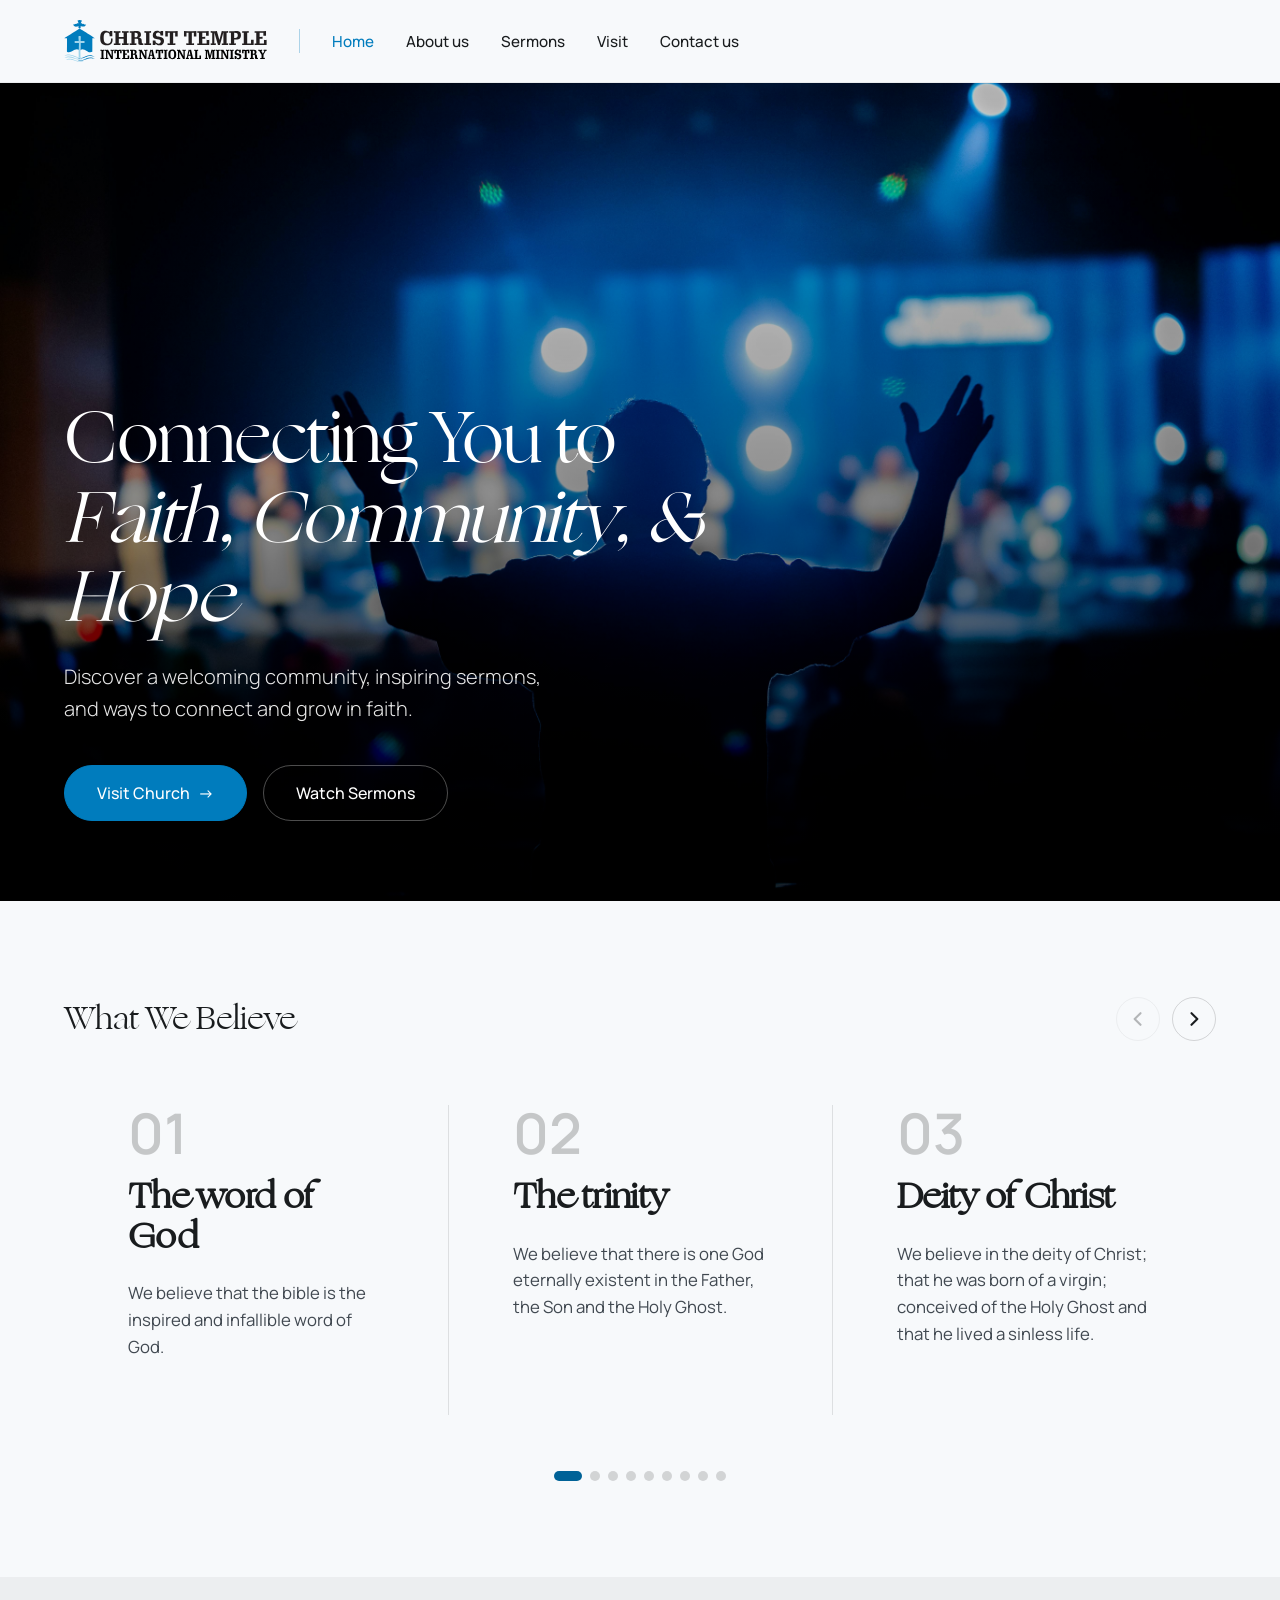
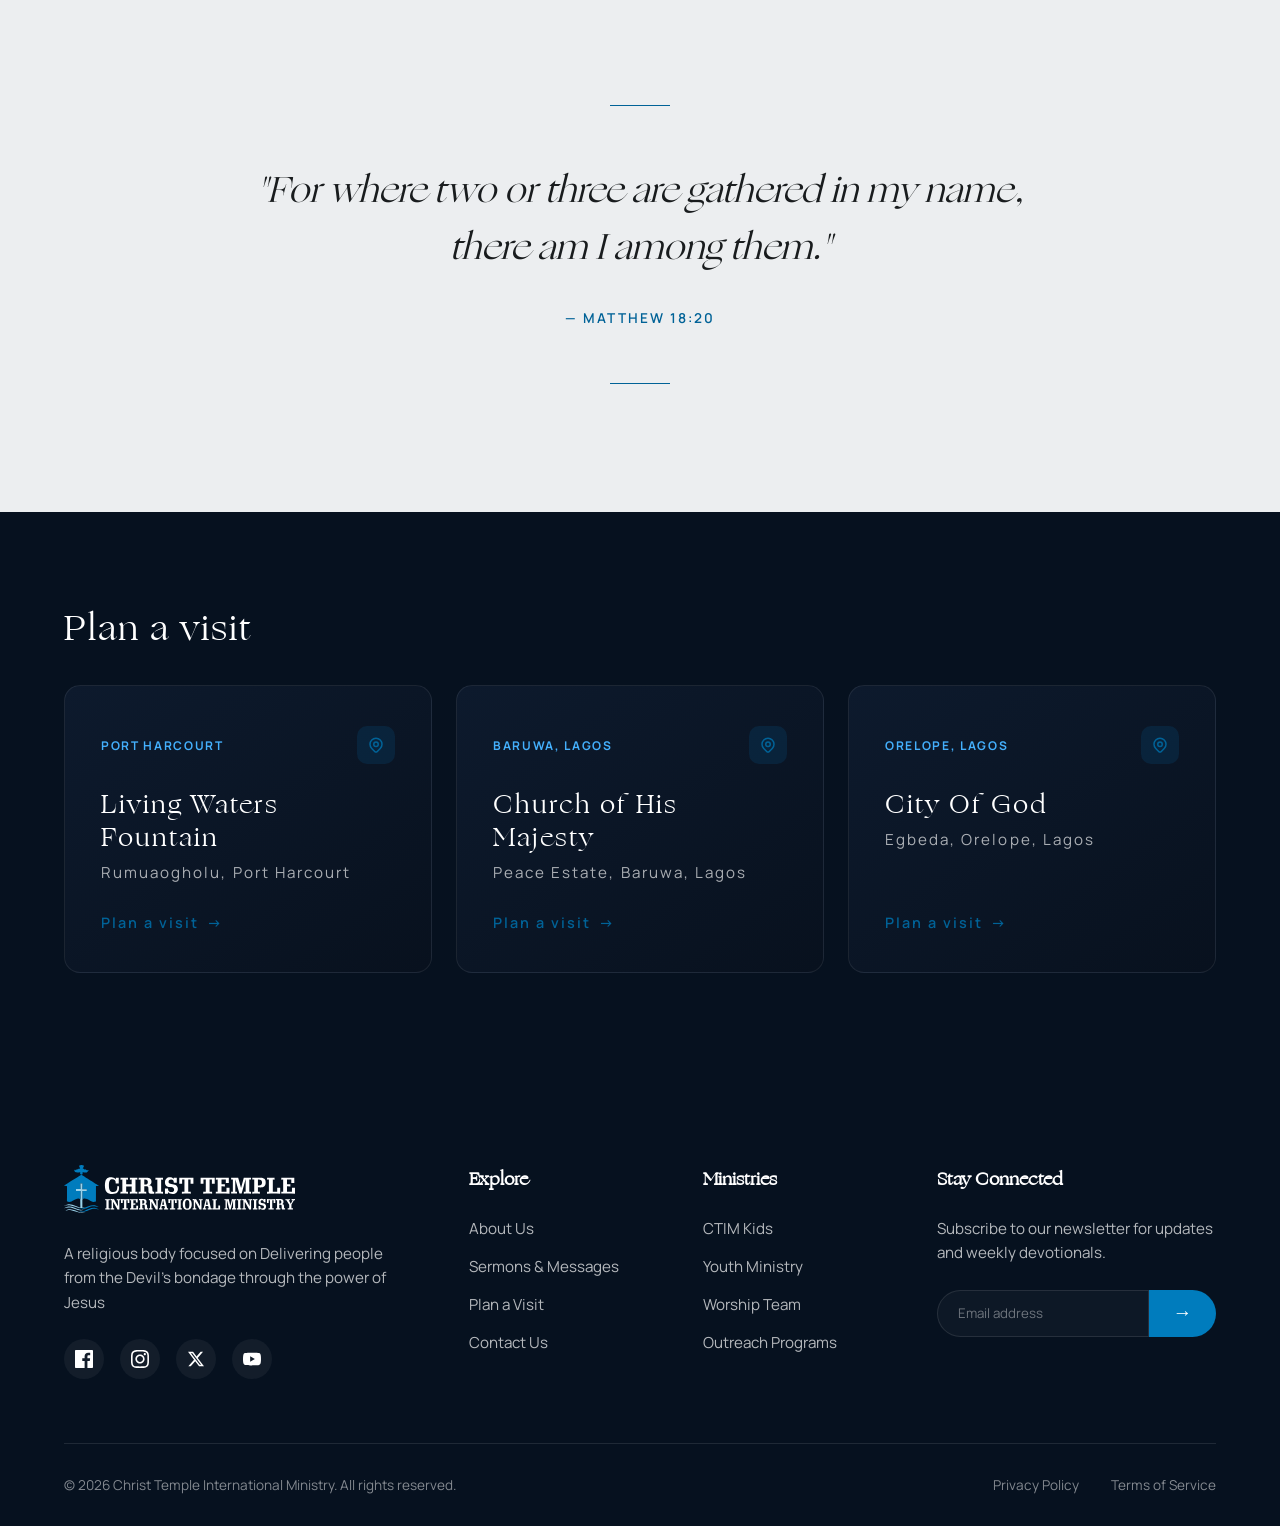
<file: index.html>
<!DOCTYPE html>
<html lang="en">

<head>
    <meta charset="UTF-8">
    <meta name="viewport" content="width=device-width, initial-scale=1.0">
    <title>Christ Temple International Ministry | Welcome to CTIM</title>

    <!-- Canonical URL -->
    <link rel="canonical" href="https://www.christtempleintl.org/">

    <!-- Favicon & App Icons -->
    <link rel="apple-touch-icon" sizes="180x180" href="/apple-touch-icon.png">
    <link rel="icon" type="image/png" sizes="32x32" href="/favicon-32x32.png">
    <link rel="icon" type="image/png" sizes="16x16" href="/favicon-16x16.png">
    <link rel="manifest" href="/site.webmanifest">

    <!-- SEO & Metadata -->
    <meta name="description" content="Welcome to Christ Temple International Ministry (CTIM). Join us in worship, faith, and fellowship across our church branches in Port Harcourt and Lagos, Nigeria.">
    <meta name="keywords" content="Christ Temple International Ministry, CTIM, church in Port Harcourt, church in Lagos, Christian worship Nigeria, Apostle Joseph Eloma, Sunday service, deliverance ministry">
    <meta name="author" content="Christ Temple International Ministry">
    <meta name="robots" content="index, follow">

    <!-- Open Graph / Facebook -->
    <meta property="og:type" content="website">
    <meta property="og:site_name" content="Christ Temple International Ministry">
    <meta property="og:url" content="https://www.christtempleintl.org/">
    <meta property="og:title" content="Christ Temple International Ministry | Welcome to CTIM">
    <meta property="og:description" content="Welcome to Christ Temple International Ministry (CTIM). Join us in worship, faith, and fellowship across our church branches in Port Harcourt and Lagos, Nigeria.">
    <meta property="og:image" content="https://www.christtempleintl.org/assets/images/extracted_logo.png">
    <meta property="og:image:alt" content="Christ Temple International Ministry Official Logo">
    <meta property="og:locale" content="en_NG">

    <!-- Twitter / X -->
    <meta property="twitter:card" content="summary_large_image">
    <meta property="twitter:site" content="@ChristTempleInt">
    <meta property="twitter:creator" content="@ChristTempleInt">
    <meta property="twitter:url" content="https://www.christtempleintl.org/">
    <meta property="twitter:title" content="Christ Temple International Ministry | Welcome to CTIM">
    <meta property="twitter:description" content="Welcome to Christ Temple International Ministry (CTIM). Join us in worship, faith, and fellowship across our church branches in Port Harcourt and Lagos, Nigeria.">
    <meta property="twitter:image" content="https://www.christtempleintl.org/assets/images/extracted_logo.png">
    
    <!-- Structured Data / JSON-LD -->
    <script type="application/ld+json">
    {
      "@context": "https://schema.org",
      "@graph": [
        {
          "@type": "WebSite",
          "@id": "https://www.christtempleintl.org/#website",
          "url": "https://www.christtempleintl.org/",
          "name": "Christ Temple International Ministry",
          "alternateName": "CTIM",
          "description": "Official website of Christ Temple International Ministry",
          "publisher": {
            "@id": "https://www.christtempleintl.org/#church"
          },
          "inLanguage": "en"
        },
        {
          "@type": ["Church", "PlaceOfWorship", "Organization"],
          "@id": "https://www.christtempleintl.org/#church",
          "name": "Christ Temple International Ministry",
          "alternateName": ["CTIM", "Christ Temple Ministries"],
          "url": "https://www.christtempleintl.org/",
          "logo": {
            "@type": "ImageObject",
            "url": "https://www.christtempleintl.org/assets/images/extracted_logo.png",
            "caption": "Christ Temple International Ministry Logo"
          },
          "image": "https://www.christtempleintl.org/assets/images/about_hero.png",
          "description": "Christ Temple International Ministry (CTIM) is a Christian religious body committed to preaching the uncompromised gospel of Jesus Christ, delivering believers, and building vibrant faith assemblies across Nigeria.",
          "slogan": "Connecting You to Faith, Community, & Hope",
          "email": "christtempleintlministry@gmail.com",
          "leader": {
            "@type": "Person",
            "@id": "https://www.christtempleintl.org/about.html#senior-pastor",
            "name": "Apostle Joseph Eloma",
            "jobTitle": "Senior Pastor"
          },
          "subLocation": [
            {
              "@type": "PlaceOfWorship",
              "@id": "https://www.christtempleintl.org/visit.html#port-harcourt",
              "name": "Christ Temple International Ministry - Living Waters Fountain (Port Harcourt)",
              "address": {
                "@type": "PostalAddress",
                "streetAddress": "Between Road 5 and Road 7 Rumuaogholu",
                "addressLocality": "Port Harcourt",
                "addressRegion": "Rivers State",
                "addressCountry": "NG"
              },
              "hasMap": "https://maps.app.goo.gl/A9NwRC36ZuacLRhL9"
            },
            {
              "@type": "PlaceOfWorship",
              "@id": "https://www.christtempleintl.org/visit.html#baruwa-lagos",
              "name": "Christ Temple International Ministry - Church of His Majesty (Baruwa, Lagos)",
              "address": {
                "@type": "PostalAddress",
                "streetAddress": "4b, 2nd Avenue, Peace Estate, 2 Storey Bus stop Baruwa",
                "addressLocality": "Ipaja, Lagos",
                "addressRegion": "Lagos State",
                "addressCountry": "NG"
              },
              "hasMap": "https://maps.app.goo.gl/71ZZPxghNBR29p216"
            },
            {
              "@type": "PlaceOfWorship",
              "@id": "https://www.christtempleintl.org/visit.html#orelope-lagos",
              "name": "Christ Temple International Ministry - City Of God (Orelope, Lagos)",
              "address": {
                "@type": "PostalAddress",
                "streetAddress": "9, Olaniyi Street off Orelope Street, Orelope Egbeda",
                "addressLocality": "Egbeda, Lagos",
                "addressRegion": "Lagos State",
                "addressCountry": "NG"
              },
              "hasMap": "https://maps.app.goo.gl/E2ukaSwKCMPJbdos7"
            }
          ],
          "sameAs": [
            "https://web.facebook.com/ChristTempleMinistriesNg",
            "https://instagram.com/christtempleng",
            "https://x.com/ChristTempleInt",
            "https://www.youtube.com/@christtempleinternationalm6173"
          ]
        },
        {
          "@type": "Person",
          "@id": "https://www.christtempleintl.org/about.html#senior-pastor",
          "name": "Apostle Joseph Eloma",
          "jobTitle": "Senior Pastor",
          "worksFor": {
            "@id": "https://www.christtempleintl.org/#church"
          },
          "image": "https://www.christtempleintl.org/assets/images/pastor_portrait.png"
        }
      ]
    }
    </script>
    
    <!-- Google Fonts -->
    <link rel="preconnect" href="https://fonts.googleapis.com">
    <link rel="preconnect" href="https://fonts.gstatic.com" crossorigin>
    <link
        href="https://fonts.googleapis.com/css2?family=Manrope:wght@300;400;500;600;700&family=Playfair+Display:ital,wght@0,400;0,500;1,400;1,500&display=swap"
        rel="stylesheet">
    <link rel="stylesheet" href="assets/css/style.css">
</head>

<body>

    <!-- Navigation -->
    <nav class="navbar">
        <div class="nav-left">
            <div class="logo-container">
                <a href="index.html">
                    <img src="assets/images/Christ Temple logo.svg" alt="Christ Temple International Ministry">
                </a>
            </div>
            <div class="nav-divider"></div>
            <ul class="nav-menu">
                <li><a href="#" class="active">Home</a></li>
                <li><a href="about.html">About us</a></li>
                <li><a href="sermons.html">Sermons</a></li>
                <li><a href="visit.html">Visit</a></li>
                <li><a href="contact.html">Contact us</a></li>
            </ul>
        </div>


        <button class="mobile-menu-btn" aria-label="Toggle menu">
            <svg xmlns="http://www.w3.org/2000/svg" width="24" height="24" fill="none" viewBox="0 0 24 24"
                stroke="currentColor">
                <path stroke-linecap="round" stroke-linejoin="round" stroke-width="2" d="M4 6h16M4 12h16M4 18h16" />
            </svg>
    </nav>
    <div class="nav-backdrop" id="navBackdrop"></div>

    <!-- Hero Section -->
    <section class="hero">
        <div class="hero-container">

            <div class="hero-content">
                <h1 class="hero-title">
                    Connecting You to <br>
                    <span class="serif-italic">Faith, Community, & Hope</span>
                </h1>

                <p class="hero-subtitle">
                    Discover a welcoming community, inspiring sermons, <br>
                    and ways to connect and grow in faith.
                </p>

                <div class="hero-buttons">
                    <a href="visit.html" class="btn btn-primary">
                        Visit Church <span class="arrow">&rarr;</span>
                    </a>
                    <a href="sermons.html" class="btn btn-ghost">
                        Watch Sermons
                    </a>
                </div>
            </div>


        </div>
    </section>

    <!-- What We Believe Section -->
    <section class="values-section">
        <div class="values-container">
            <div class="values-header">
                <h2 class="section-title">What We Believe</h2>
                <div class="slider-controls">
                    <button type="button" class="slider-arrow slider-prev" aria-label="Previous belief">
                        <svg xmlns="http://www.w3.org/2000/svg" width="20" height="20" fill="none" viewBox="0 0 24 24" stroke="currentColor">
                            <path stroke-linecap="round" stroke-linejoin="round" stroke-width="2.5" d="M15 19l-7-7 7-7"/>
                        </svg>
                    </button>
                    <button type="button" class="slider-arrow slider-next" aria-label="Next belief">
                        <svg xmlns="http://www.w3.org/2000/svg" width="20" height="20" fill="none" viewBox="0 0 24 24" stroke="currentColor">
                            <path stroke-linecap="round" stroke-linejoin="round" stroke-width="2.5" d="M9 5l7 7-7 7"/>
                        </svg>
                    </button>
                </div>
            </div>

            <div class="beliefs-slider-viewport">
                <div class="beliefs-slider-track">
                    <!-- 1 -->
                    <div class="value-card belief-slide-card">
                        <span class="value-number">01</span>
                        <h3 class="value-heading">The word of God</h3>
                        <p class="value-text">
                            We believe that the bible is the inspired and infallible word of God.
                        </p>
                    </div>

                    <!-- 2 -->
                    <div class="value-card belief-slide-card">
                        <span class="value-number">02</span>
                        <h3 class="value-heading">The trinity</h3>
                        <p class="value-text">
                            We believe that there is one God eternally existent in the Father, the Son and the Holy Ghost.
                        </p>
                    </div>

                    <!-- 3 -->
                    <div class="value-card belief-slide-card">
                        <span class="value-number">03</span>
                        <h3 class="value-heading">Deity of Christ</h3>
                        <p class="value-text">
                            We believe in the deity of Christ; that he was born of a virgin; conceived of the Holy Ghost and that he lived a sinless life.
                        </p>
                    </div>

                    <!-- 4 -->
                    <div class="value-card belief-slide-card">
                        <span class="value-number">04</span>
                        <h3 class="value-heading">Resurrection & ascension</h3>
                        <p class="value-text">
                            We believe that he died; that he rose again from the dead bodily and ascended into heaven bodily.
                        </p>
                    </div>

                    <!-- 5 -->
                    <div class="value-card belief-slide-card">
                        <span class="value-number">05</span>
                        <h3 class="value-heading">The second coming</h3>
                        <p class="value-text">
                            We believe in the rapture of the church and the second coming of Christ.
                        </p>
                    </div>

                    <!-- 6 -->
                    <div class="value-card belief-slide-card">
                        <span class="value-number">06</span>
                        <h3 class="value-heading">Cleansing from sin</h3>
                        <p class="value-text">
                            We believe that the only means of being cleansed from sin is repentance and faith in the precious blood of Jesus.
                        </p>
                    </div>

                    <!-- 7 -->
                    <div class="value-card belief-slide-card">
                        <span class="value-number">07</span>
                        <h3 class="value-heading">Personal salvation</h3>
                        <p class="value-text">
                            We believe that regeneration by the power of the Holy Ghost through the word of God is essential for personal salvation.
                        </p>
                    </div>

                    <!-- 8 -->
                    <div class="value-card belief-slide-card">
                        <span class="value-number">08</span>
                        <h3 class="value-heading">Divine healing</h3>
                        <p class="value-text">
                            We believe that the redemptive work of Christ on the cross provides divine healing for the body and salvation for the soul to everyone that believes.
                        </p>
                    </div>

                    <!-- 9 -->
                    <div class="value-card belief-slide-card">
                        <span class="value-number">09</span>
                        <h3 class="value-heading">Empowerment for service</h3>
                        <p class="value-text">
                            We believe in the receiving of the Holy Ghost giving divine enablement for Christian service and witness.
                        </p>
                    </div>

                    <!-- 10 -->
                    <div class="value-card belief-slide-card">
                        <span class="value-number">10</span>
                        <h3 class="value-heading">Sanctification</h3>
                        <p class="value-text">
                            We believe in the sanctifying power of the Holy Ghost unto God and from the world.
                        </p>
                    </div>

                    <!-- 11 -->
                    <div class="value-card belief-slide-card">
                        <span class="value-number">11</span>
                        <h3 class="value-heading">Final resurrection</h3>
                        <p class="value-text">
                            We believe in the final resurrection of both the saved and the lost. The former to eternal life and the latter to eternal judgement.
                        </p>
                    </div>
                </div>
            </div>

            <div class="slider-dots-container"></div>
        </div>
    </section>

    <!-- Quote Section -->
    <section class="quote-section">
        <div class="quote-container">
            <div class="quote-divider top"></div>

            <blockquote class="quote-text">
                "For where two or three are gathered in my name,<br>
                there am I among them."
            </blockquote>

            <cite class="quote-citation">&mdash; MATTHEW 18:20</cite>

            <div class="quote-divider bottom"></div>
        </div>
    </section>

    <!-- Plan a Visit Section -->
    <section class="visit-section">
        <div class="visit-container">
            <h2 class="visit-section-title">Plan a visit</h2>

            <div class="visit-grid">
                <!-- Branch 1 -->
                <a href="visit.html?branch=port-harcourt" class="visit-card">
                    <div class="visit-card-header">
                        <span class="visit-card-tag">Port Harcourt</span>
                        <div class="visit-card-icon">
                            <svg xmlns="http://www.w3.org/2000/svg" fill="none" viewBox="0 0 24 24" stroke="currentColor" stroke-width="2">
                                <path stroke-linecap="round" stroke-linejoin="round" d="M17.657 16.657L13.414 20.9a1.998 1.998 0 01-2.827 0l-4.244-4.243a8 8 0 1111.314 0z" />
                                <path stroke-linecap="round" stroke-linejoin="round" d="M15 11a3 3 0 11-6 0 3 3 0 016 0z" />
                            </svg>
                        </div>
                    </div>
                    <div class="visit-card-body">
                        <h3 class="visit-heading">Living Waters Fountain</h3>
                        <p class="visit-location">Rumuaogholu, Port Harcourt</p>
                    </div>
                    <div class="visit-card-footer">
                        <span>Plan a visit</span>
                        <span class="arrow">&rarr;</span>
                    </div>
                </a>

                <!-- Branch 2 -->
                <a href="visit.html?branch=baruwa-lagos" class="visit-card">
                    <div class="visit-card-header">
                        <span class="visit-card-tag">Baruwa, Lagos</span>
                        <div class="visit-card-icon">
                            <svg xmlns="http://www.w3.org/2000/svg" fill="none" viewBox="0 0 24 24" stroke="currentColor" stroke-width="2">
                                <path stroke-linecap="round" stroke-linejoin="round" d="M17.657 16.657L13.414 20.9a1.998 1.998 0 01-2.827 0l-4.244-4.243a8 8 0 1111.314 0z" />
                                <path stroke-linecap="round" stroke-linejoin="round" d="M15 11a3 3 0 11-6 0 3 3 0 016 0z" />
                            </svg>
                        </div>
                    </div>
                    <div class="visit-card-body">
                        <h3 class="visit-heading">Church of His Majesty</h3>
                        <p class="visit-location">Peace Estate, Baruwa, Lagos</p>
                    </div>
                    <div class="visit-card-footer">
                        <span>Plan a visit</span>
                        <span class="arrow">&rarr;</span>
                    </div>
                </a>

                <!-- Branch 3 -->
                <a href="visit.html?branch=orelope-lagos" class="visit-card">
                    <div class="visit-card-header">
                        <span class="visit-card-tag">Orelope, Lagos</span>
                        <div class="visit-card-icon">
                            <svg xmlns="http://www.w3.org/2000/svg" fill="none" viewBox="0 0 24 24" stroke="currentColor" stroke-width="2">
                                <path stroke-linecap="round" stroke-linejoin="round" d="M17.657 16.657L13.414 20.9a1.998 1.998 0 01-2.827 0l-4.244-4.243a8 8 0 1111.314 0z" />
                                <path stroke-linecap="round" stroke-linejoin="round" d="M15 11a3 3 0 11-6 0 3 3 0 016 0z" />
                            </svg>
                        </div>
                    </div>
                    <div class="visit-card-body">
                        <h3 class="visit-heading">City Of God</h3>
                        <p class="visit-location">Egbeda, Orelope, Lagos</p>
                    </div>
                    <div class="visit-card-footer">
                        <span>Plan a visit</span>
                        <span class="arrow">&rarr;</span>
                    </div>
                </a>
            </div>
        </div>
    </section>

    <!-- Footer Section -->
    <footer class="footer">
        <div class="footer-container">
            <div class="footer-grid">
                <!-- Column 1: Brand -->
                <div class="footer-col brand-col">
                    <img src="assets/images/CTIM_LOGO_WHITE.svg" alt="Christ Temple Logo" class="footer-logo">
                    <p class="footer-text">
                        A religious body focused on Delivering people from the Devil's bondage through the power of Jesus
                    </p>
                    <div class="social-links">
                        <a href="https://web.facebook.com/ChristTempleMinistriesNg" class="social-icon" target="_blank"
                            rel="noopener noreferrer" aria-label="Facebook">
                            <svg xmlns="http://www.w3.org/2000/svg" width="18" height="18" fill="currentColor"
                                viewBox="0 0 24 24">
                                <path
                                    d="M22.675 0h-21.35c-.732 0-1.325.593-1.325 1.325v21.351c0 .731.593 1.324 1.325 1.324h11.495v-9.294h-3.128v-3.622h3.128v-2.671c0-3.1 1.893-4.788 4.659-4.788 1.325 0 2.463.099 2.795.143v3.24l-1.918.001c-1.504 0-1.795.715-1.795 1.763v2.313h3.587l-.467 3.622h-3.12v9.293h6.116c.73 0 1.323-.593 1.323-1.325v-21.35c0-.732-.593-1.325-1.325-1.325z" />
                            </svg>
                        </a>
                        <a href="https://instagram.com/christtempleng" class="social-icon" target="_blank"
                            rel="noopener noreferrer" aria-label="Instagram">
                            <svg xmlns="http://www.w3.org/2000/svg" width="18" height="18" fill="currentColor"
                                viewBox="0 0 24 24">
                                <path
                                    d="M12 2.163c3.204 0 3.584.012 4.85.07 3.252.148 4.771 1.691 4.919 4.919.058 1.265.069 1.645.069 4.849 0 3.205-.012 3.584-.069 4.849-.149 3.225-1.664 4.771-4.919 4.919-1.266.058-1.644.07-4.85.07-3.204 0-3.584-.012-4.849-.07-3.26-.149-4.771-1.699-4.919-4.92-.058-1.265-.07-1.644-.07-4.849 0-3.204.013-3.583.07-4.849.149-3.227 1.664-4.771 4.919-4.919 1.266-.057 1.645-.069 4.849-.069zm0-2.163c-3.259 0-3.667.014-4.947.072-4.358.2-6.78 2.618-6.98 6.98-.059 1.281-.073 1.689-.073 4.948 0 3.259.014 3.668.072 4.948.2 4.358 2.618 6.78 6.98 6.98 1.281.058 1.689.072 4.948.072 3.259 0 3.668-.014 4.948-.072 4.354-.2 6.782-2.618 6.979-6.98.059-1.28.073-1.689.073-4.948 0-3.259-.014-3.667-.072-4.947-.196-4.354-2.617-6.78-6.979-6.98-1.281-.059-1.69-.073-4.949-.073zm0 5.838c-3.403 0-6.162 2.759-6.162 6.162s2.759 6.163 6.162 6.163 6.162-2.759 6.162-6.163c0-3.403-2.759-6.162-6.162-6.162zm0 10.162c-2.209 0-4-1.79-4-4s1.791-4 4-4 4 1.79 4 4-1.791 4-4 4zm6.406-11.845c-.796 0-1.441.645-1.441 1.44s.645 1.44 1.441 1.44c.795 0 1.439-.645 1.439-1.44s-.644-1.44-1.439-1.44z" />
                            </svg>
                        </a>
                        <a href="https://x.com/ChristTempleInt" class="social-icon" target="_blank"
                            rel="noopener noreferrer" aria-label="X (Twitter)">
                            <svg xmlns="http://www.w3.org/2000/svg" width="16" height="16" fill="currentColor"
                                viewBox="0 0 16 16">
                                <path
                                    d="M12.6.75h2.454l-5.36 6.142L16 15.25h-4.937l-3.867-5.07-4.425 5.07H.316l5.733-6.57L0 .75h5.063l3.495 4.633L12.601.75Zm-.86 13.028h1.36L4.323 2.145H2.865l8.875 11.633Z" />
                            </svg>
                        </a>
                        <a href="https://www.youtube.com/@christtempleinternationalm6173" class="social-icon"
                            target="_blank" rel="noopener noreferrer" aria-label="YouTube">
                            <svg xmlns="http://www.w3.org/2000/svg" width="18" height="18" fill="currentColor"
                                viewBox="0 0 24 24">
                                <path
                                    d="M23.498 6.186a3.016 3.016 0 0 0-2.122-2.136C19.505 3.5 12 3.5 12 3.5s-7.505 0-9.377.55a3.015 3.015 0 0 0-2.122 2.136C0 8.07 0 12 0 12s0 3.93.502 5.814a3.016 3.016 0 0 0 2.122 2.136c1.871.55 9.376.55 9.376.55s7.505 0 9.377-.55a3.015 3.015 0 0 0 2.122-2.136C24 15.93 24 12 24 12s0-3.93-.502-5.814zM9.545 15.568V8.432L15.818 12l-6.273 3.568z" />
                            </svg>
                        </a>
                    </div>
                </div>

                <!-- Column 2: Quick Links -->
                <div class="footer-col">
                    <h4 class="footer-heading">Explore</h4>
                    <ul class="footer-links">
                        <li><a href="about.html">About Us</a></li>
                        <li><a href="sermons.html">Sermons &amp; Messages</a></li>
                        <li><a href="visit.html">Plan a Visit</a></li>
                        <li><a href="contact.html">Contact Us</a></li>
                    </ul>
                </div>

                <!-- Column 3: Ministries -->
                <div class="footer-col">
                    <h4 class="footer-heading">Ministries</h4>
                    <ul class="footer-links">
                        <li><a href="contact.html?subject=ministry">CTIM Kids</a></li>
                        <li><a href="contact.html?subject=ministry">Youth Ministry</a></li>
                        <li><a href="contact.html?subject=ministry">Worship Team</a></li>
                        <li><a href="contact.html?subject=ministry">Outreach Programs</a></li>
                    </ul>
                </div>

                <!-- Column 4: Newsletter -->
                <div class="footer-col newsletter-col">
                    <h4 class="footer-heading">Stay Connected</h4>
                    <p class="footer-text">Subscribe to our newsletter for updates and weekly devotionals.</p>
                    <form class="newsletter-form" action="subscribe.php" method="POST">
                        <input type="email" name="email" placeholder="Email address" required>
                        <button type="submit">&rarr;</button>
                    </form>
                </div>
            </div>

            <div class="footer-bottom">
                <p>&copy; 2026 Christ Temple International Ministry. All rights reserved.</p>
                <div class="footer-legal">
                    <a href="#">Privacy Policy</a>
                    <a href="#">Terms of Service</a>
                </div>
            </div>
        </div>
    </footer>

    <script>
        document.addEventListener('DOMContentLoaded', () => {
            const mobileMenuBtn = document.querySelector('.mobile-menu-btn');
            const navbar = document.querySelector('.navbar');
            const navBackdrop = document.getElementById('navBackdrop');
            const navLinks = document.querySelectorAll('.nav-menu a');

            function toggleMenu(open) {
                const isOpen = open !== undefined ? open : !navbar.classList.contains('mobile-open');
                navbar.classList.toggle('mobile-open', isOpen);
                if (navBackdrop) navBackdrop.classList.toggle('active', isOpen);
                document.body.classList.toggle('menu-open', isOpen);
                if (mobileMenuBtn) {
                    mobileMenuBtn.setAttribute('aria-expanded', isOpen);
                }
            }

            if (mobileMenuBtn) {
                mobileMenuBtn.addEventListener('click', (e) => {
                    e.stopPropagation();
                    toggleMenu();
                });
            }

            if (navBackdrop) {
                navBackdrop.addEventListener('click', () => toggleMenu(false));
            }

            navLinks.forEach(link => {
                link.addEventListener('click', () => toggleMenu(false));
            });

            // What We Believe Slider Interactivity
            function initBeliefsSlider() {
                const sliderSections = document.querySelectorAll('.values-section');
                sliderSections.forEach(section => {
                    const track = section.querySelector('.beliefs-slider-track');
                    if (!track) return;

                    const cards = section.querySelectorAll('.value-card');
                    const prevBtn = section.querySelector('.slider-prev');
                    const nextBtn = section.querySelector('.slider-next');
                    const dotsContainer = section.querySelector('.slider-dots-container');

                    let currentIndex = 0;
                    let autoplayTimer = null;
                    let startX = 0;
                    let isDragging = false;

                    function getVisibleCardsCount() {
                        if (window.innerWidth <= 640) return 1;
                        if (window.innerWidth <= 1024) return 2;
                        return 3;
                    }

                    function getMaxIndex() {
                        const visible = getVisibleCardsCount();
                        return Math.max(0, cards.length - visible);
                    }

                    function renderDots() {
                        if (!dotsContainer) return;
                        dotsContainer.innerHTML = '';
                        const maxIdx = getMaxIndex();
                        for (let i = 0; i <= maxIdx; i++) {
                            const dot = document.createElement('button');
                            dot.className = `slider-dot ${i === currentIndex ? 'active' : ''}`;
                            dot.setAttribute('aria-label', `Go to slide ${i + 1}`);
                            dot.addEventListener('click', () => {
                                currentIndex = i;
                                updateSlider();
                                resetAutoplay();
                            });
                            dotsContainer.appendChild(dot);
                        }
                    }

                    function updateSlider() {
                        const maxIdx = getMaxIndex();
                        if (currentIndex > maxIdx) currentIndex = maxIdx;
                        if (currentIndex < 0) currentIndex = 0;

                        const visible = getVisibleCardsCount();
                        const offsetPercent = currentIndex * (100 / visible);
                        track.style.transform = `translateX(-${offsetPercent}%)`;

                        cards.forEach((card, idx) => {
                            if (idx === currentIndex || window.innerWidth <= 640) {
                                card.style.borderLeft = 'none';
                            } else {
                                card.style.borderLeft = '1px solid rgba(0, 0, 0, 0.1)';
                            }
                        });

                        if (prevBtn) prevBtn.disabled = currentIndex === 0;
                        if (nextBtn) nextBtn.disabled = currentIndex >= maxIdx;

                        if (dotsContainer) {
                            const dots = dotsContainer.querySelectorAll('.slider-dot');
                            dots.forEach((dot, idx) => {
                                dot.classList.toggle('active', idx === currentIndex);
                            });
                        }
                    }

                    function nextSlide() {
                        const maxIdx = getMaxIndex();
                        if (currentIndex < maxIdx) {
                            currentIndex++;
                        } else {
                            currentIndex = 0;
                        }
                        updateSlider();
                    }

                    function prevSlide() {
                        if (currentIndex > 0) {
                            currentIndex--;
                        } else {
                            currentIndex = getMaxIndex();
                        }
                        updateSlider();
                    }

                    function startAutoplay() {
                        stopAutoplay();
                        autoplayTimer = setInterval(nextSlide, 5000);
                    }

                    function stopAutoplay() {
                        if (autoplayTimer) clearInterval(autoplayTimer);
                    }

                    function resetAutoplay() {
                        stopAutoplay();
                        startAutoplay();
                    }

                    if (nextBtn) {
                        nextBtn.addEventListener('click', () => {
                            nextSlide();
                            resetAutoplay();
                        });
                    }

                    if (prevBtn) {
                        prevBtn.addEventListener('click', () => {
                            prevSlide();
                            resetAutoplay();
                        });
                    }

                    track.addEventListener('touchstart', (e) => {
                        isDragging = true;
                        startX = e.touches[0].clientX;
                        stopAutoplay();
                    }, { passive: true });

                    track.addEventListener('touchend', (e) => {
                        if (!isDragging) return;
                        isDragging = false;
                        const endX = e.changedTouches[0].clientX;
                        const diff = startX - endX;
                        if (Math.abs(diff) > 40) {
                            if (diff > 0) {
                                nextSlide();
                            } else {
                                prevSlide();
                            }
                        }
                        startAutoplay();
                    }, { passive: true });

                    section.addEventListener('mouseenter', stopAutoplay);
                    section.addEventListener('mouseleave', startAutoplay);

                    window.addEventListener('resize', () => {
                        renderDots();
                        updateSlider();
                    });

                    renderDots();
                    updateSlider();
                    startAutoplay();
                });
            }

            initBeliefsSlider();
        });
    </script>
</body>

</html>
</file>
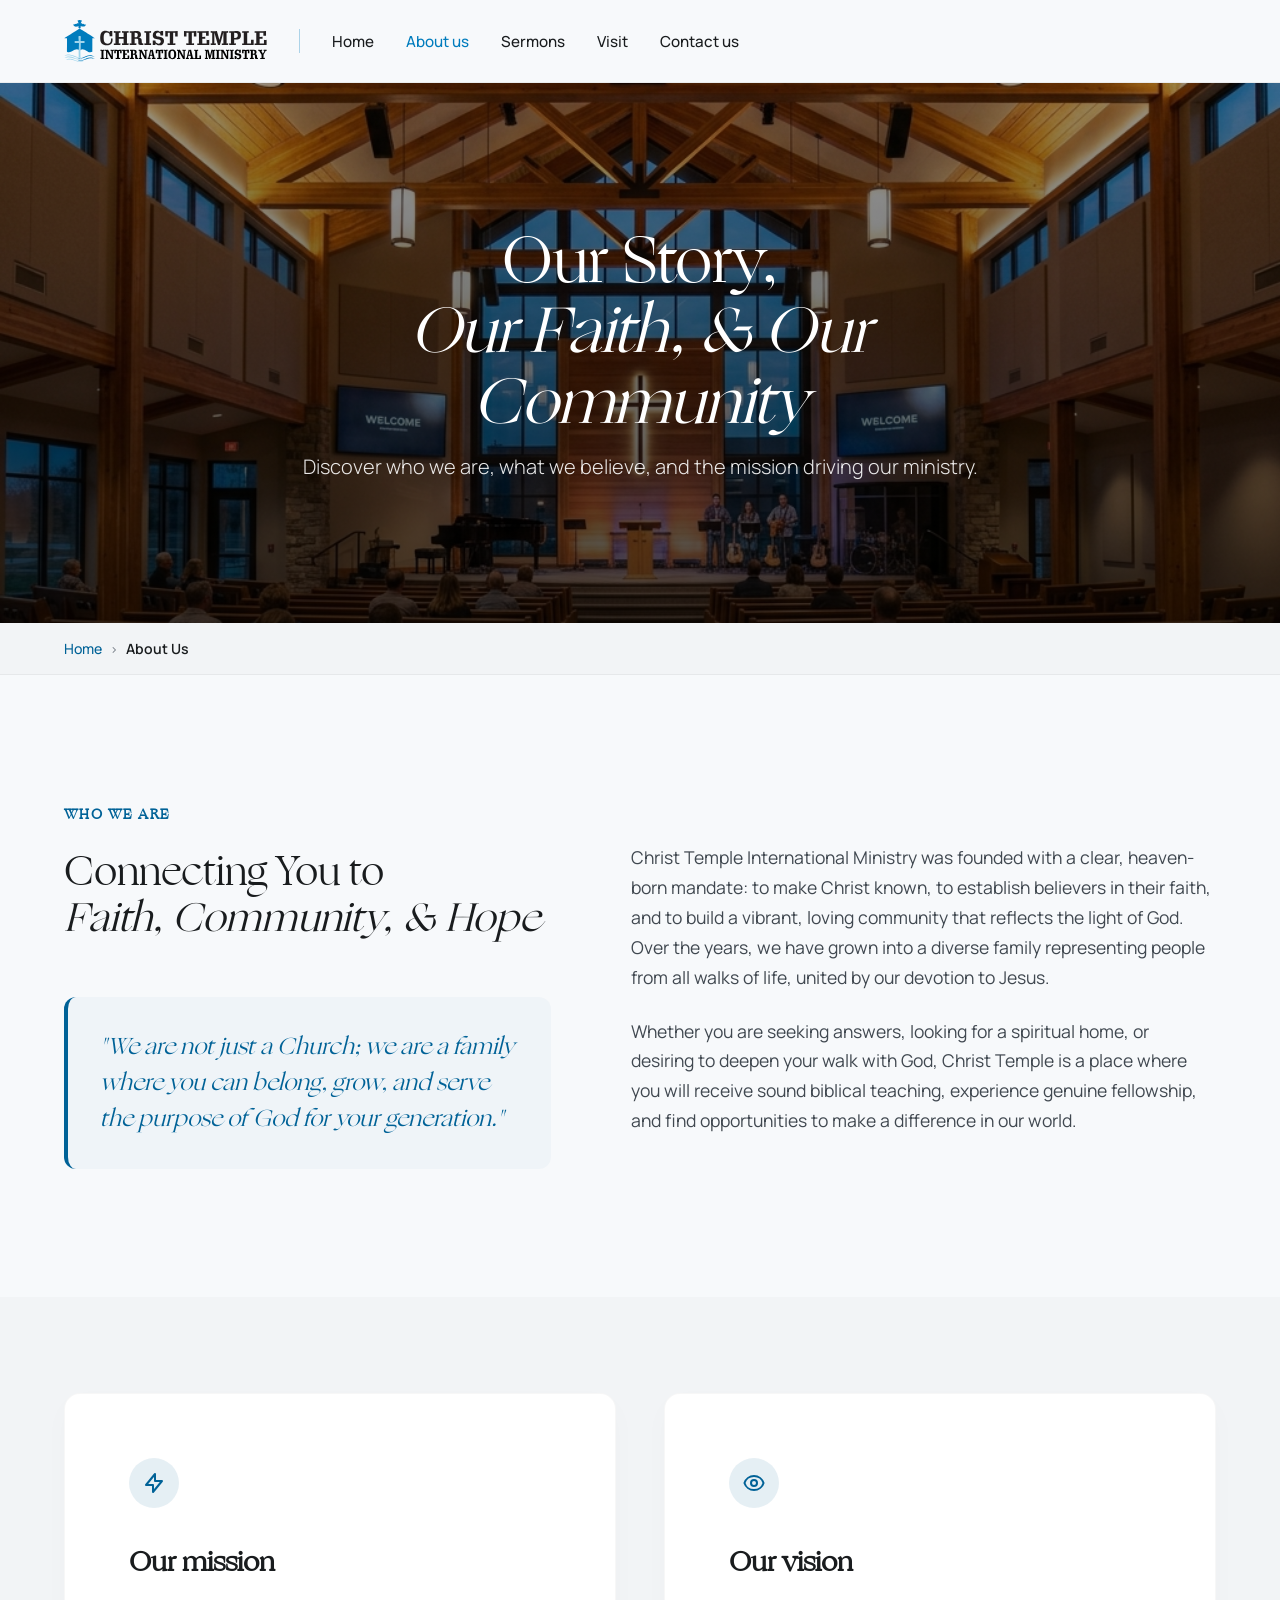
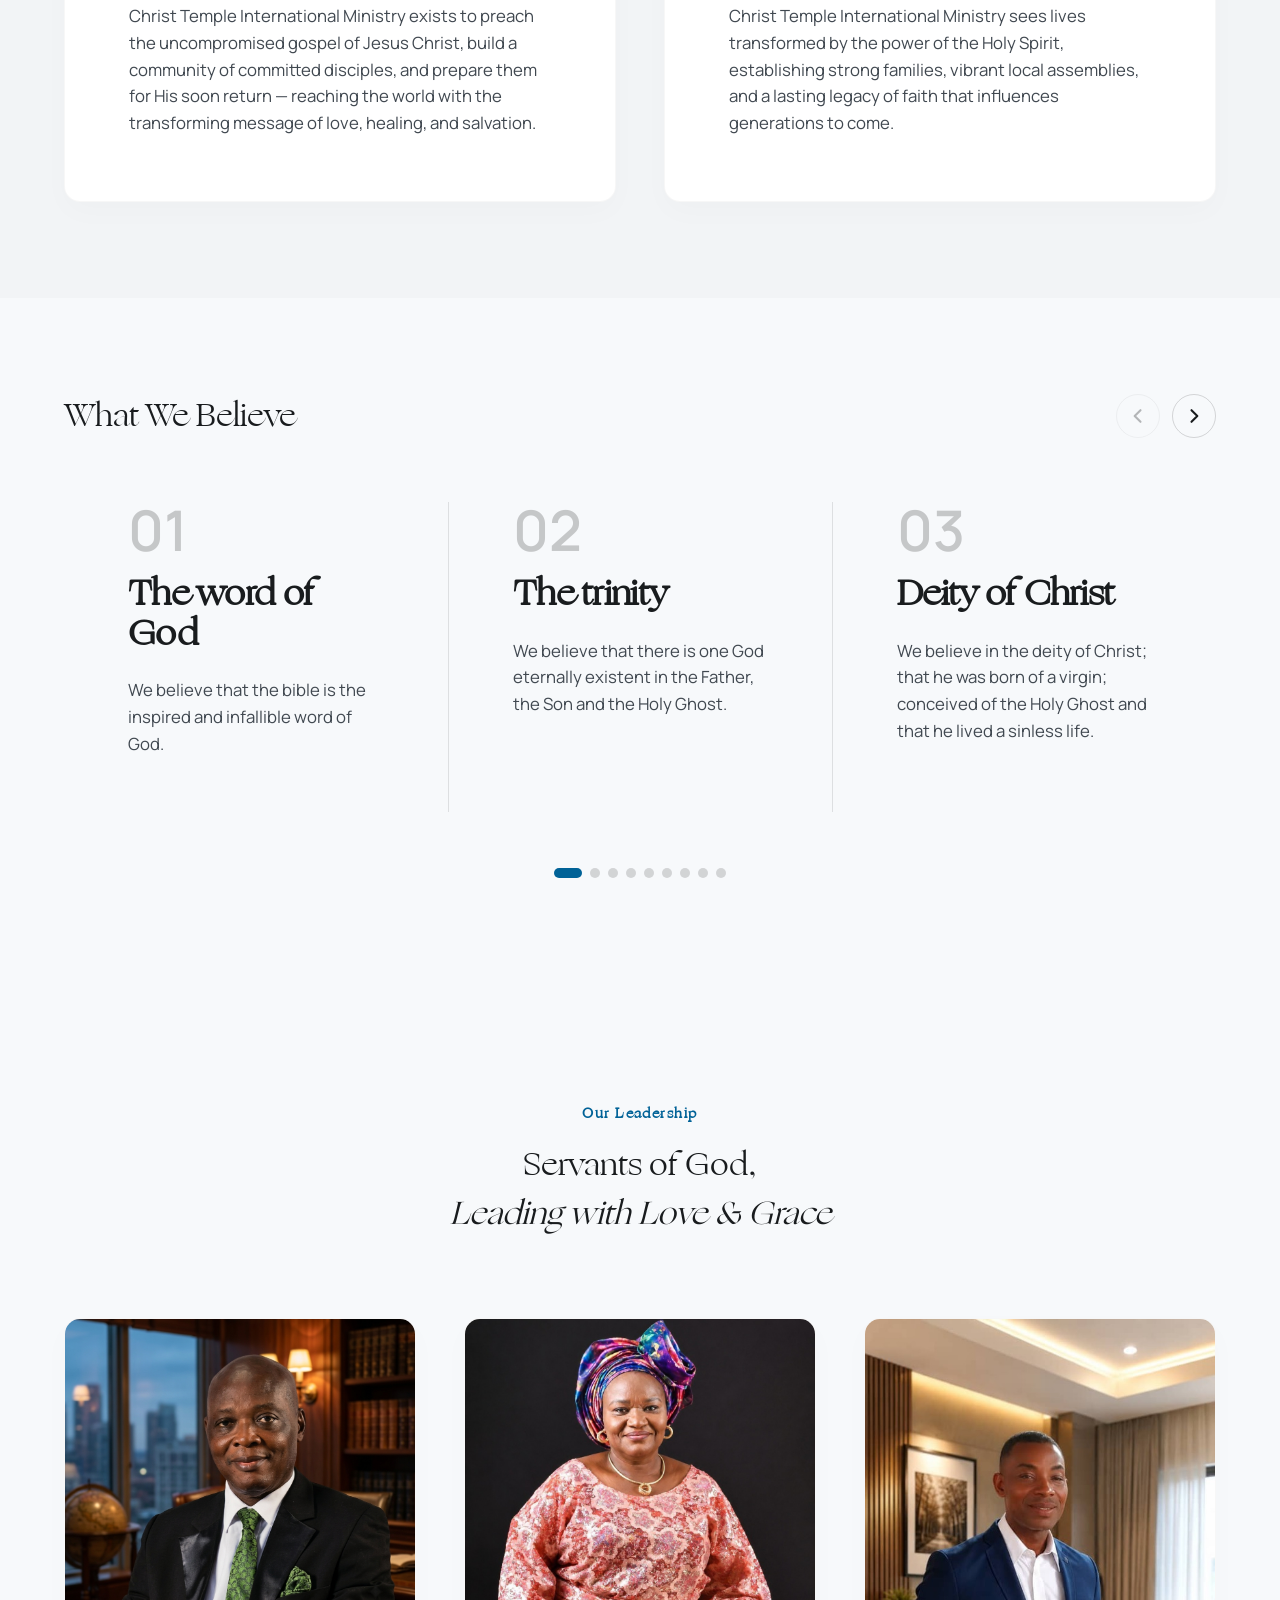
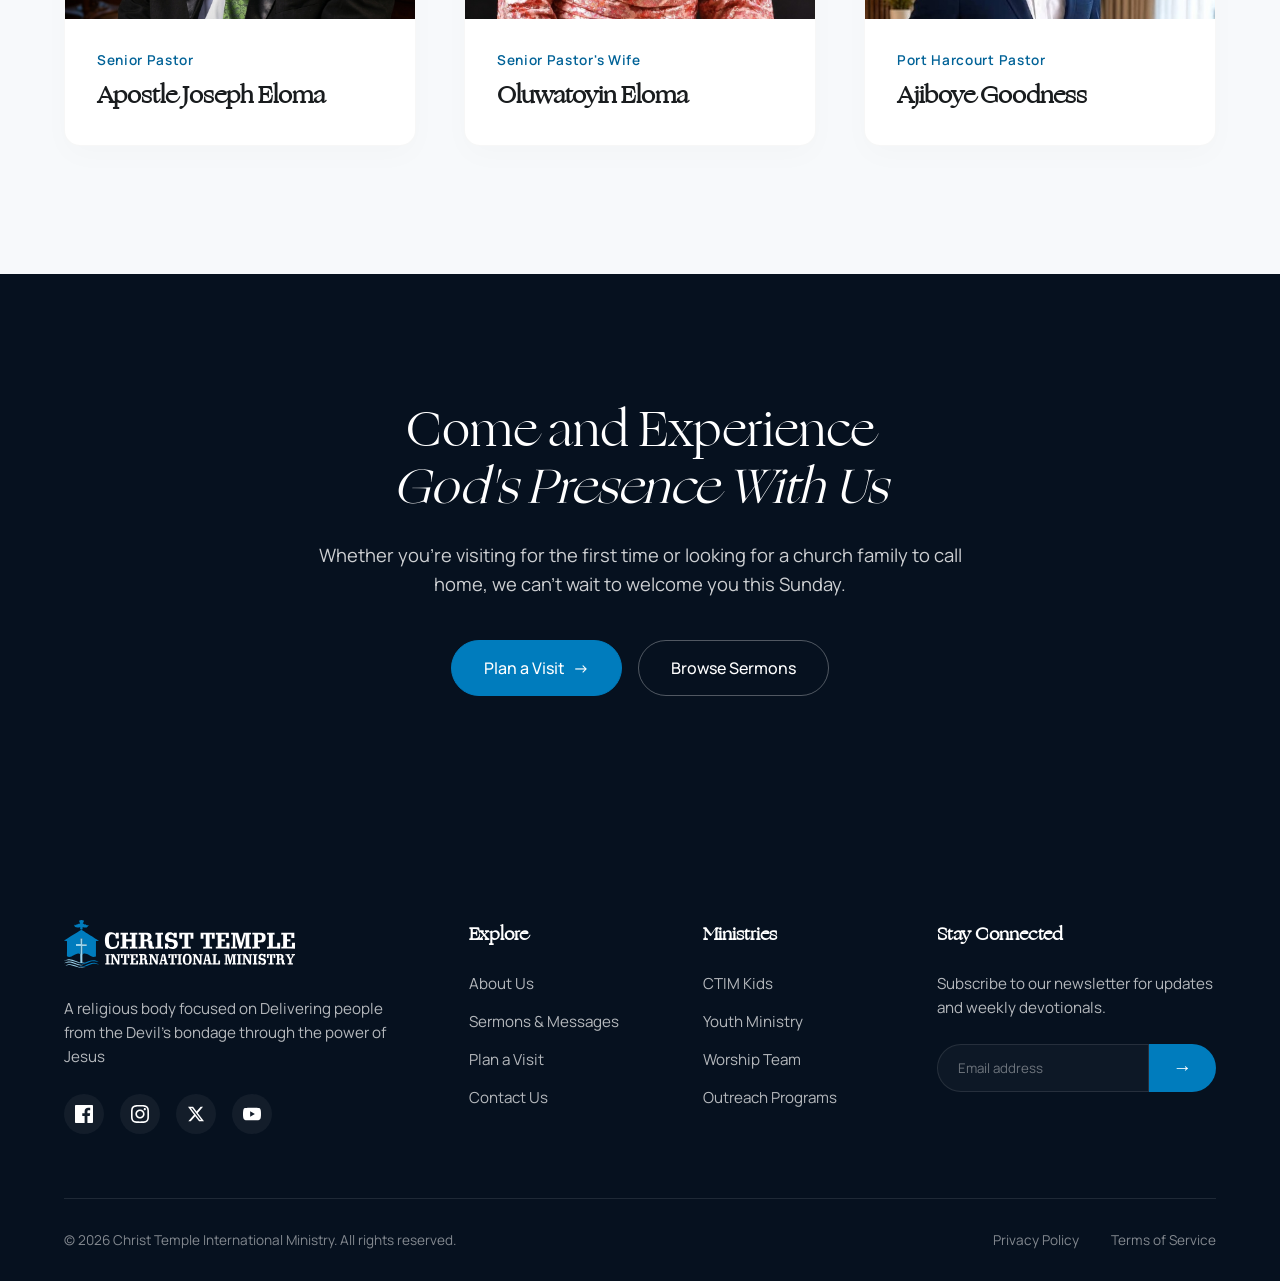
<file: about.html>
<!DOCTYPE html>
<html lang="en">

<head>
    <meta charset="UTF-8">
    <meta name="viewport" content="width=device-width, initial-scale=1.0">
    <title>About Us | Christ Temple International Ministry (CTIM)</title>

    <!-- Canonical URL -->
    <link rel="canonical" href="https://www.christtempleintl.org/about.html">

    <!-- Favicon & App Icons -->
    <link rel="apple-touch-icon" sizes="180x180" href="/apple-touch-icon.png">
    <link rel="icon" type="image/png" sizes="32x32" href="/favicon-32x32.png">
    <link rel="icon" type="image/png" sizes="16x16" href="/favicon-16x16.png">
    <link rel="manifest" href="/site.webmanifest">

    <!-- SEO & Metadata -->
    <meta name="description" content="Learn about Christ Temple International Ministry (CTIM), our leadership led by Senior Pastor Apostle Joseph Eloma, our mission, vision, and core faith doctrines.">
    <meta name="keywords" content="About Christ Temple International Ministry, CTIM history, church mission, Apostle Joseph Eloma, church leadership, Christian doctrines, Port Harcourt, Lagos">
    <meta name="author" content="Christ Temple International Ministry">
    <meta name="robots" content="index, follow">

    <!-- Open Graph / Facebook -->
    <meta property="og:type" content="website">
    <meta property="og:site_name" content="Christ Temple International Ministry">
    <meta property="og:url" content="https://www.christtempleintl.org/about.html">
    <meta property="og:title" content="About Us | Christ Temple International Ministry (CTIM)">
    <meta property="og:description" content="Learn about Christ Temple International Ministry (CTIM), our leadership led by Senior Pastor Apostle Joseph Eloma, our mission, vision, and core faith doctrines.">
    <meta property="og:image" content="https://www.christtempleintl.org/assets/images/about_hero.png">
    <meta property="og:image:alt" content="Christ Temple International Ministry Congregation and Leadership">
    <meta property="og:locale" content="en_NG">

    <!-- Twitter / X -->
    <meta property="twitter:card" content="summary_large_image">
    <meta property="twitter:site" content="@ChristTempleInt">
    <meta property="twitter:creator" content="@ChristTempleInt">
    <meta property="twitter:url" content="https://www.christtempleintl.org/about.html">
    <meta property="twitter:title" content="About Us | Christ Temple International Ministry (CTIM)">
    <meta property="twitter:description" content="Learn about Christ Temple International Ministry (CTIM), our leadership led by Senior Pastor Apostle Joseph Eloma, our mission, vision, and core faith doctrines.">
    <meta property="twitter:image" content="https://www.christtempleintl.org/assets/images/about_hero.png">
    
    <!-- Structured Data / JSON-LD -->
    <script type="application/ld+json">
    {
      "@context": "https://schema.org",
      "@graph": [
        {
          "@type": "AboutPage",
          "@id": "https://www.christtempleintl.org/about.html#webpage",
          "url": "https://www.christtempleintl.org/about.html",
          "name": "About Us | Christ Temple International Ministry (CTIM)",
          "description": "Information about the history, vision, mission, beliefs, and pastoral leadership of Christ Temple International Ministry.",
          "isPartOf": {
            "@id": "https://www.christtempleintl.org/#website"
          },
          "mainEntity": {
            "@id": "https://www.christtempleintl.org/#church"
          },
          "breadcrumb": {
            "@id": "https://www.christtempleintl.org/about.html#breadcrumb"
          }
        },
        {
          "@type": "BreadcrumbList",
          "@id": "https://www.christtempleintl.org/about.html#breadcrumb",
          "itemListElement": [
            {
              "@type": "ListItem",
              "position": 1,
              "name": "Home",
              "item": "https://www.christtempleintl.org/"
            },
            {
              "@type": "ListItem",
              "position": 2,
              "name": "About Us",
              "item": "https://www.christtempleintl.org/about.html"
            }
          ]
        },
        {
          "@type": "Person",
          "@id": "https://www.christtempleintl.org/about.html#senior-pastor",
          "name": "Apostle Joseph Eloma",
          "jobTitle": "Senior Pastor",
          "description": "Senior Pastor and Spiritual Leader of Christ Temple International Ministry.",
          "worksFor": {
            "@type": "Church",
            "name": "Christ Temple International Ministry",
            "url": "https://www.christtempleintl.org/"
          },
          "image": "https://www.christtempleintl.org/assets/images/pastor_portrait.png"
        },
        {
          "@type": "Person",
          "@id": "https://www.christtempleintl.org/about.html#pastor-wife",
          "name": "Oluwatoyin Eloma",
          "jobTitle": "Senior Pastor's Wife",
          "description": "Senior Pastor's Wife and Ministry Leader at Christ Temple International Ministry.",
          "worksFor": {
            "@type": "Church",
            "name": "Christ Temple International Ministry",
            "url": "https://www.christtempleintl.org/"
          },
          "image": "https://www.christtempleintl.org/assets/images/pastor_wife_tokunbo.jpg"
        },
        {
          "@type": "Person",
          "@id": "https://www.christtempleintl.org/about.html#pastor-portharcourt",
          "name": "Ajiboye Goodness",
          "jobTitle": "Pastor",
          "description": "Resident Pastor of Christ Temple International Ministry, Living Waters Fountain Assembly, Port Harcourt.",
          "worksFor": {
            "@type": "PlaceOfWorship",
            "name": "Christ Temple International Ministry (Living Waters Fountain, Port Harcourt)",
            "url": "https://www.christtempleintl.org/visit.html#port-harcourt"
          },
          "image": "https://www.christtempleintl.org/assets/images/pastor_ajiboye.jpg"
        }
      ]
    }
    </script>

    <!-- Google Fonts -->
    <link rel="preconnect" href="https://fonts.googleapis.com">
    <link rel="preconnect" href="https://fonts.gstatic.com" crossorigin>
    <link
        href="https://fonts.googleapis.com/css2?family=Manrope:wght@300;400;500;600;700&family=Playfair+Display:ital,wght@0,400;0,500;1,400;1,500&display=swap"
        rel="stylesheet">
    <link rel="stylesheet" href="assets/css/style.css">
</head>

<body>

    <!-- Navigation -->
    <nav class="navbar">
        <div class="nav-left">
            <div class="logo-container">
                <a href="index.html">
                    <img src="assets/images/Christ Temple logo.svg" alt="Christ Temple International Ministry">
                </a>
            </div>
            <div class="nav-divider"></div>
            <ul class="nav-menu">
                <li><a href="index.html">Home</a></li>
                <li><a href="about.html" class="active">About us</a></li>
                <li><a href="sermons.html">Sermons</a></li>
                <li><a href="visit.html">Visit</a></li>
                <li><a href="contact.html">Contact us</a></li>
            </ul>
        </div>


        <button class="mobile-menu-btn" aria-label="Toggle menu">
            <svg xmlns="http://www.w3.org/2000/svg" width="24" height="24" fill="none" viewBox="0 0 24 24"
                stroke="currentColor">
                <path stroke-linecap="round" stroke-linejoin="round" stroke-width="2" d="M4 6h16M4 12h16M4 18h16" />
            </svg>
    </nav>
    <div class="nav-backdrop" id="navBackdrop"></div>

    <!-- About Hero Section -->
    <section class="about-hero">
        <div class="about-hero-content">
            <h1 class="about-hero-title">
                Our Story, <br>
                <span class="serif-italic">Our Faith, & Our Community</span>
            </h1>
            <p class="about-hero-subtitle">
                Discover who we are, what we believe, and the mission driving our ministry.
            </p>
        </div>
    </section>

    <!-- SEO Breadcrumb Navigation -->
    <nav class="breadcrumb-nav" aria-label="Breadcrumb">
        <ol class="breadcrumb-list">
            <li class="breadcrumb-item"><a href="index.html">Home</a></li>
            <li class="breadcrumb-separator" aria-hidden="true">&rsaquo;</li>
            <li class="breadcrumb-item active" aria-current="page">About Us</li>
        </ol>
    </nav>

    <!-- Story Section -->
    <section class="story-section">
        <div class="story-container">
            <div class="story-left">
                <span class="story-tag">Who we are</span>
                <h2 class="story-title">
                    Connecting You to <br>
                    <span class="serif-italic">Faith, Community, & Hope</span>
                </h2>
                <blockquote class="story-highlight">
                    "We are not just a Church; we are a family where you can belong, grow, and serve the purpose of God
                    for your generation."
                </blockquote>
            </div>
            <div class="story-right">
                <p class="story-text">
                    Christ Temple International Ministry was founded with a clear, heaven-born mandate: to make Christ
                    known, to establish believers in their faith, and to build a vibrant, loving community that reflects
                    the light of God. Over the years, we have grown into a diverse family representing people from all
                    walks of life, united by our devotion to Jesus.
                </p>
                <p class="story-text">
                    Whether you are seeking answers, looking for a spiritual home, or desiring to deepen your walk with
                    God, Christ Temple is a place where you will receive sound biblical teaching, experience genuine
                    fellowship, and find opportunities to make a difference in our world.
                </p>
            </div>
        </div>
    </section>

    <!-- Mission & Vision Section -->
    <section class="mission-vision-section">
        <div class="mission-vision-container">
            <!-- Mission Card -->
            <div class="mv-card">
                <div class="mv-icon">
                    <svg xmlns="http://www.w3.org/2000/svg" width="24" height="24" fill="none" viewBox="0 0 24 24"
                        stroke="currentColor" stroke-width="2">
                        <path stroke-linecap="round" stroke-linejoin="round" d="M13 10V3L4 14h7v7l9-11h-7z" />
                    </svg>
                </div>
                <h3 class="mv-heading">Our mission</h3>
                <p class="mv-text">
                    Christ Temple International Ministry exists to preach the uncompromised gospel of Jesus Christ,
                    build a community of committed disciples, and prepare them for His soon return — reaching the world
                    with the transforming message of love, healing, and salvation.
                </p>
            </div>

            <!-- Vision Card -->
            <div class="mv-card">
                <div class="mv-icon">
                    <svg xmlns="http://www.w3.org/2000/svg" width="24" height="24" fill="none" viewBox="0 0 24 24"
                        stroke="currentColor" stroke-width="2">
                        <path stroke-linecap="round" stroke-linejoin="round" d="M15 12a3 3 0 11-6 0 3 3 0 016 0z" />
                        <path stroke-linecap="round" stroke-linejoin="round"
                            d="M2.458 12C3.732 7.943 7.523 5 12 5c4.478 0 8.268 2.943 9.542 7-1.274 4.057-5.064 7-9.542 7-4.477 0-8.268-2.943-9.542-7z" />
                    </svg>
                </div>
                <h3 class="mv-heading">Our vision</h3>
                <p class="mv-text">
                    Christ Temple International Ministry sees lives transformed by the power of the Holy Spirit,
                    establishing strong families, vibrant local assemblies, and a lasting legacy of faith that
                    influences generations to come.
                </p>
            </div>
        </div>
    </section>

    <!-- What We Believe Section -->
    <section class="values-section">
        <div class="values-container">
            <div class="values-header">
                <h2 class="section-title">What We Believe</h2>
                <div class="slider-controls">
                    <button type="button" class="slider-arrow slider-prev" aria-label="Previous belief">
                        <svg xmlns="http://www.w3.org/2000/svg" width="20" height="20" fill="none" viewBox="0 0 24 24"
                            stroke="currentColor">
                            <path stroke-linecap="round" stroke-linejoin="round" stroke-width="2.5"
                                d="M15 19l-7-7 7-7" />
                        </svg>
                    </button>
                    <button type="button" class="slider-arrow slider-next" aria-label="Next belief">
                        <svg xmlns="http://www.w3.org/2000/svg" width="20" height="20" fill="none" viewBox="0 0 24 24"
                            stroke="currentColor">
                            <path stroke-linecap="round" stroke-linejoin="round" stroke-width="2.5" d="M9 5l7 7-7 7" />
                        </svg>
                    </button>
                </div>
            </div>

            <div class="beliefs-slider-viewport">
                <div class="beliefs-slider-track">
                    <!-- 1 -->
                    <div class="value-card belief-slide-card">
                        <span class="value-number">01</span>
                        <h3 class="value-heading">The word of God</h3>
                        <p class="value-text">
                            We believe that the bible is the inspired and infallible word of God.
                        </p>
                    </div>

                    <!-- 2 -->
                    <div class="value-card belief-slide-card">
                        <span class="value-number">02</span>
                        <h3 class="value-heading">The trinity</h3>
                        <p class="value-text">
                            We believe that there is one God eternally existent in the Father, the Son and the Holy
                            Ghost.
                        </p>
                    </div>

                    <!-- 3 -->
                    <div class="value-card belief-slide-card">
                        <span class="value-number">03</span>
                        <h3 class="value-heading">Deity of Christ</h3>
                        <p class="value-text">
                            We believe in the deity of Christ; that he was born of a virgin; conceived of the Holy Ghost
                            and that he lived a sinless life.
                        </p>
                    </div>

                    <!-- 4 -->
                    <div class="value-card belief-slide-card">
                        <span class="value-number">04</span>
                        <h3 class="value-heading">Resurrection & ascension</h3>
                        <p class="value-text">
                            We believe that he died; that he rose again from the dead bodily and ascended into heaven
                            bodily.
                        </p>
                    </div>

                    <!-- 5 -->
                    <div class="value-card belief-slide-card">
                        <span class="value-number">05</span>
                        <h3 class="value-heading">The second coming</h3>
                        <p class="value-text">
                            We believe in the rapture of the church and the second coming of Christ.
                        </p>
                    </div>

                    <!-- 6 -->
                    <div class="value-card belief-slide-card">
                        <span class="value-number">06</span>
                        <h3 class="value-heading">Cleansing from sin</h3>
                        <p class="value-text">
                            We believe that the only means of being cleansed from sin is repentance and faith in the
                            precious blood of Jesus.
                        </p>
                    </div>

                    <!-- 7 -->
                    <div class="value-card belief-slide-card">
                        <span class="value-number">07</span>
                        <h3 class="value-heading">Personal salvation</h3>
                        <p class="value-text">
                            We believe that regeneration by the power of the Holy Ghost through the word of God is
                            essential for personal salvation.
                        </p>
                    </div>

                    <!-- 8 -->
                    <div class="value-card belief-slide-card">
                        <span class="value-number">08</span>
                        <h3 class="value-heading">Divine healing</h3>
                        <p class="value-text">
                            We believe that the redemptive work of Christ on the cross provides divine healing for the
                            body and salvation for the soul to everyone that believes.
                        </p>
                    </div>

                    <!-- 9 -->
                    <div class="value-card belief-slide-card">
                        <span class="value-number">09</span>
                        <h3 class="value-heading">Empowerment for service</h3>
                        <p class="value-text">
                            We believe in the receiving of the Holy Ghost giving divine enablement for Christian service
                            and witness.
                        </p>
                    </div>

                    <!-- 10 -->
                    <div class="value-card belief-slide-card">
                        <span class="value-number">10</span>
                        <h3 class="value-heading">Sanctification</h3>
                        <p class="value-text">
                            We believe in the sanctifying power of the Holy Ghost unto God and from the world.
                        </p>
                    </div>

                    <!-- 11 -->
                    <div class="value-card belief-slide-card">
                        <span class="value-number">11</span>
                        <h3 class="value-heading">Final resurrection</h3>
                        <p class="value-text">
                            We believe in the final resurrection of both the saved and the lost. The former to eternal
                            life and the latter to eternal judgement.
                        </p>
                    </div>
                </div>
            </div>

            <div class="slider-dots-container"></div>
        </div>
    </section>

    <!-- Leadership Section -->
    <section class="leadership-section">
        <div class="leadership-container">
            <div class="leadership-header">
                <span class="leadership-tag">Our Leadership</span>
                <h2 class="leadership-title">
                    Servants of God, <br>
                    <span class="serif-italic">Leading with Love & Grace</span>
                </h2>
            </div>

            <div class="leadership-grid">
                <!-- Leader 1 -->
                <div class="leader-card">
                    <div class="leader-image-container">
                        <img src="assets/images/pastor_portrait.png" alt="Apostle Joseph Eloma - Senior Pastor">
                    </div>
                    <div class="leader-info">
                        <span class="leader-role">Senior Pastor</span>
                        <h3 class="leader-name">Apostle Joseph Eloma</h3>
                    </div>
                </div>

                <!-- Leader 2 -->
                <div class="leader-card">
                    <div class="leader-image-container">
                        <img src="assets/images/pastor_wife_tokunbo.jpg" alt="Oluwatoyin Eloma - Senior Pastor's Wife">
                    </div>
                    <div class="leader-info">
                        <span class="leader-role">Senior Pastor's Wife</span>
                        <h3 class="leader-name">Oluwatoyin Eloma</h3>
                    </div>
                </div>

                <!-- Leader 3 -->
                <div class="leader-card">
                    <div class="leader-image-container">
                        <img src="assets/images/pastor_ajiboye.jpg" alt="Ajiboye Goodness - Port Harcourt Pastor"
                            style="object-position: top;">
                    </div>
                    <div class="leader-info">
                        <span class="leader-role">Port Harcourt Pastor</span>
                        <h3 class="leader-name">Ajiboye Goodness</h3>
                    </div>
                </div>
            </div>
        </div>
    </section>

    <!-- Call to Action Section -->
    <section class="about-cta">
        <div class="about-cta-container">
            <h2 class="about-cta-title">
                Come and Experience <br>
                <span class="serif-italic">God's Presence With Us</span>
            </h2>
            <p class="about-cta-text">
                Whether you're visiting for the first time or looking for a church family to call home, we can't wait to
                welcome you this Sunday.
            </p>
            <div class="about-cta-buttons">
                <a href="visit.html" class="btn btn-primary">
                    Plan a Visit <span class="arrow">&rarr;</span>
                </a>
                <a href="sermons.html" class="btn btn-ghost">
                    Browse Sermons
                </a>
            </div>
        </div>
    </section>

    <!-- Footer Section -->
    <footer class="footer">
        <div class="footer-container">
            <div class="footer-grid">
                <!-- Column 1: Brand -->
                <div class="footer-col brand-col">
                    <img src="assets/images/CTIM_LOGO_WHITE.svg" alt="Christ Temple Logo" class="footer-logo">
                    <p class="footer-text">
                        A religious body focused on Delivering people from the Devil's bondage through the power of Jesus
                    </p>
                    <div class="social-links">
                        <a href="https://web.facebook.com/ChristTempleMinistriesNg" class="social-icon" target="_blank"
                            rel="noopener noreferrer" aria-label="Facebook">
                            <svg xmlns="http://www.w3.org/2000/svg" width="18" height="18" fill="currentColor"
                                viewBox="0 0 24 24">
                                <path
                                    d="M22.675 0h-21.35c-.732 0-1.325.593-1.325 1.325v21.351c0 .731.593 1.324 1.325 1.324h11.495v-9.294h-3.128v-3.622h3.128v-2.671c0-3.1 1.893-4.788 4.659-4.788 1.325 0 2.463.099 2.795.143v3.24l-1.918.001c-1.504 0-1.795.715-1.795 1.763v2.313h3.587l-.467 3.622h-3.12v9.293h6.116c.73 0 1.323-.593 1.323-1.325v-21.35c0-.732-.593-1.325-1.325-1.325z" />
                            </svg>
                        </a>
                        <a href="https://instagram.com/christtempleng" class="social-icon" target="_blank"
                            rel="noopener noreferrer" aria-label="Instagram">
                            <svg xmlns="http://www.w3.org/2000/svg" width="18" height="18" fill="currentColor"
                                viewBox="0 0 24 24">
                                <path
                                    d="M12 2.163c3.204 0 3.584.012 4.85.07 3.252.148 4.771 1.691 4.919 4.919.058 1.265.069 1.645.069 4.849 0 3.205-.012 3.584-.069 4.849-.149 3.225-1.664 4.771-4.919 4.919-1.266.058-1.644.07-4.85.07-3.204 0-3.584-.012-4.849-.07-3.26-.149-4.771-1.699-4.919-4.92-.058-1.265-.07-1.644-.07-4.849 0-3.204.013-3.583.07-4.849.149-3.227 1.664-4.771 4.919-4.919 1.266-.057 1.645-.069 4.849-.069zm0-2.163c-3.259 0-3.667.014-4.947.072-4.358.2-6.78 2.618-6.98 6.98-.059 1.281-.073 1.689-.073 4.948 0 3.259.014 3.668.072 4.948.2 4.358 2.618 6.78 6.98 6.98 1.281.058 1.689.072 4.948.072 3.259 0 3.668-.014 4.948-.072 4.354-.2 6.782-2.618 6.979-6.98.059-1.28.073-1.689.073-4.948 0-3.259-.014-3.667-.072-4.947-.196-4.354-2.617-6.78-6.979-6.98-1.281-.059-1.69-.073-4.949-.073zm0 5.838c-3.403 0-6.162 2.759-6.162 6.162s2.759 6.163 6.162 6.163 6.162-2.759 6.162-6.163c0-3.403-2.759-6.162-6.162-6.162zm0 10.162c-2.209 0-4-1.79-4-4s1.791-4 4-4 4 1.79 4 4-1.791 4-4 4zm6.406-11.845c-.796 0-1.441.645-1.441 1.44s.645 1.44 1.441 1.44c.795 0 1.439-.645 1.439-1.44s-.644-1.44-1.439-1.44z" />
                            </svg>
                        </a>
                        <a href="https://x.com/ChristTempleInt" class="social-icon" target="_blank"
                            rel="noopener noreferrer" aria-label="X (Twitter)">
                            <svg xmlns="http://www.w3.org/2000/svg" width="16" height="16" fill="currentColor"
                                viewBox="0 0 16 16">
                                <path
                                    d="M12.6.75h2.454l-5.36 6.142L16 15.25h-4.937l-3.867-5.07-4.425 5.07H.316l5.733-6.57L0 .75h5.063l3.495 4.633L12.601.75Zm-.86 13.028h1.36L4.323 2.145H2.865l8.875 11.633Z" />
                            </svg>
                        </a>
                        <a href="https://www.youtube.com/@christtempleinternationalm6173" class="social-icon"
                            target="_blank" rel="noopener noreferrer" aria-label="YouTube">
                            <svg xmlns="http://www.w3.org/2000/svg" width="18" height="18" fill="currentColor"
                                viewBox="0 0 24 24">
                                <path
                                    d="M23.498 6.186a3.016 3.016 0 0 0-2.122-2.136C19.505 3.5 12 3.5 12 3.5s-7.505 0-9.377.55a3.015 3.015 0 0 0-2.122 2.136C0 8.07 0 12 0 12s0 3.93.502 5.814a3.016 3.016 0 0 0 2.122 2.136c1.871.55 9.376.55 9.376.55s7.505 0 9.377-.55a3.015 3.015 0 0 0 2.122-2.136C24 15.93 24 12 24 12s0-3.93-.502-5.814zM9.545 15.568V8.432L15.818 12l-6.273 3.568z" />
                            </svg>
                        </a>
                    </div>
                </div>

                <!-- Column 2: Quick Links -->
                <div class="footer-col">
                    <h4 class="footer-heading">Explore</h4>
                    <ul class="footer-links">
                        <li><a href="about.html">About Us</a></li>
                        <li><a href="sermons.html">Sermons &amp; Messages</a></li>
                        <li><a href="visit.html">Plan a Visit</a></li>
                        <li><a href="contact.html">Contact Us</a></li>
                    </ul>
                </div>

                <!-- Column 3: Ministries -->
                <div class="footer-col">
                    <h4 class="footer-heading">Ministries</h4>
                    <ul class="footer-links">
                        <li><a href="contact.html?subject=ministry">CTIM Kids</a></li>
                        <li><a href="contact.html?subject=ministry">Youth Ministry</a></li>
                        <li><a href="contact.html?subject=ministry">Worship Team</a></li>
                        <li><a href="contact.html?subject=ministry">Outreach Programs</a></li>
                    </ul>
                </div>

                <!-- Column 4: Newsletter -->
                <div class="footer-col newsletter-col">
                    <h4 class="footer-heading">Stay Connected</h4>
                    <p class="footer-text">Subscribe to our newsletter for updates and weekly devotionals.</p>
                    <form class="newsletter-form" action="subscribe.php" method="POST">
                        <input type="email" name="email" placeholder="Email address" required>
                        <button type="submit">&rarr;</button>
                    </form>
                </div>
            </div>

            <div class="footer-bottom">
                <p>&copy; 2026 Christ Temple International Ministry. All rights reserved.</p>
                <div class="footer-legal">
                    <a href="#">Privacy Policy</a>
                    <a href="#">Terms of Service</a>
                </div>
            </div>
        </div>
    </footer>

    <script>
        document.addEventListener('DOMContentLoaded', () => {
            const mobileMenuBtn = document.querySelector('.mobile-menu-btn');
            const navbar = document.querySelector('.navbar');
            const navBackdrop = document.getElementById('navBackdrop');
            const navLinks = document.querySelectorAll('.nav-menu a');

            function toggleMenu(open) {
                const isOpen = open !== undefined ? open : !navbar.classList.contains('mobile-open');
                navbar.classList.toggle('mobile-open', isOpen);
                if (navBackdrop) navBackdrop.classList.toggle('active', isOpen);
                document.body.classList.toggle('menu-open', isOpen);
                if (mobileMenuBtn) {
                    mobileMenuBtn.setAttribute('aria-expanded', isOpen);
                }
            }

            if (mobileMenuBtn) {
                mobileMenuBtn.addEventListener('click', (e) => {
                    e.stopPropagation();
                    toggleMenu();
                });
            }

            if (navBackdrop) {
                navBackdrop.addEventListener('click', () => toggleMenu(false));
            }

            navLinks.forEach(link => {
                link.addEventListener('click', () => toggleMenu(false));
            });

            // What We Believe Slider Interactivity
            function initBeliefsSlider() {
                const sliderSections = document.querySelectorAll('.values-section');
                sliderSections.forEach(section => {
                    const track = section.querySelector('.beliefs-slider-track');
                    if (!track) return;

                    const cards = section.querySelectorAll('.value-card');
                    const prevBtn = section.querySelector('.slider-prev');
                    const nextBtn = section.querySelector('.slider-next');
                    const dotsContainer = section.querySelector('.slider-dots-container');

                    let currentIndex = 0;
                    let autoplayTimer = null;
                    let startX = 0;
                    let isDragging = false;

                    function getVisibleCardsCount() {
                        if (window.innerWidth <= 640) return 1;
                        if (window.innerWidth <= 1024) return 2;
                        return 3;
                    }

                    function getMaxIndex() {
                        const visible = getVisibleCardsCount();
                        return Math.max(0, cards.length - visible);
                    }

                    function renderDots() {
                        if (!dotsContainer) return;
                        dotsContainer.innerHTML = '';
                        const maxIdx = getMaxIndex();
                        for (let i = 0; i <= maxIdx; i++) {
                            const dot = document.createElement('button');
                            dot.className = `slider-dot ${i === currentIndex ? 'active' : ''}`;
                            dot.setAttribute('aria-label', `Go to slide ${i + 1}`);
                            dot.addEventListener('click', () => {
                                currentIndex = i;
                                updateSlider();
                                resetAutoplay();
                            });
                            dotsContainer.appendChild(dot);
                        }
                    }

                    function updateSlider() {
                        const maxIdx = getMaxIndex();
                        if (currentIndex > maxIdx) currentIndex = maxIdx;
                        if (currentIndex < 0) currentIndex = 0;

                        const visible = getVisibleCardsCount();
                        const offsetPercent = currentIndex * (100 / visible);
                        track.style.transform = `translateX(-${offsetPercent}%)`;

                        cards.forEach((card, idx) => {
                            if (idx === currentIndex || window.innerWidth <= 640) {
                                card.style.borderLeft = 'none';
                            } else {
                                card.style.borderLeft = '1px solid rgba(0, 0, 0, 0.1)';
                            }
                        });

                        if (prevBtn) prevBtn.disabled = currentIndex === 0;
                        if (nextBtn) nextBtn.disabled = currentIndex >= maxIdx;

                        if (dotsContainer) {
                            const dots = dotsContainer.querySelectorAll('.slider-dot');
                            dots.forEach((dot, idx) => {
                                dot.classList.toggle('active', idx === currentIndex);
                            });
                        }
                    }

                    function nextSlide() {
                        const maxIdx = getMaxIndex();
                        if (currentIndex < maxIdx) {
                            currentIndex++;
                        } else {
                            currentIndex = 0;
                        }
                        updateSlider();
                    }

                    function prevSlide() {
                        if (currentIndex > 0) {
                            currentIndex--;
                        } else {
                            currentIndex = getMaxIndex();
                        }
                        updateSlider();
                    }

                    function startAutoplay() {
                        stopAutoplay();
                        autoplayTimer = setInterval(nextSlide, 5000);
                    }

                    function stopAutoplay() {
                        if (autoplayTimer) clearInterval(autoplayTimer);
                    }

                    function resetAutoplay() {
                        stopAutoplay();
                        startAutoplay();
                    }

                    if (nextBtn) {
                        nextBtn.addEventListener('click', () => {
                            nextSlide();
                            resetAutoplay();
                        });
                    }

                    if (prevBtn) {
                        prevBtn.addEventListener('click', () => {
                            prevSlide();
                            resetAutoplay();
                        });
                    }

                    track.addEventListener('touchstart', (e) => {
                        isDragging = true;
                        startX = e.touches[0].clientX;
                        stopAutoplay();
                    }, { passive: true });

                    track.addEventListener('touchend', (e) => {
                        if (!isDragging) return;
                        isDragging = false;
                        const endX = e.changedTouches[0].clientX;
                        const diff = startX - endX;
                        if (Math.abs(diff) > 40) {
                            if (diff > 0) {
                                nextSlide();
                            } else {
                                prevSlide();
                            }
                        }
                        startAutoplay();
                    }, { passive: true });

                    section.addEventListener('mouseenter', stopAutoplay);
                    section.addEventListener('mouseleave', startAutoplay);

                    window.addEventListener('resize', () => {
                        renderDots();
                        updateSlider();
                    });

                    renderDots();
                    updateSlider();
                    startAutoplay();
                });
            }

            initBeliefsSlider();
        });
    </script>
</body>

</html>
</file>
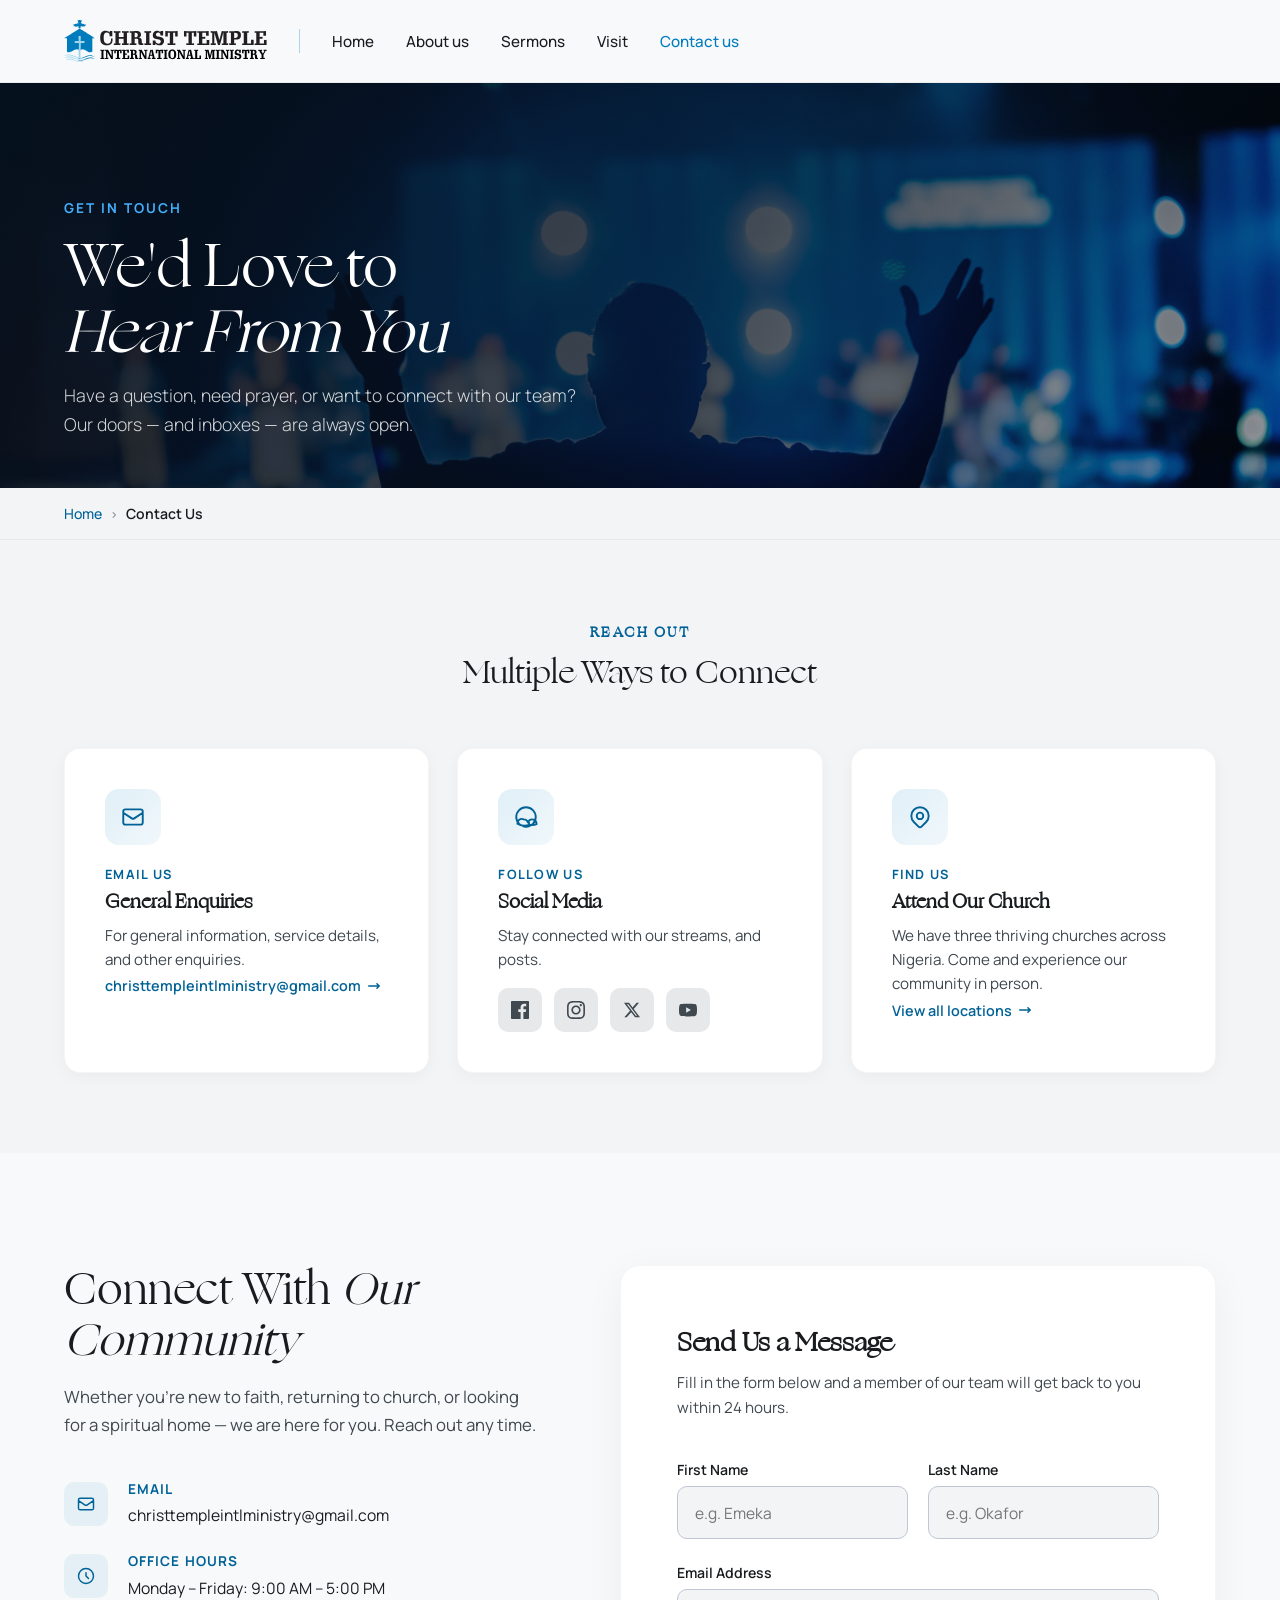
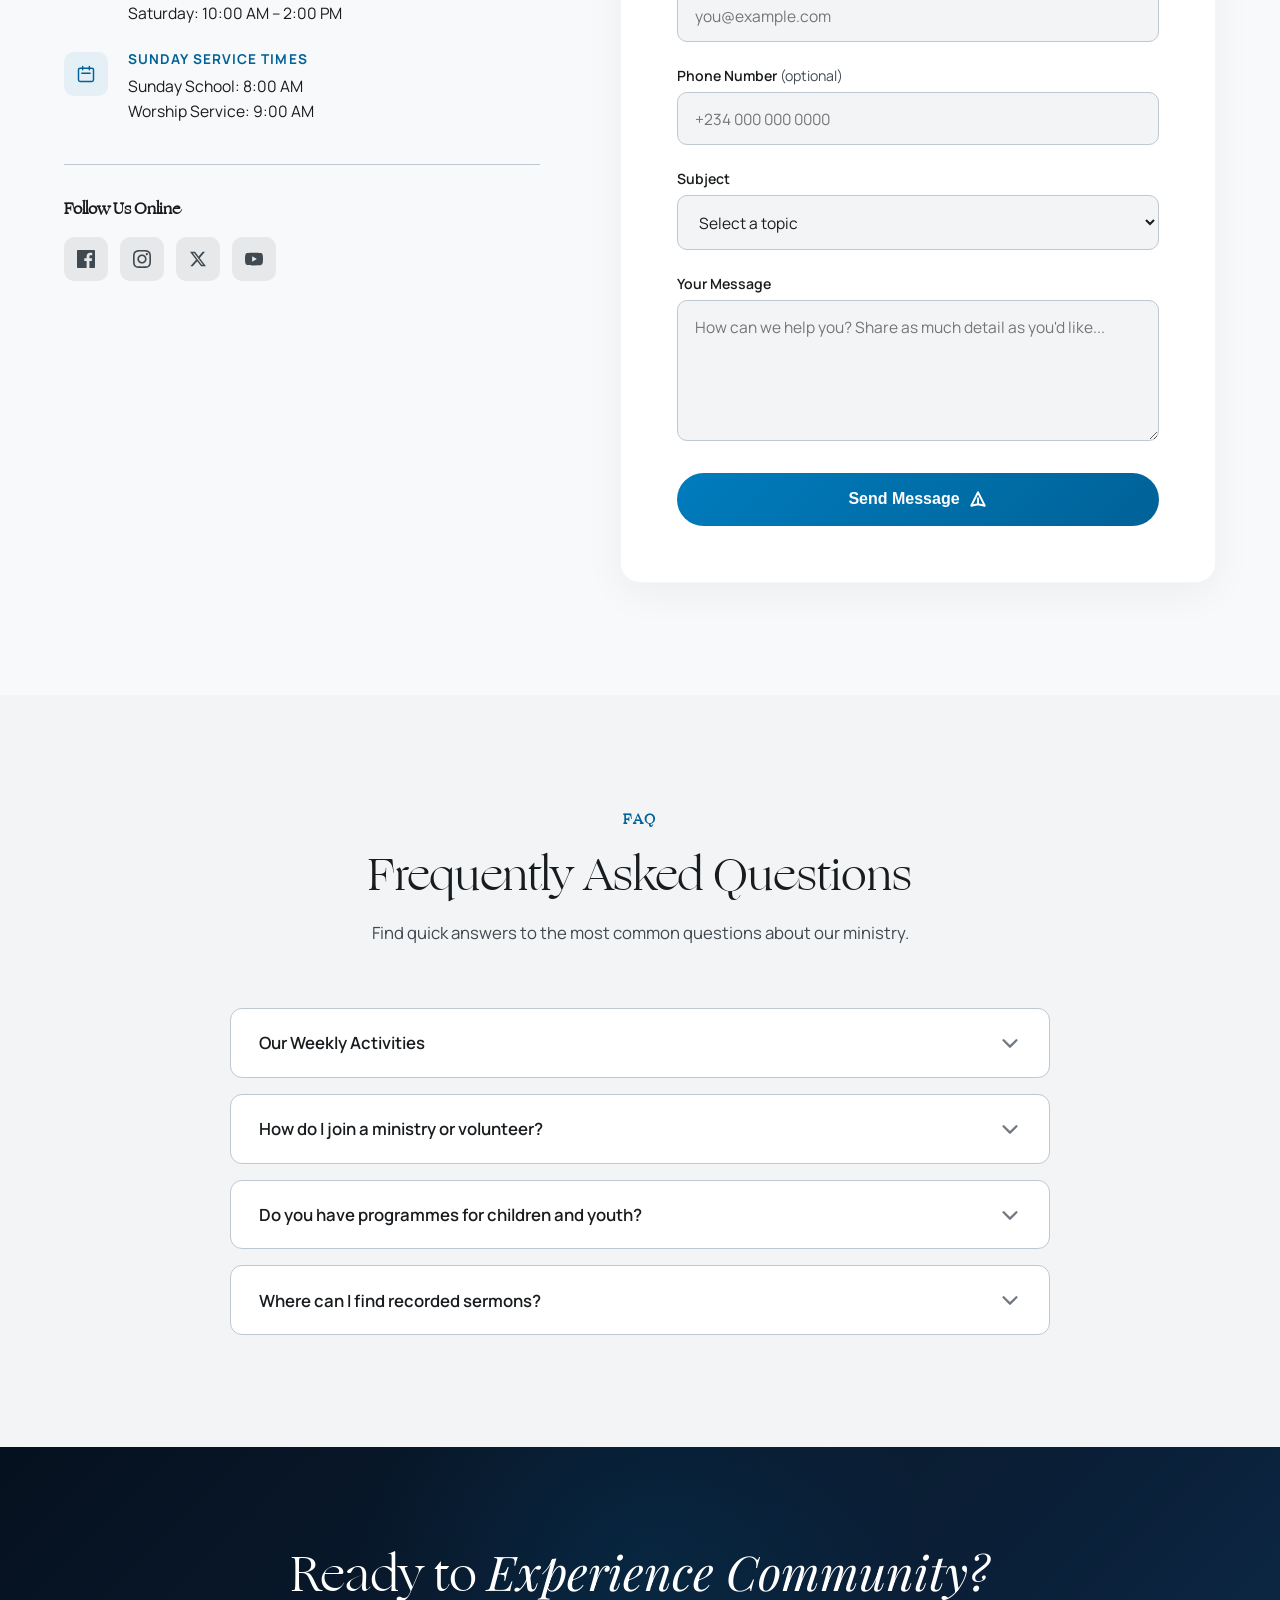
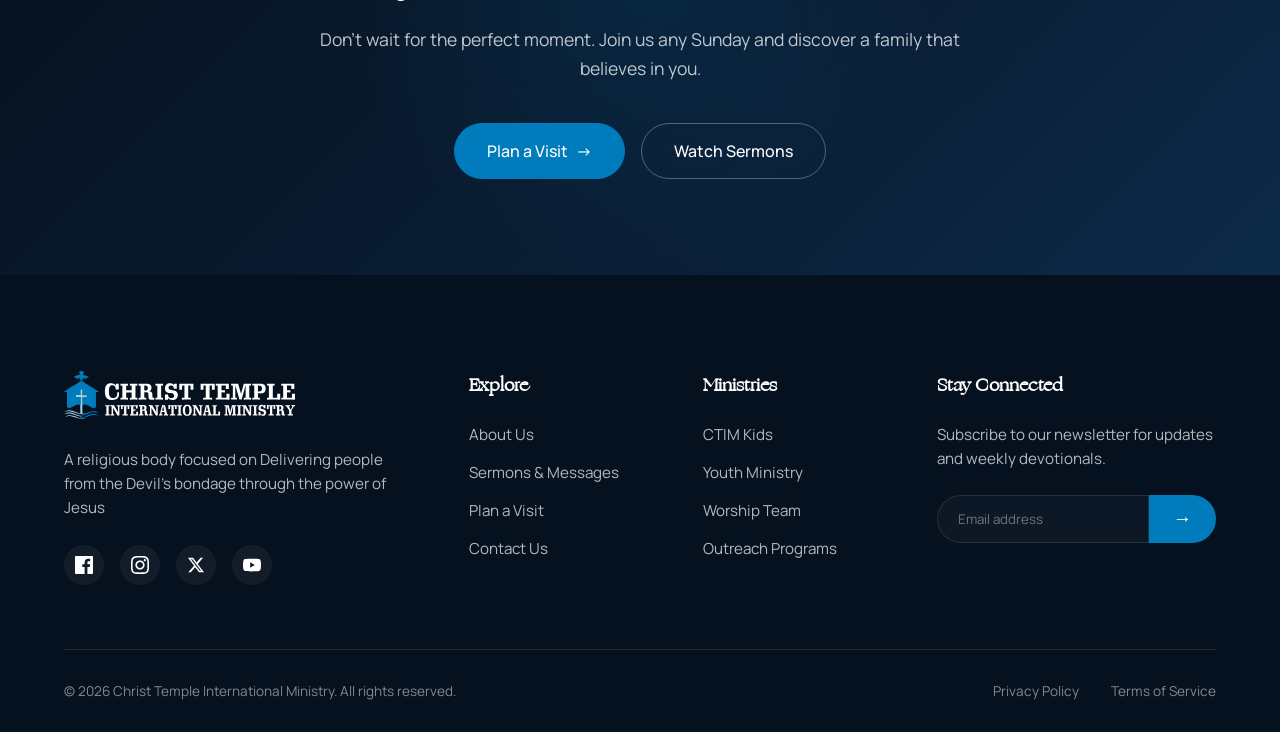
<file: contact.html>
<!DOCTYPE html>
<html lang="en">
<head>
    <meta charset="UTF-8">
    <meta name="viewport" content="width=device-width, initial-scale=1.0">
    <title>Contact Us & FAQ | Christ Temple International Ministry (CTIM)</title>

    <!-- Canonical URL -->
    <link rel="canonical" href="https://www.christtempleintl.org/contact.html">

    <!-- Favicon & App Icons -->
    <link rel="apple-touch-icon" sizes="180x180" href="/apple-touch-icon.png">
    <link rel="icon" type="image/png" sizes="32x32" href="/favicon-32x32.png">
    <link rel="icon" type="image/png" sizes="16x16" href="/favicon-16x16.png">
    <link rel="manifest" href="/site.webmanifest">

    <!-- SEO & Metadata -->
    <meta name="description" content="Get in touch with Christ Temple International Ministry (CTIM). Reach our church branches in Port Harcourt and Lagos, view weekly service schedules, and find FAQ answers.">
    <meta name="keywords" content="Contact CTIM, Christ Temple phone number, church email, Port Harcourt church address, Lagos church contact, church office hours, faith clinic">
    <meta name="author" content="Christ Temple International Ministry">
    <meta name="robots" content="index, follow">

    <!-- Open Graph / Facebook -->
    <meta property="og:type" content="website">
    <meta property="og:site_name" content="Christ Temple International Ministry">
    <meta property="og:url" content="https://www.christtempleintl.org/contact.html">
    <meta property="og:title" content="Contact Us & FAQ | Christ Temple International Ministry (CTIM)">
    <meta property="og:description" content="Get in touch with Christ Temple International Ministry (CTIM). Reach our church branches in Port Harcourt and Lagos, view weekly service schedules, and find FAQ answers.">
    <meta property="og:image" content="https://www.christtempleintl.org/assets/images/extracted_logo.png">
    <meta property="og:image:alt" content="Contact Christ Temple International Ministry">
    <meta property="og:locale" content="en_NG">

    <!-- Twitter / X -->
    <meta property="twitter:card" content="summary_large_image">
    <meta property="twitter:site" content="@ChristTempleInt">
    <meta property="twitter:creator" content="@ChristTempleInt">
    <meta property="twitter:url" content="https://www.christtempleintl.org/contact.html">
    <meta property="twitter:title" content="Contact Us & FAQ | Christ Temple International Ministry (CTIM)">
    <meta property="twitter:description" content="Get in touch with Christ Temple International Ministry (CTIM). Reach our church branches in Port Harcourt and Lagos, view weekly service schedules, and find FAQ answers.">
    <meta property="twitter:image" content="https://www.christtempleintl.org/assets/images/extracted_logo.png">
    
    <!-- Structured Data / JSON-LD -->
    <script type="application/ld+json">
    {
      "@context": "https://schema.org",
      "@graph": [
        {
          "@type": "ContactPage",
          "@id": "https://www.christtempleintl.org/contact.html#webpage",
          "url": "https://www.christtempleintl.org/contact.html",
          "name": "Contact Us & FAQ | Christ Temple International Ministry (CTIM)",
          "description": "Contact information, office hours, and frequently asked questions for Christ Temple International Ministry.",
          "isPartOf": {
            "@id": "https://www.christtempleintl.org/#website"
          },
          "mainEntity": {
            "@id": "https://www.christtempleintl.org/#church"
          },
          "breadcrumb": {
            "@id": "https://www.christtempleintl.org/contact.html#breadcrumb"
          }
        },
        {
          "@type": "BreadcrumbList",
          "@id": "https://www.christtempleintl.org/contact.html#breadcrumb",
          "itemListElement": [
            {
              "@type": "ListItem",
              "position": 1,
              "name": "Home",
              "item": "https://www.christtempleintl.org/"
            },
            {
              "@type": "ListItem",
              "position": 2,
              "name": "Contact Us",
              "item": "https://www.christtempleintl.org/contact.html"
            }
          ]
        },
        {
          "@type": "FAQPage",
          "@id": "https://www.christtempleintl.org/contact.html#faq",
          "mainEntity": [
            {
              "@type": "Question",
              "name": "What are the weekly activities and service times at Christ Temple International Ministry?",
              "acceptedAnswer": {
                "@type": "Answer",
                "text": "Our weekly activities include: Monday Prayer Warrior Meeting at 6:00 PM; Tuesday Bread of Life Hour Bible Study at 4:00 PM; Wednesday Faith Clinic at 8:00 AM; and Sunday School at 8:00 AM followed by our Sunday Worship Service at 9:00 AM."
              }
            },
            {
              "@type": "Question",
              "name": "How do I join a ministry or volunteer at Christ Temple International Ministry?",
              "acceptedAnswer": {
                "@type": "Answer",
                "text": "You can get involved by sending us a message through the contact form selecting 'Ministry & Volunteering' as your subject, or by speaking with any of our ushers or pastors after service. We have active departments in worship, CTIM Kids children's ministry, youth, media, and outreach."
              }
            },
            {
              "@type": "Question",
              "name": "Do you have programmes for children and youth?",
              "acceptedAnswer": {
                "@type": "Answer",
                "text": "Yes! CTIM Kids runs concurrently with Sunday service providing an engaging, secure spiritual learning environment for children. Our Youth Ministry meets on Saturdays and holds targeted sessions during the week across all campuses."
              }
            },
            {
              "@type": "Question",
              "name": "Where can I find recorded sermons from Christ Temple International Ministry?",
              "acceptedAnswer": {
                "@type": "Answer",
                "text": "All recorded sermons and messages are available on our official website Sermons page, and video broadcasts are available on our official YouTube channel @christtempleinternationalm6173."
              }
            }
          ]
        }
      ]
    }
    </script>

    <!-- Google Fonts -->
    <link rel="preconnect" href="https://fonts.googleapis.com">
    <link rel="preconnect" href="https://fonts.gstatic.com" crossorigin>
    <link href="https://fonts.googleapis.com/css2?family=Manrope:wght@300;400;500;600;700&family=Playfair+Display:ital,wght@0,400;0,500;1,400;1,500&display=swap" rel="stylesheet">
    <link rel="stylesheet" href="assets/css/style.css">
    <style>
        /* =============================================
           CONTACT PAGE – SCOPED STYLES
        ============================================= */

        /* --- Hero --- */
        .contact-hero {
            position: relative;
            height: 45vh;
            min-height: 340px;
            display: flex;
            align-items: center;
            padding: 0 4rem;
            background-image: url('assets/images/pexels-caleboquendo-34612562.jpg');
            background-size: cover;
            background-position: center 30%;
            background-repeat: no-repeat;
        }

        .contact-hero::before {
            content: '';
            position: absolute;
            inset: 0;
            background: linear-gradient(
                120deg,
                rgba(6, 17, 31, 0.96) 0%,
                rgba(6, 17, 31, 0.75) 55%,
                rgba(6, 17, 31, 0.35) 100%
            );
            z-index: 1;
        }

        .contact-hero-content {
            position: relative;
            z-index: 2;
            max-width: 680px;
            margin-top: 4rem;
            color: var(--text-light);
            animation: fadeUp 0.9s ease-out forwards;
        }

        .contact-hero-tag {
            display: inline-block;
            font-size: 0.85rem;
            font-weight: 700;
            letter-spacing: 0.15em;
            text-transform: uppercase;
            color: var(--secondary-container);
            margin-bottom: 1rem;
        }

        .contact-hero-title {
            font-family: var(--font-ogg);
            font-size: 3.75rem;
            font-weight: 400;
            line-height: 1.1;
            margin-bottom: 1rem;
            letter-spacing: -0.01em;
        }

        .contact-hero-subtitle {
            font-size: 1.1rem;
            font-weight: 300;
            line-height: 1.65;
            color: rgba(255,255,255,0.82);
            max-width: 520px;
        }

        /* --- Quick Contact Cards --- */
        .contact-cards-section {
            padding: 5rem 4rem;
            background-color: var(--surface-container-low);
        }

        .contact-cards-container {
            max-width: 1200px;
            margin: 0 auto;
        }

        .contact-cards-header {
            text-align: center;
            margin-bottom: 3.5rem;
        }

        .contact-tag {
            display: inline-block;
            font-family: var(--font-ogg);
            font-size: 0.9rem;
            font-weight: 700;
            color: var(--primary);
            text-transform: uppercase;
            letter-spacing: 0.15em;
            margin-bottom: 0.75rem;
        }

        .contact-section-title {
            font-family: var(--font-ogg);
            font-size: 2rem;
            font-weight: 500;
            color: var(--text-dark);
            line-height: 1.15;
        }

        .contact-cards-grid {
            display: grid;
            grid-template-columns: repeat(3, 1fr);
            gap: 1.75rem;
        }

        .contact-card {
            background-color: var(--surface-container-lowest);
            border-radius: 16px;
            padding: 2.5rem;
            border: 1px solid rgba(0,0,0,0.04);
            box-shadow: 0 4px 16px rgba(0,0,0,0.04);
            display: flex;
            flex-direction: column;
            gap: 1.25rem;
            transition: transform 0.3s ease, box-shadow 0.3s ease;
        }

        .contact-card:hover {
            transform: translateY(-6px);
            box-shadow: 0 16px 40px rgba(0,0,0,0.08);
        }

        .contact-card-icon {
            width: 56px;
            height: 56px;
            border-radius: 14px;
            background: linear-gradient(135deg, rgba(0,124,189,0.12), rgba(0,124,189,0.06));
            color: var(--primary);
            display: flex;
            align-items: center;
            justify-content: center;
            flex-shrink: 0;
            transition: background 0.3s ease, color 0.3s ease;
        }

        .contact-card:hover .contact-card-icon {
            background: var(--primary);
            color: #ffffff;
        }

        .contact-card-icon svg {
            width: 26px;
            height: 26px;
        }

        .contact-card-label {
            font-size: 0.8rem;
            font-weight: 700;
            letter-spacing: 0.1em;
            text-transform: uppercase;
            color: var(--primary);
            margin-bottom: 0.25rem;
        }

        .contact-card-title {
            font-size: 1.2rem;
            font-weight: 700;
            color: var(--text-dark);
            margin-bottom: 0.5rem;
        }

        .contact-card-text {
            font-size: 0.95rem;
            line-height: 1.6;
            color: var(--on-surface-variant);
            flex: 1;
        }

        .contact-card-link {
            display: inline-flex;
            align-items: center;
            gap: 0.4rem;
            font-size: 0.9rem;
            font-weight: 600;
            color: var(--primary);
            text-decoration: none;
            transition: gap 0.2s ease, color 0.2s ease;
            margin-top: 0.25rem;
        }

        .contact-card-link:hover {
            gap: 0.7rem;
            color: var(--primary-container);
        }

        /* --- Main Contact Section (Form + Info Side by Side) --- */
        .contact-main-section {
            padding: 7rem 4rem;
            background-color: var(--surface);
        }

        .contact-main-container {
            max-width: 1200px;
            margin: 0 auto;
            display: grid;
            grid-template-columns: 1fr 1.15fr;
            gap: 5rem;
            align-items: start;
        }

        /* Left – Contact Info */
        .contact-info-side {
            display: flex;
            flex-direction: column;
            gap: 2.5rem;
        }

        .contact-info-header h2 {
            font-family: var(--font-ogg);
            font-size: 2.75rem;
            font-weight: 400;
            line-height: 1.15;
            color: var(--text-dark);
            margin-bottom: 1rem;
        }

        .contact-info-header p {
            font-size: 1.05rem;
            line-height: 1.7;
            color: var(--on-surface-variant);
        }

        .contact-info-list {
            display: flex;
            flex-direction: column;
            gap: 1.5rem;
        }

        .contact-info-item {
            display: flex;
            align-items: flex-start;
            gap: 1.25rem;
        }

        .contact-info-icon {
            width: 44px;
            height: 44px;
            border-radius: 10px;
            background-color: rgba(0,124,189,0.08);
            color: var(--primary);
            display: flex;
            align-items: center;
            justify-content: center;
            flex-shrink: 0;
            margin-top: 2px;
        }

        .contact-info-icon svg {
            width: 20px;
            height: 20px;
        }

        .contact-info-details {
            flex: 1;
        }

        .contact-info-details strong {
            display: block;
            font-size: 0.85rem;
            font-weight: 700;
            letter-spacing: 0.08em;
            text-transform: uppercase;
            color: var(--primary);
            margin-bottom: 0.35rem;
        }

        .contact-info-details span,
        .contact-info-details a {
            font-size: 0.98rem;
            color: var(--on-surface);
            line-height: 1.6;
            text-decoration: none;
            transition: color 0.2s ease;
        }

        .contact-info-details a:hover {
            color: var(--primary);
        }

        .contact-social-connect {
            padding-top: 2rem;
            border-top: 1px solid var(--outline-variant);
        }

        .contact-social-connect h4 {
            font-size: 1rem;
            font-weight: 700;
            color: var(--text-dark);
            margin-bottom: 1rem;
        }

        .contact-social-icons {
            display: flex;
            gap: 0.75rem;
            flex-wrap: wrap;
        }

        .contact-social-icon {
            width: 44px;
            height: 44px;
            border-radius: 10px;
            background-color: var(--surface-container-high);
            color: var(--on-surface-variant);
            display: flex;
            align-items: center;
            justify-content: center;
            text-decoration: none;
            transition: all 0.25s ease;
        }

        .contact-social-icon:hover {
            background-color: var(--primary);
            color: #ffffff;
            transform: translateY(-3px);
        }

        /* Right – Message Form */
        .contact-form-side {
            background-color: var(--surface-container-lowest);
            border-radius: 20px;
            padding: 3.5rem;
            border: 1px solid rgba(0,0,0,0.04);
            box-shadow: 0 10px 40px rgba(0,0,0,0.05);
        }

        .contact-form-header {
            margin-bottom: 2.5rem;
        }

        .contact-form-header h3 {
            font-size: 1.65rem;
            font-weight: 700;
            color: var(--text-dark);
            margin-bottom: 0.5rem;
        }

        .contact-form-header p {
            font-size: 0.95rem;
            color: var(--on-surface-variant);
            line-height: 1.6;
        }

        .contact-form {
            display: flex;
            flex-direction: column;
            gap: 1.5rem;
        }

        .contact-form .form-row {
            display: grid;
            grid-template-columns: 1fr 1fr;
            gap: 1.25rem;
        }

        .contact-form .form-group {
            display: flex;
            flex-direction: column;
            gap: 0.45rem;
        }

        .contact-form .form-group label {
            font-size: 0.88rem;
            font-weight: 600;
            color: var(--on-surface);
        }

        .contact-form .form-group input,
        .contact-form .form-group select,
        .contact-form .form-group textarea {
            padding: 0.9rem 1.1rem;
            border: 1.5px solid var(--outline-variant);
            border-radius: 10px;
            font-family: var(--font-sans);
            font-size: 0.97rem;
            background-color: var(--surface-container-low);
            color: var(--on-surface);
            transition: all 0.25s ease;
            outline: none;
        }

        .contact-form .form-group input:focus,
        .contact-form .form-group select:focus,
        .contact-form .form-group textarea:focus {
            border-color: var(--primary);
            background-color: var(--surface-container-lowest);
            box-shadow: 0 0 0 4px rgba(0,124,189,0.08);
        }

        .contact-form .form-group textarea {
            resize: vertical;
            min-height: 130px;
        }

        .contact-form-submit {
            display: flex;
            align-items: center;
            gap: 0.6rem;
            padding: 1.1rem 2rem;
            font-size: 1rem;
            font-weight: 600;
            border-radius: 50px;
            cursor: pointer;
            border: none;
            width: 100%;
            justify-content: center;
            background: linear-gradient(135deg, var(--primary-container), var(--primary));
            color: var(--on-primary);
            transition: all 0.3s ease;
            margin-top: 0.5rem;
        }

        .contact-form-submit:hover {
            transform: translateY(-2px);
            box-shadow: 0 8px 24px rgba(0,124,189,0.3);
        }

        .contact-form-submit svg {
            transition: transform 0.25s ease;
        }

        .contact-form-submit:hover svg {
            transform: translateX(4px);
        }

        /* Form Success State */
        .contact-success-state {
            display: none;
            flex-direction: column;
            align-items: center;
            text-align: center;
            padding: 3rem 1rem;
            animation: fadeIn 0.5s ease;
        }

        .contact-success-icon {
            width: 80px;
            height: 80px;
            border-radius: 50%;
            background: linear-gradient(135deg, #2e7d32, #43a047);
            color: #ffffff;
            display: flex;
            align-items: center;
            justify-content: center;
            margin-bottom: 1.75rem;
            box-shadow: 0 10px 28px rgba(46,125,50,0.28);
        }

        .contact-success-icon svg {
            width: 40px;
            height: 40px;
        }

        .contact-success-title {
            font-size: 1.85rem;
            font-weight: 700;
            color: var(--text-dark);
            margin-bottom: 0.75rem;
        }

        .contact-success-msg {
            font-size: 1rem;
            line-height: 1.65;
            color: var(--on-surface-variant);
            max-width: 420px;
            margin-bottom: 2rem;
        }

        .contact-success-reset {
            padding: 0.8rem 2.5rem;
            border: 1.5px solid var(--outline-variant);
            border-radius: 50px;
            background: none;
            font-family: var(--font-sans);
            font-size: 0.95rem;
            font-weight: 600;
            color: var(--on-surface-variant);
            cursor: pointer;
            transition: all 0.25s ease;
        }

        .contact-success-reset:hover {
            border-color: var(--primary);
            color: var(--primary);
            background-color: rgba(0,124,189,0.05);
        }

        /* --- FAQ Section --- */
        .contact-faq-section {
            padding: 7rem 4rem;
            background-color: var(--surface-container-low);
        }

        .contact-faq-container {
            max-width: 820px;
            margin: 0 auto;
        }

        .contact-faq-header {
            text-align: center;
            margin-bottom: 4rem;
        }

        .contact-faq-header h2 {
            font-family: var(--font-ogg);
            font-size: 2.75rem;
            font-weight: 400;
            color: var(--text-dark);
            margin-bottom: 0.75rem;
        }

        .contact-faq-header p {
            font-size: 1.05rem;
            color: var(--on-surface-variant);
        }

        .faq-list {
            display: flex;
            flex-direction: column;
            gap: 1rem;
        }

        .faq-item {
            background-color: var(--surface-container-lowest);
            border-radius: 12px;
            border: 1px solid var(--outline-variant);
            overflow: hidden;
            transition: box-shadow 0.3s ease;
        }

        .faq-item.open {
            box-shadow: 0 8px 24px rgba(0,0,0,0.06);
        }

        .faq-question {
            width: 100%;
            display: flex;
            align-items: center;
            justify-content: space-between;
            gap: 1rem;
            padding: 1.4rem 1.75rem;
            background: none;
            border: none;
            font-family: var(--font-sans);
            font-size: 1.05rem;
            font-weight: 600;
            color: var(--on-surface);
            cursor: pointer;
            text-align: left;
            transition: background-color 0.2s ease;
        }

        .faq-question:hover {
            background-color: var(--surface-container-low);
        }

        .faq-item.open .faq-question {
            color: var(--primary);
        }

        .faq-chevron {
            width: 22px;
            height: 22px;
            color: var(--outline);
            flex-shrink: 0;
            transition: transform 0.3s ease, color 0.3s ease;
        }

        .faq-item.open .faq-chevron {
            transform: rotate(180deg);
            color: var(--primary);
        }

        .faq-answer {
            max-height: 0;
            overflow: hidden;
            transition: max-height 0.4s ease, padding 0.3s ease;
        }

        .faq-item.open .faq-answer {
            max-height: 400px;
        }

        .faq-answer-inner {
            padding: 0 1.75rem 1.5rem 1.75rem;
            font-size: 0.98rem;
            line-height: 1.7;
            color: var(--on-surface-variant);
        }

        /* --- CTA Band --- */
        .contact-cta {
            padding: 6rem 4rem;
            background: linear-gradient(135deg, #06111F 0%, #0a1e35 60%, #0d2a4a 100%);
            text-align: center;
            position: relative;
            overflow: hidden;
        }

        .contact-cta::before {
            content: '';
            position: absolute;
            top: -40%;
            left: 50%;
            transform: translateX(-50%);
            width: 600px;
            height: 600px;
            background: radial-gradient(circle, rgba(0,124,189,0.12) 0%, transparent 70%);
            pointer-events: none;
        }

        .contact-cta-container {
            position: relative;
            z-index: 2;
            max-width: 700px;
            margin: 0 auto;
        }

        .contact-cta h2 {
            font-family: var(--font-ogg);
            font-size: 3rem;
            font-weight: 400;
            color: #ffffff;
            line-height: 1.2;
            margin-bottom: 1.25rem;
        }

        .contact-cta h2 .serif-italic {
            font-family: var(--font-serif);
            font-style: italic;
        }

        .contact-cta p {
            font-size: 1.1rem;
            line-height: 1.65;
            color: rgba(255,255,255,0.75);
            margin-bottom: 2.5rem;
        }

        .contact-cta-buttons {
            display: flex;
            justify-content: center;
            gap: 1rem;
            flex-wrap: wrap;
        }

        /* --- Responsive --- */
        @media (max-width: 1024px) {
            .contact-main-container {
                grid-template-columns: 1fr;
                gap: 3.5rem;
            }

            .contact-cards-grid {
                grid-template-columns: repeat(2, 1fr);
            }
        }

        @media (max-width: 768px) {
            .contact-hero {
                padding: 0 2rem;
                height: auto;
                min-height: 320px;
                padding-top: 5rem;
                padding-bottom: 3rem;
            }

            .contact-hero-title {
                font-size: 2.5rem;
            }

            .contact-cards-section,
            .contact-main-section,
            .contact-faq-section,
            .contact-cta {
                padding: 4.5rem 2rem;
            }

            .contact-cards-grid {
                grid-template-columns: 1fr;
            }

            .contact-main-container {
                gap: 2.5rem;
            }

            .contact-form-side {
                padding: 2rem 1.5rem;
            }

            .contact-form .form-row {
                grid-template-columns: 1fr;
                gap: 1rem;
            }

            .contact-cta h2 {
                font-size: 2.25rem;
            }

            .contact-cta-buttons {
                flex-direction: column;
                align-items: center;
            }

            .contact-section-title,
            .contact-info-header h2,
            .contact-faq-header h2 {
                font-size: 2.1rem;
            }
        }

        @media (max-width: 600px) {
            .contact-hero {
                padding-left: 1.25rem;
                padding-right: 1.25rem;
            }

            .contact-hero-title {
                font-size: 2rem !important;
            }

            .contact-cards-section,
            .contact-main-section,
            .contact-faq-section,
            .contact-cta {
                padding-left: 1.25rem !important;
                padding-right: 1.25rem !important;
            }

            .contact-form-side {
                padding: 1.5rem 1.25rem;
                border-radius: 14px;
            }

            .faq-question {
                padding: 1.2rem 1.25rem;
                font-size: 1rem;
            }

            .faq-answer-inner {
                padding: 0 1.25rem 1.25rem 1.25rem;
            }
        }
    </style>
</head>
<body class="contact-page">

    <!-- Navigation -->
    <nav class="navbar">
        <div class="nav-left">
            <div class="logo-container">
                <a href="index.html">
                    <img src="assets/images/Christ Temple logo.svg" alt="Christ Temple International Ministry">
                </a>
            </div>
            <div class="nav-divider"></div>
            <ul class="nav-menu">
                <li><a href="index.html">Home</a></li>
                <li><a href="about.html">About us</a></li>
                <li><a href="sermons.html">Sermons</a></li>
                <li><a href="visit.html">Visit</a></li>
                <li><a href="contact.html" class="active">Contact us</a></li>
            </ul>
        </div>
        <button class="mobile-menu-btn" aria-label="Toggle menu" aria-expanded="false">
            <svg xmlns="http://www.w3.org/2000/svg" width="24" height="24" fill="none" viewBox="0 0 24 24" stroke="currentColor">
                <path stroke-linecap="round" stroke-linejoin="round" stroke-width="2" d="M4 6h16M4 12h16M4 18h16" />
            </svg>
        </button>
    </nav>
    <div class="nav-backdrop" id="navBackdrop"></div>

    <!-- ===== HERO ===== -->
    <section class="contact-hero">
        <div class="contact-hero-content">
            <span class="contact-hero-tag">Get in Touch</span>
            <h1 class="contact-hero-title">We'd Love to<br><span style="font-style: italic; font-weight: 400;">Hear From You</span></h1>
            <p class="contact-hero-subtitle">
                Have a question, need prayer, or want to connect with our team? Our doors — and inboxes — are always open.
            </p>
        </div>
    </section>

    <!-- SEO Breadcrumb Navigation -->
    <nav class="breadcrumb-nav" aria-label="Breadcrumb">
        <ol class="breadcrumb-list">
            <li class="breadcrumb-item"><a href="index.html">Home</a></li>
            <li class="breadcrumb-separator" aria-hidden="true">&rsaquo;</li>
            <li class="breadcrumb-item active" aria-current="page">Contact Us</li>
        </ol>
    </nav>

    <!-- ===== QUICK CONTACT CARDS ===== -->
    <section class="contact-cards-section">
        <div class="contact-cards-container">
            <div class="contact-cards-header">
                <span class="contact-tag">Reach Out</span>
                <h2 class="contact-section-title">Multiple Ways to Connect</h2>
            </div>
            <div class="contact-cards-grid">
                <!-- Card 1: Email -->
                <div class="contact-card">
                    <div class="contact-card-icon">
                        <svg xmlns="http://www.w3.org/2000/svg" fill="none" viewBox="0 0 24 24" stroke="currentColor" stroke-width="1.75">
                            <path stroke-linecap="round" stroke-linejoin="round" d="M3 8l7.89 5.26a2 2 0 002.22 0L21 8M5 19h14a2 2 0 002-2V7a2 2 0 00-2-2H5a2 2 0 00-2 2v10a2 2 0 002 2z" />
                        </svg>
                    </div>
                    <div>
                        <p class="contact-card-label">Email Us</p>
                        <h3 class="contact-card-title">General Enquiries</h3>
                        <p class="contact-card-text">For general information, service details, and other enquiries.</p>
                        <a href="mailto:christtempleintlministry@gmail.com" class="contact-card-link">
                            christtempleintlministry@gmail.com
                            <svg xmlns="http://www.w3.org/2000/svg" width="14" height="14" fill="none" viewBox="0 0 24 24" stroke="currentColor" stroke-width="2.5"><path stroke-linecap="round" stroke-linejoin="round" d="M17 8l4 4m0 0l-4 4m4-4H3" /></svg>
                        </a>
                    </div>
                </div>

                <!-- Card 2: Social Media -->
                <div class="contact-card">
                    <div class="contact-card-icon">
                        <svg xmlns="http://www.w3.org/2000/svg" fill="none" viewBox="0 0 24 24" stroke="currentColor" stroke-width="1.75">
                            <path stroke-linecap="round" stroke-linejoin="round" d="M15 19.128a9.38 9.38 0 002.625.372 9.337 9.337 0 004.121-.952 4.125 4.125 0 00-7.533-2.493M15 19.128v-.003c0-1.113-.285-2.16-.786-3.07M15 19.128v.109A11.386 11.386 0 0110.089 20c-2.213 0-4.284-.63-6.034-1.724a4.001 4.001 0 015.79-4.043 4.102 4.102 0 013.978 2.87M21 12a9 9 0 11-18 0 9 9 0 0118 0z" />
                        </svg>
                    </div>
                    <div>
                        <p class="contact-card-label">Follow Us</p>
                        <h3 class="contact-card-title">Social Media</h3>
                        <p class="contact-card-text">Stay connected with our streams, and posts.</p>
                        <div class="contact-social-icons" style="margin-top: 1rem;">
                            <a href="https://web.facebook.com/ChristTempleMinistriesNg" class="contact-social-icon" target="_blank" rel="noopener noreferrer" aria-label="Facebook">
                                <svg xmlns="http://www.w3.org/2000/svg" width="18" height="18" fill="currentColor" viewBox="0 0 24 24"><path d="M22.675 0h-21.35c-.732 0-1.325.593-1.325 1.325v21.351c0 .731.593 1.324 1.325 1.324h11.495v-9.294h-3.128v-3.622h3.128v-2.671c0-3.1 1.893-4.788 4.659-4.788 1.325 0 2.463.099 2.795.143v3.24l-1.918.001c-1.504 0-1.795.715-1.795 1.763v2.313h3.587l-.467 3.622h-3.12v9.293h6.116c.73 0 1.323-.593 1.323-1.325v-21.35c0-.732-.593-1.325-1.325-1.325z"/></svg>
                            </a>
                            <a href="https://instagram.com/christtempleng" class="contact-social-icon" target="_blank" rel="noopener noreferrer" aria-label="Instagram">
                                <svg xmlns="http://www.w3.org/2000/svg" width="18" height="18" fill="currentColor" viewBox="0 0 24 24"><path d="M12 2.163c3.204 0 3.584.012 4.85.07 3.252.148 4.771 1.691 4.919 4.919.058 1.265.069 1.645.069 4.849 0 3.205-.012 3.584-.069 4.849-.149 3.225-1.664 4.771-4.919 4.919-1.266.058-1.644.07-4.85.07-3.204 0-3.584-.012-4.849-.07-3.26-.149-4.771-1.699-4.919-4.92-.058-1.265-.07-1.644-.07-4.849 0-3.204.013-3.583.07-4.849.149-3.227 1.664-4.771 4.919-4.919 1.266-.057 1.645-.069 4.849-.069zm0-2.163c-3.259 0-3.667.014-4.947.072-4.358.2-6.78 2.618-6.98 6.98-.059 1.281-.073 1.689-.073 4.948 0 3.259.014 3.668.072 4.948.2 4.358 2.618 6.78 6.98 6.98 1.281.058 1.689.072 4.948.072 3.259 0 3.668-.014 4.948-.072 4.354-.2 6.782-2.618 6.979-6.98.059-1.28.073-1.689.073-4.948 0-3.259-.014-3.667-.072-4.947-.196-4.354-2.617-6.78-6.979-6.98-1.281-.059-1.69-.073-4.949-.073zm0 5.838c-3.403 0-6.162 2.759-6.162 6.162s2.759 6.163 6.162 6.163 6.162-2.759 6.162-6.163c0-3.403-2.759-6.162-6.162-6.162zm0 10.162c-2.209 0-4-1.79-4-4s1.791-4 4-4 4 1.79 4 4-1.791 4-4 4zm6.406-11.845c-.796 0-1.441.645-1.441 1.44s.645 1.44 1.441 1.44c.795 0 1.439-.645 1.439-1.44s-.644-1.44-1.439-1.44z"/></svg>
                            </a>
                            <a href="https://x.com/ChristTempleInt" class="contact-social-icon" target="_blank" rel="noopener noreferrer" aria-label="X (Twitter)">
                                <svg xmlns="http://www.w3.org/2000/svg" width="16" height="16" fill="currentColor" viewBox="0 0 16 16"><path d="M12.6.75h2.454l-5.36 6.142L16 15.25h-4.937l-3.867-5.07-4.425 5.07H.316l5.733-6.57L0 .75h5.063l3.495 4.633L12.601.75Zm-.86 13.028h1.36L4.323 2.145H2.865l8.875 11.633Z"/></svg>
                            </a>
                            <a href="https://www.youtube.com/@christtempleinternationalm6173" class="contact-social-icon" target="_blank" rel="noopener noreferrer" aria-label="YouTube">
                                <svg xmlns="http://www.w3.org/2000/svg" width="18" height="18" fill="currentColor" viewBox="0 0 24 24"><path d="M23.498 6.186a3.016 3.016 0 0 0-2.122-2.136C19.505 3.5 12 3.5 12 3.5s-7.505 0-9.377.55a3.015 3.015 0 0 0-2.122 2.136C0 8.07 0 12 0 12s0 3.93.502 5.814a3.016 3.016 0 0 0 2.122 2.136c1.871.55 9.376.55 9.376.55s7.505 0 9.377-.55a3.015 3.015 0 0 0 2.122-2.136C24 15.93 24 12 24 12s0-3.93-.502-5.814zM9.545 15.568V8.432L15.818 12l-6.273 3.568z"/></svg>
                            </a>
                        </div>
                    </div>
                </div>

                <!-- Card 3: Visit -->
                <div class="contact-card">
                    <div class="contact-card-icon">
                        <svg xmlns="http://www.w3.org/2000/svg" fill="none" viewBox="0 0 24 24" stroke="currentColor" stroke-width="1.75">
                            <path stroke-linecap="round" stroke-linejoin="round" d="M17.657 16.657L13.414 20.9a1.998 1.998 0 01-2.827 0l-4.244-4.243a8 8 0 1111.314 0z" />
                            <path stroke-linecap="round" stroke-linejoin="round" d="M15 11a3 3 0 11-6 0 3 3 0 016 0z" />
                        </svg>
                    </div>
                    <div>
                        <p class="contact-card-label">Find Us</p>
                        <h3 class="contact-card-title">Attend Our Church</h3>
                        <p class="contact-card-text">We have three thriving churches across Nigeria. Come and experience our community in person.</p>
                        <a href="visit.html" class="contact-card-link">
                            View all locations
                            <svg xmlns="http://www.w3.org/2000/svg" width="14" height="14" fill="none" viewBox="0 0 24 24" stroke="currentColor" stroke-width="2.5"><path stroke-linecap="round" stroke-linejoin="round" d="M17 8l4 4m0 0l-4 4m4-4H3" /></svg>
                        </a>
                    </div>
                </div>
            </div>
        </div>
    </section>

    <!-- ===== MAIN CONTACT SECTION ===== -->
    <section class="contact-main-section">
        <div class="contact-main-container">

            <!-- LEFT: Contact Information -->
            <div class="contact-info-side">
                <div class="contact-info-header">
                    <h2>Connect With <span style="font-style:italic; font-weight:400;">Our Community</span></h2>
                    <p>Whether you're new to faith, returning to church, or looking for a spiritual home — we are here for you. Reach out any time.</p>
                </div>

                <div class="contact-info-list">
                    <div class="contact-info-item">
                        <div class="contact-info-icon">
                            <svg xmlns="http://www.w3.org/2000/svg" fill="none" viewBox="0 0 24 24" stroke="currentColor" stroke-width="1.75"><path stroke-linecap="round" stroke-linejoin="round" d="M3 8l7.89 5.26a2 2 0 002.22 0L21 8M5 19h14a2 2 0 002-2V7a2 2 0 00-2-2H5a2 2 0 00-2 2v10a2 2 0 002 2z"/></svg>
                        </div>
                        <div class="contact-info-details">
                            <strong>Email</strong>
                            <a href="mailto:christtempleintlministry@gmail.com">christtempleintlministry@gmail.com</a>
                        </div>
                    </div>

                    <div class="contact-info-item">
                        <div class="contact-info-icon">
                            <svg xmlns="http://www.w3.org/2000/svg" fill="none" viewBox="0 0 24 24" stroke="currentColor" stroke-width="1.75"><path stroke-linecap="round" stroke-linejoin="round" d="M12 8v4l3 3m6-3a9 9 0 11-18 0 9 9 0 0118 0z"/></svg>
                        </div>
                        <div class="contact-info-details">
                            <strong>Office Hours</strong>
                            <span>Monday – Friday: 9:00 AM – 5:00 PM<br>Saturday: 10:00 AM – 2:00 PM</span>
                        </div>
                    </div>

                    <div class="contact-info-item">
                        <div class="contact-info-icon">
                            <svg xmlns="http://www.w3.org/2000/svg" fill="none" viewBox="0 0 24 24" stroke="currentColor" stroke-width="1.75"><path stroke-linecap="round" stroke-linejoin="round" d="M8 7V3m8 4V3m-9 8h10M5 21h14a2 2 0 002-2V7a2 2 0 00-2-2H5a2 2 0 00-2 2v12a2 2 0 002 2z"/></svg>
                        </div>
                        <div class="contact-info-details">
                            <strong>Sunday Service Times</strong>
                            <span>Sunday School: 8:00 AM<br>Worship Service: 9:00 AM</span>
                        </div>
                    </div>
                </div>

                <div class="contact-social-connect">
                    <h4>Follow Us Online</h4>
                    <div class="contact-social-icons">
                        <a href="https://web.facebook.com/ChristTempleMinistriesNg" class="contact-social-icon" target="_blank" rel="noopener noreferrer" aria-label="Facebook">
                            <svg xmlns="http://www.w3.org/2000/svg" width="18" height="18" fill="currentColor" viewBox="0 0 24 24"><path d="M22.675 0h-21.35c-.732 0-1.325.593-1.325 1.325v21.351c0 .731.593 1.324 1.325 1.324h11.495v-9.294h-3.128v-3.622h3.128v-2.671c0-3.1 1.893-4.788 4.659-4.788 1.325 0 2.463.099 2.795.143v3.24l-1.918.001c-1.504 0-1.795.715-1.795 1.763v2.313h3.587l-.467 3.622h-3.12v9.293h6.116c.73 0 1.323-.593 1.323-1.325v-21.35c0-.732-.593-1.325-1.325-1.325z"/></svg>
                        </a>
                        <a href="https://instagram.com/christtempleng" class="contact-social-icon" target="_blank" rel="noopener noreferrer" aria-label="Instagram">
                            <svg xmlns="http://www.w3.org/2000/svg" width="18" height="18" fill="currentColor" viewBox="0 0 24 24"><path d="M12 2.163c3.204 0 3.584.012 4.85.07 3.252.148 4.771 1.691 4.919 4.919.058 1.265.069 1.645.069 4.849 0 3.205-.012 3.584-.069 4.849-.149 3.225-1.664 4.771-4.919 4.919-1.266.058-1.644.07-4.85.07-3.204 0-3.584-.012-4.849-.07-3.26-.149-4.771-1.699-4.919-4.92-.058-1.265-.07-1.644-.07-4.849 0-3.204.013-3.583.07-4.849.149-3.227 1.664-4.771 4.919-4.919 1.266-.057 1.645-.069 4.849-.069zm0-2.163c-3.259 0-3.667.014-4.947.072-4.358.2-6.78 2.618-6.98 6.98-.059 1.281-.073 1.689-.073 4.948 0 3.259.014 3.668.072 4.948.2 4.358 2.618 6.78 6.98 6.98 1.281.058 1.689.072 4.948.072 3.259 0 3.668-.014 4.948-.072 4.354-.2 6.782-2.618 6.979-6.98.059-1.28.073-1.689.073-4.948 0-3.259-.014-3.667-.072-4.947-.196-4.354-2.617-6.78-6.979-6.98-1.281-.059-1.69-.073-4.949-.073zm0 5.838c-3.403 0-6.162 2.759-6.162 6.162s2.759 6.163 6.162 6.163 6.162-2.759 6.162-6.163c0-3.403-2.759-6.162-6.162-6.162zm0 10.162c-2.209 0-4-1.79-4-4s1.791-4 4-4 4 1.79 4 4-1.791 4-4 4zm6.406-11.845c-.796 0-1.441.645-1.441 1.44s.645 1.44 1.441 1.44c.795 0 1.439-.645 1.439-1.44s-.644-1.44-1.439-1.44z"/></svg>
                        </a>
                        <a href="https://x.com/ChristTempleInt" class="contact-social-icon" target="_blank" rel="noopener noreferrer" aria-label="X (Twitter)">
                            <svg xmlns="http://www.w3.org/2000/svg" width="16" height="16" fill="currentColor" viewBox="0 0 16 16"><path d="M12.6.75h2.454l-5.36 6.142L16 15.25h-4.937l-3.867-5.07-4.425 5.07H.316l5.733-6.57L0 .75h5.063l3.495 4.633L12.601.75Zm-.86 13.028h1.36L4.323 2.145H2.865l8.875 11.633Z"/></svg>
                        </a>
                        <a href="https://www.youtube.com/@christtempleinternationalm6173" class="contact-social-icon" target="_blank" rel="noopener noreferrer" aria-label="YouTube">
                            <svg xmlns="http://www.w3.org/2000/svg" width="18" height="18" fill="currentColor" viewBox="0 0 24 24"><path d="M23.498 6.186a3.016 3.016 0 0 0-2.122-2.136C19.505 3.5 12 3.5 12 3.5s-7.505 0-9.377.55a3.015 3.015 0 0 0-2.122 2.136C0 8.07 0 12 0 12s0 3.93.502 5.814a3.016 3.016 0 0 0 2.122 2.136c1.871.55 9.376.55 9.376.55s7.505 0 9.377-.55a3.015 3.015 0 0 0 2.122-2.136C24 15.93 24 12 24 12s0-3.93-.502-5.814zM9.545 15.568V8.432L15.818 12l-6.273 3.568z"/></svg>
                        </a>
                    </div>
                </div>
            </div>

            <!-- RIGHT: Message Form -->
            <div class="contact-form-side">
                <div class="contact-form-header">
                    <h3>Send Us a Message</h3>
                    <p>Fill in the form below and a member of our team will get back to you within 24 hours.</p>
                </div>

                <form class="contact-form" id="contactForm" novalidate>
                    <div class="form-row">
                        <div class="form-group">
                            <label for="contactFirstName">First Name</label>
                            <input type="text" id="contactFirstName" placeholder="e.g. Emeka" required>
                        </div>
                        <div class="form-group">
                            <label for="contactLastName">Last Name</label>
                            <input type="text" id="contactLastName" placeholder="e.g. Okafor" required>
                        </div>
                    </div>

                    <div class="form-group">
                        <label for="contactEmail">Email Address</label>
                        <input type="email" id="contactEmail" placeholder="you@example.com" required>
                    </div>

                    <div class="form-group">
                        <label for="contactPhone">Phone Number <span style="font-weight:400; color:var(--on-surface-variant);">(optional)</span></label>
                        <input type="tel" id="contactPhone" placeholder="+234 000 000 0000">
                    </div>

                    <div class="form-group">
                        <label for="contactSubject">Subject</label>
                        <select id="contactSubject" required>
                            <option value="" disabled selected>Select a topic</option>
                            <option value="general">General Enquiry</option>
                            <option value="prayer">Prayer Request</option>
                            <option value="visit">Planning a Visit</option>
                            <option value="ministry">Ministry & Volunteering</option>
                            <option value="media">Media & Partnerships</option>
                            <option value="other">Other</option>
                        </select>
                    </div>

                    <div class="form-group">
                        <label for="contactMessage">Your Message</label>
                        <textarea id="contactMessage" rows="5" placeholder="How can we help you? Share as much detail as you'd like..." required></textarea>
                    </div>

                    <button type="submit" class="contact-form-submit" id="contactSubmitBtn">
                        Send Message
                        <svg xmlns="http://www.w3.org/2000/svg" width="18" height="18" fill="none" viewBox="0 0 24 24" stroke="currentColor" stroke-width="2.5">
                            <path stroke-linecap="round" stroke-linejoin="round" d="M12 19l9 2-9-18-9 18 9-2zm0 0v-8" />
                        </svg>
                    </button>
                </form>

                <!-- Success State -->
                <div class="contact-success-state" id="contactSuccessState">
                    <div class="contact-success-icon">
                        <svg xmlns="http://www.w3.org/2000/svg" fill="none" viewBox="0 0 24 24" stroke="currentColor">
                            <path stroke-linecap="round" stroke-linejoin="round" stroke-width="2.5" d="M5 13l4 4L19 7" />
                        </svg>
                    </div>
                    <h3 class="contact-success-title">Message Received!</h3>
                    <p class="contact-success-msg">Thank you for reaching out. A member of our team will respond to your message within 24 hours. God bless you!</p>
                    <button class="contact-success-reset" id="contactResetBtn">Send Another Message</button>
                </div>
            </div>
        </div>
    </section>

    <!-- ===== FAQ SECTION ===== -->
    <section class="contact-faq-section">
        <div class="contact-faq-container">
            <div class="contact-faq-header">
                <span class="contact-tag">FAQ</span>
                <h2>Frequently Asked Questions</h2>
                <p>Find quick answers to the most common questions about our ministry.</p>
            </div>

            <div class="faq-list">
                <div class="faq-item" id="faq-1">
                    <button class="faq-question" aria-expanded="false" aria-controls="faq-answer-1">
                        Our Weekly Activities
                        <svg class="faq-chevron" xmlns="http://www.w3.org/2000/svg" fill="none" viewBox="0 0 24 24" stroke="currentColor" stroke-width="2.5"><path stroke-linecap="round" stroke-linejoin="round" d="M19 9l-7 7-7-7"/></svg>
                    </button>
                    <div class="faq-answer" id="faq-answer-1" role="region">
                        <div class="faq-answer-inner">
                            <strong>WEEKLY ACTIVITIES</strong><br><br>
                            Monday: Prayer warrior meeting 6:00 PM<br><br>
                            Tuesday: Bread of life hour 4:00 PM<br><br>
                            Wednesday: Faith clinic 8:00 AM<br><br>
                            Sunday: Sunday School 8:00 AM | Worship Service 9:00 AM
                        </div>
                    </div>
                </div>

                <div class="faq-item" id="faq-2">
                    <button class="faq-question" aria-expanded="false" aria-controls="faq-answer-2">
                        How do I join a ministry or volunteer?
                        <svg class="faq-chevron" xmlns="http://www.w3.org/2000/svg" fill="none" viewBox="0 0 24 24" stroke="currentColor" stroke-width="2.5"><path stroke-linecap="round" stroke-linejoin="round" d="M19 9l-7 7-7-7"/></svg>
                    </button>
                    <div class="faq-answer" id="faq-answer-2" role="region">
                        <p class="faq-answer-inner">We'd love to have you serve! You can get involved by sending us a message through the contact form on this page, selecting "Ministry & Volunteering" as your subject. You can also speak with any of our ushers or pastors after service. We have departments in worship, children's ministry, media, outreach, and more.</p>
                    </div>
                </div>

                <div class="faq-item" id="faq-3">
                    <button class="faq-question" aria-expanded="false" aria-controls="faq-answer-3">
                        Do you have programmes for children and youth?
                        <svg class="faq-chevron" xmlns="http://www.w3.org/2000/svg" fill="none" viewBox="0 0 24 24" stroke="currentColor" stroke-width="2.5"><path stroke-linecap="round" stroke-linejoin="round" d="M19 9l-7 7-7-7"/></svg>
                    </button>
                    <div class="faq-answer" id="faq-answer-3" role="region">
                        <p class="faq-answer-inner">Absolutely! CTIM Kids runs concurrently with adult Sunday service, providing a safe and engaging environment for children. Our Youth Ministry meets on Saturdays and also holds youth-focused sessions during the week. Both programmes are active across all campuses.</p>
                    </div>
                </div>

                

                <div class="faq-item" id="faq-5">
                    <button class="faq-question" aria-expanded="false" aria-controls="faq-answer-5">
                        Where can I find recorded sermons?
                        <svg class="faq-chevron" xmlns="http://www.w3.org/2000/svg" fill="none" viewBox="0 0 24 24" stroke="currentColor" stroke-width="2.5"><path stroke-linecap="round" stroke-linejoin="round" d="M19 9l-7 7-7-7"/></svg>
                    </button>
                    <div class="faq-answer" id="faq-answer-5" role="region">
                        <p class="faq-answer-inner">All of our recorded sermons are available on our <a href="sermons.html" style="color:var(--primary); font-weight:600;">Sermons page</a>. You can also subscribe to our YouTube channel <a href="https://www.youtube.com/@christtempleinternationalm6173" target="_blank" rel="noopener noreferrer" style="color:var(--primary); font-weight:600;">@christtempleinternationalm6173</a> to get notified of new messages as soon as they're uploaded.</p>
                    </div>
                </div>
            </div>
        </div>
    </section>

    <!-- ===== CTA BAND ===== -->
    <section class="contact-cta">
        <div class="contact-cta-container">
            <h2>Ready to <span class="serif-italic">Experience Community?</span></h2>
            <p>Don't wait for the perfect moment. Join us any Sunday and discover a family that believes in you.</p>
            <div class="contact-cta-buttons">
                <a href="visit.html" class="btn btn-primary">
                    Plan a Visit <span class="arrow">&rarr;</span>
                </a>
                <a href="sermons.html" class="btn btn-ghost">
                    Watch Sermons
                </a>
            </div>
        </div>
    </section>

    <!-- ===== FOOTER ===== -->
    <footer class="footer">
        <div class="footer-container">
            <div class="footer-grid">
                <!-- Column 1: Brand -->
                <div class="footer-col brand-col">
                    <img src="assets/images/CTIM_LOGO_WHITE.svg" alt="Christ Temple Logo" class="footer-logo">
                    <p class="footer-text">
                        A religious body focused on Delivering people from the Devil's bondage through the power of Jesus
                    </p>
                    <div class="social-links">
                        <a href="https://web.facebook.com/ChristTempleMinistriesNg" class="social-icon" target="_blank" rel="noopener noreferrer" aria-label="Facebook">
                            <svg xmlns="http://www.w3.org/2000/svg" width="18" height="18" fill="currentColor" viewBox="0 0 24 24"><path d="M22.675 0h-21.35c-.732 0-1.325.593-1.325 1.325v21.351c0 .731.593 1.324 1.325 1.324h11.495v-9.294h-3.128v-3.622h3.128v-2.671c0-3.1 1.893-4.788 4.659-4.788 1.325 0 2.463.099 2.795.143v3.24l-1.918.001c-1.504 0-1.795.715-1.795 1.763v2.313h3.587l-.467 3.622h-3.12v9.293h6.116c.73 0 1.323-.593 1.323-1.325v-21.35c0-.732-.593-1.325-1.325-1.325z"/></svg>
                        </a>
                        <a href="https://instagram.com/christtempleng" class="social-icon" target="_blank" rel="noopener noreferrer" aria-label="Instagram">
                            <svg xmlns="http://www.w3.org/2000/svg" width="18" height="18" fill="currentColor" viewBox="0 0 24 24"><path d="M12 2.163c3.204 0 3.584.012 4.85.07 3.252.148 4.771 1.691 4.919 4.919.058 1.265.069 1.645.069 4.849 0 3.205-.012 3.584-.069 4.849-.149 3.225-1.664 4.771-4.919 4.919-1.266.058-1.644.07-4.85.07-3.204 0-3.584-.012-4.849-.07-3.26-.149-4.771-1.699-4.919-4.92-.058-1.265-.07-1.644-.07-4.849 0-3.204.013-3.583.07-4.849.149-3.227 1.664-4.771 4.919-4.919 1.266-.057 1.645-.069 4.849-.069zm0-2.163c-3.259 0-3.667.014-4.947.072-4.358.2-6.78 2.618-6.98 6.98-.059 1.281-.073 1.689-.073 4.948 0 3.259.014 3.668.072 4.948.2 4.358 2.618 6.78 6.98 6.98 1.281.058 1.689.072 4.948.072 3.259 0 3.668-.014 4.948-.072 4.354-.2 6.782-2.618 6.979-6.98.059-1.28.073-1.689.073-4.948 0-3.259-.014-3.667-.072-4.947-.196-4.354-2.617-6.78-6.979-6.98-1.281-.059-1.69-.073-4.949-.073zm0 5.838c-3.403 0-6.162 2.759-6.162 6.162s2.759 6.163 6.162 6.163 6.162-2.759 6.162-6.163c0-3.403-2.759-6.162-6.162-6.162zm0 10.162c-2.209 0-4-1.79-4-4s1.791-4 4-4 4 1.79 4 4-1.791 4-4 4zm6.406-11.845c-.796 0-1.441.645-1.441 1.44s.645 1.44 1.441 1.44c.795 0 1.439-.645 1.439-1.44s-.644-1.44-1.439-1.44z"/></svg>
                        </a>
                        <a href="https://x.com/ChristTempleInt" class="social-icon" target="_blank" rel="noopener noreferrer" aria-label="X (Twitter)">
                            <svg xmlns="http://www.w3.org/2000/svg" width="16" height="16" fill="currentColor" viewBox="0 0 16 16"><path d="M12.6.75h2.454l-5.36 6.142L16 15.25h-4.937l-3.867-5.07-4.425 5.07H.316l5.733-6.57L0 .75h5.063l3.495 4.633L12.601.75Zm-.86 13.028h1.36L4.323 2.145H2.865l8.875 11.633Z"/></svg>
                        </a>
                        <a href="https://www.youtube.com/@christtempleinternationalm6173" class="social-icon" target="_blank" rel="noopener noreferrer" aria-label="YouTube">
                            <svg xmlns="http://www.w3.org/2000/svg" width="18" height="18" fill="currentColor" viewBox="0 0 24 24"><path d="M23.498 6.186a3.016 3.016 0 0 0-2.122-2.136C19.505 3.5 12 3.5 12 3.5s-7.505 0-9.377.55a3.015 3.015 0 0 0-2.122 2.136C0 8.07 0 12 0 12s0 3.93.502 5.814a3.016 3.016 0 0 0 2.122 2.136c1.871.55 9.376.55 9.376.55s7.505 0 9.377-.55a3.015 3.015 0 0 0 2.122-2.136C24 15.93 24 12 24 12s0-3.93-.502-5.814zM9.545 15.568V8.432L15.818 12l-6.273 3.568z"/></svg>
                        </a>
                    </div>
                </div>

                <!-- Column 2: Quick Links -->
                <div class="footer-col">
                    <h4 class="footer-heading">Explore</h4>
                    <ul class="footer-links">
                        <li><a href="about.html">About Us</a></li>
                        <li><a href="sermons.html">Sermons &amp; Messages</a></li>
                        <li><a href="visit.html">Plan a Visit</a></li>
                        <li><a href="contact.html">Contact Us</a></li>
                    </ul>
                </div>

                <!-- Column 3: Ministries -->
                <div class="footer-col">
                    <h4 class="footer-heading">Ministries</h4>
                    <ul class="footer-links">
                        <li><a href="contact.html?subject=ministry">CTIM Kids</a></li>
                        <li><a href="contact.html?subject=ministry">Youth Ministry</a></li>
                        <li><a href="contact.html?subject=ministry">Worship Team</a></li>
                        <li><a href="contact.html?subject=ministry">Outreach Programs</a></li>
                    </ul>
                </div>

                <!-- Column 4: Newsletter -->
                <div class="footer-col newsletter-col">
                    <h4 class="footer-heading">Stay Connected</h4>
                    <p class="footer-text">Subscribe to our newsletter for updates and weekly devotionals.</p>
                    <form class="newsletter-form" action="subscribe.php" method="POST">
                        <input type="email" name="email" placeholder="Email address" required>
                        <button type="submit">&rarr;</button>
                    </form>
                </div>
            </div>

            <div class="footer-bottom">
                <p>&copy; 2026 Christ Temple International Ministry. All rights reserved.</p>
                <div class="footer-legal">
                    <a href="#">Privacy Policy</a>
                    <a href="#">Terms of Service</a>
                </div>
            </div>
        </div>
    </footer>

    <!-- ===== SCRIPTS ===== -->
    <script>
        document.addEventListener('DOMContentLoaded', () => {

            /* ---- Mobile Nav Toggle ---- */
            const mobileMenuBtn = document.querySelector('.mobile-menu-btn');
            const navbar        = document.querySelector('.navbar');
            const navBackdrop   = document.getElementById('navBackdrop');
            const navLinks      = document.querySelectorAll('.nav-menu a');

            function toggleMenu(open) {
                const isOpen = open !== undefined ? open : !navbar.classList.contains('mobile-open');
                navbar.classList.toggle('mobile-open', isOpen);
                if (navBackdrop) navBackdrop.classList.toggle('active', isOpen);
                document.body.classList.toggle('menu-open', isOpen);
                if (mobileMenuBtn) mobileMenuBtn.setAttribute('aria-expanded', String(isOpen));
            }

            if (mobileMenuBtn) {
                mobileMenuBtn.addEventListener('click', (e) => { e.stopPropagation(); toggleMenu(); });
            }
            if (navBackdrop) {
                navBackdrop.addEventListener('click', () => toggleMenu(false));
            }
            navLinks.forEach(link => link.addEventListener('click', () => toggleMenu(false)));

            /* ---- Contact Form ---- */
            const contactForm         = document.getElementById('contactForm');
            const contactSuccessState = document.getElementById('contactSuccessState');
            const contactResetBtn     = document.getElementById('contactResetBtn');

            if (contactForm) {
                contactForm.addEventListener('submit', (e) => {
                    e.preventDefault();

                    // Simple client-side validation
                    const requiredFields = contactForm.querySelectorAll('[required]');
                    let isValid = true;
                    requiredFields.forEach(field => {
                        if (!field.value.trim()) {
                            field.style.borderColor = 'var(--error)';
                            isValid = false;
                        } else {
                            field.style.borderColor = '';
                        }
                    });

                    if (!isValid) return;

                    // Show success state
                    contactForm.style.display = 'none';
                    contactSuccessState.style.display = 'flex';
                    contactSuccessState.scrollIntoView({ behavior: 'smooth', block: 'center' });
                });
            }

            if (contactResetBtn) {
                contactResetBtn.addEventListener('click', () => {
                    contactSuccessState.style.display = 'none';
                    contactForm.reset();
                    contactForm.style.display = 'flex';
                    // Reset any error borders
                    contactForm.querySelectorAll('input, select, textarea').forEach(el => {
                        el.style.borderColor = '';
                    });
                });
            }

            /* ---- FAQ Accordion ---- */
            const faqItems = document.querySelectorAll('.faq-item');
            faqItems.forEach(item => {
                const btn    = item.querySelector('.faq-question');
                const answer = item.querySelector('.faq-answer');

                btn.addEventListener('click', () => {
                    const isOpen = item.classList.contains('open');

                    // Close all
                    faqItems.forEach(i => {
                        i.classList.remove('open');
                        i.querySelector('.faq-question').setAttribute('aria-expanded', 'false');
                    });

                    // Toggle current
                    if (!isOpen) {
                        item.classList.add('open');
                        btn.setAttribute('aria-expanded', 'true');
                    }
                });
            });

            /* ---- Re-validate fields on input after error ---- */
            if (contactForm) {
                contactForm.querySelectorAll('[required]').forEach(field => {
                    field.addEventListener('input', () => {
                        if (field.value.trim()) {
                            field.style.borderColor = '';
                        }
                    });
                });
            }
        });
    </script>
</body>
</html>
</file>
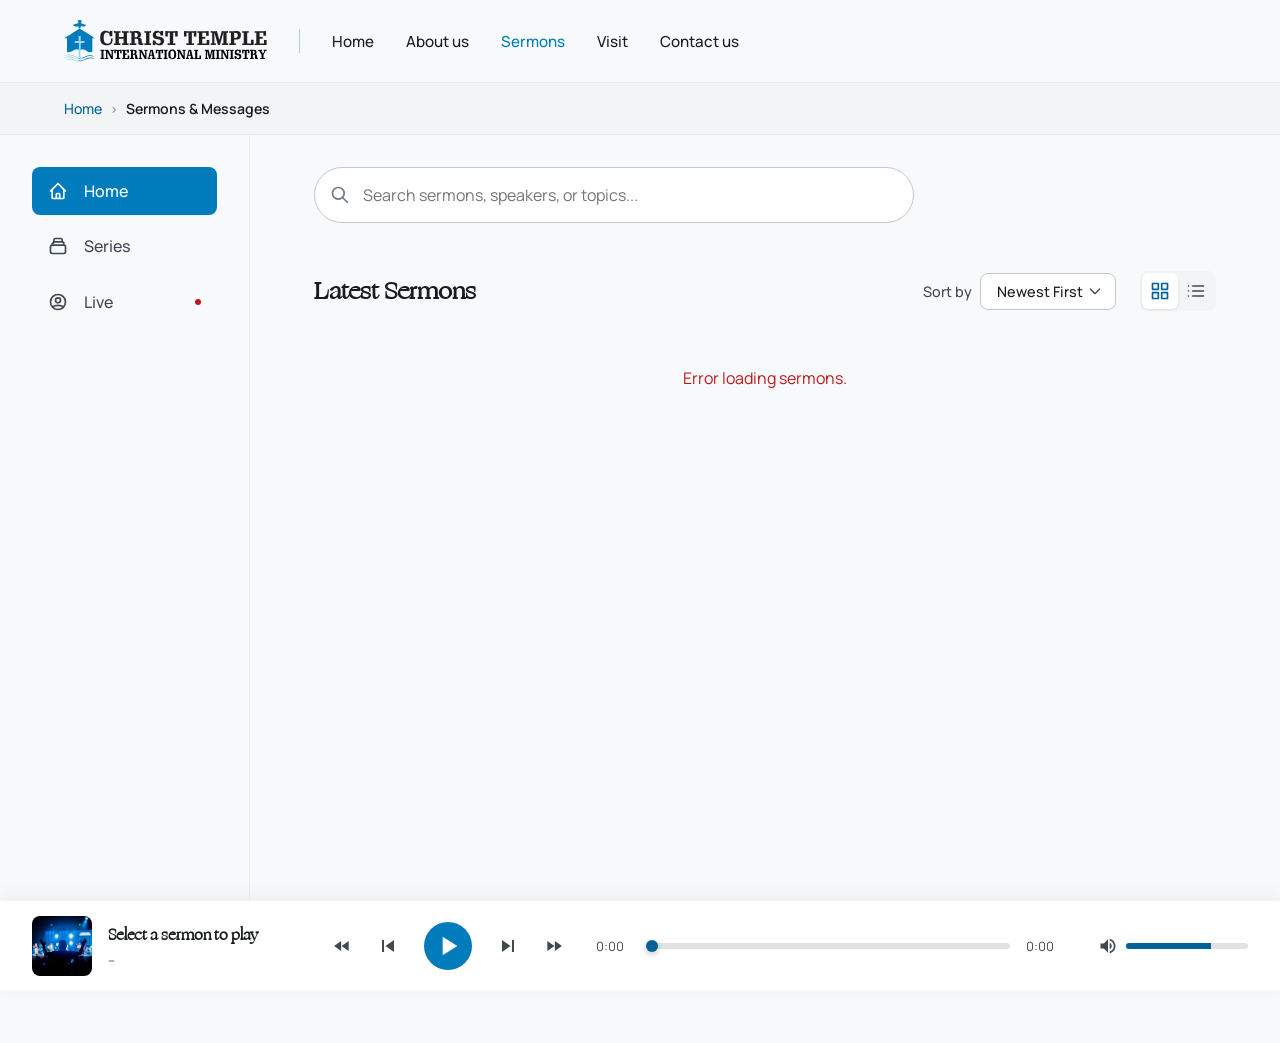
<file: sermons.html>
<!DOCTYPE html>
<html lang="en">
<head>
    <meta charset="UTF-8">
    <meta name="viewport" content="width=device-width, initial-scale=1.0">
    <title>Sermons & Messages | Christ Temple International Ministry (CTIM)</title>

    <!-- Canonical URL -->
    <link rel="canonical" href="https://www.christtempleintl.org/sermons.html">

    <!-- Favicon & App Icons -->
    <link rel="apple-touch-icon" sizes="180x180" href="/apple-touch-icon.png">
    <link rel="icon" type="image/png" sizes="32x32" href="/favicon-32x32.png">
    <link rel="icon" type="image/png" sizes="16x16" href="/favicon-16x16.png">
    <link rel="manifest" href="/site.webmanifest">

    <!-- SEO & Metadata -->
    <meta name="description" content="Listen to and stream inspiring audio sermons, biblical teachings, and messages from Apostle Joseph Eloma and ministers at Christ Temple International Ministry (CTIM).">
    <meta name="keywords" content="CTIM sermons, church messages, Christian preaching, Bible study Nigeria, Apostle Joseph Eloma sermons, Sunday messages, audio sermons">
    <meta name="author" content="Christ Temple International Ministry">
    <meta name="robots" content="index, follow">

    <!-- Open Graph / Facebook -->
    <meta property="og:type" content="website">
    <meta property="og:site_name" content="Christ Temple International Ministry">
    <meta property="og:url" content="https://www.christtempleintl.org/sermons.html">
    <meta property="og:title" content="Sermons & Messages | Christ Temple International Ministry (CTIM)">
    <meta property="og:description" content="Listen to and stream inspiring audio sermons, biblical teachings, and messages from Apostle Joseph Eloma and ministers at Christ Temple International Ministry (CTIM).">
    <meta property="og:image" content="https://www.christtempleintl.org/assets/images/pexels-caleboquendo-34612562.jpg">
    <meta property="og:image:alt" content="Christ Temple International Ministry Sermons Library">
    <meta property="og:locale" content="en_NG">

    <!-- Twitter / X -->
    <meta property="twitter:card" content="summary_large_image">
    <meta property="twitter:site" content="@ChristTempleInt">
    <meta property="twitter:creator" content="@ChristTempleInt">
    <meta property="twitter:url" content="https://www.christtempleintl.org/sermons.html">
    <meta property="twitter:title" content="Sermons & Messages | Christ Temple International Ministry (CTIM)">
    <meta property="twitter:description" content="Listen to and stream inspiring audio sermons, biblical teachings, and messages from Apostle Joseph Eloma and ministers at Christ Temple International Ministry (CTIM).">
    <meta property="twitter:image" content="https://www.christtempleintl.org/assets/images/pexels-caleboquendo-34612562.jpg">
    
    <!-- Structured Data / JSON-LD -->
    <script type="application/ld+json">
    {
      "@context": "https://schema.org",
      "@graph": [
        {
          "@type": "CollectionPage",
          "@id": "https://www.christtempleintl.org/sermons.html#webpage",
          "url": "https://www.christtempleintl.org/sermons.html",
          "name": "Sermons & Messages | Christ Temple International Ministry (CTIM)",
          "description": "Audio sermons, teachings, and spiritual messages from Christ Temple International Ministry.",
          "isPartOf": {
            "@id": "https://www.christtempleintl.org/#website"
          },
          "about": {
            "@id": "https://www.christtempleintl.org/#church"
          },
          "breadcrumb": {
            "@id": "https://www.christtempleintl.org/sermons.html#breadcrumb"
          }
        },
        {
          "@type": "BreadcrumbList",
          "@id": "https://www.christtempleintl.org/sermons.html#breadcrumb",
          "itemListElement": [
            {
              "@type": "ListItem",
              "position": 1,
              "name": "Home",
              "item": "https://www.christtempleintl.org/"
            },
            {
              "@type": "ListItem",
              "position": 2,
              "name": "Sermons & Messages",
              "item": "https://www.christtempleintl.org/sermons.html"
            }
          ]
        }
      ]
    }
    </script>

    <!-- Google Fonts -->
    <link rel="preconnect" href="https://fonts.googleapis.com">
    <link rel="preconnect" href="https://fonts.gstatic.com" crossorigin>
    <link href="https://fonts.googleapis.com/css2?family=Manrope:wght@300;400;500;600;700&family=Playfair+Display:ital,wght@0,400;0,500;1,400;1,500&display=swap" rel="stylesheet">
    <link rel="stylesheet" href="assets/css/style.css">
</head>
<body class="sermons-page">

    <!-- Navigation -->
    <nav class="navbar">
        <div class="nav-left">
            <div class="logo-container">
                <a href="index.html">
                    <img src="assets/images/Christ Temple logo.svg" alt="Christ Temple International Ministry">
                </a>
            </div>
            <div class="nav-divider"></div>
            <ul class="nav-menu">
                <li><a href="index.html">Home</a></li>
                <li><a href="about.html">About us</a></li>
                <li><a href="sermons.html" class="active">Sermons</a></li>
                <li><a href="visit.html">Visit</a></li>
                <li><a href="contact.html">Contact us</a></li>
            </ul>
        </div>


        <button class="mobile-menu-btn" aria-label="Toggle menu">
            <svg xmlns="http://www.w3.org/2000/svg" width="24" height="24" fill="none" viewBox="0 0 24 24" stroke="currentColor">
                <path stroke-linecap="round" stroke-linejoin="round" stroke-width="2" d="M4 6h16M4 12h16M4 18h16" />
            </svg>
    </nav>
    <div class="nav-backdrop" id="navBackdrop"></div>

    <!-- SEO Breadcrumb Navigation -->
    <nav class="breadcrumb-nav" aria-label="Breadcrumb">
        <ol class="breadcrumb-list">
            <li class="breadcrumb-item"><a href="index.html">Home</a></li>
            <li class="breadcrumb-separator" aria-hidden="true">&rsaquo;</li>
            <li class="breadcrumb-item active" aria-current="page">Sermons &amp; Messages</li>
        </ol>
    </nav>

    <!-- Sermons Library App -->
    <main class="sermons-app">
        <!-- Hidden semantic H1 for strict SEO hierarchy -->
        <h1 style="position:absolute; width:1px; height:1px; padding:0; margin:-1px; overflow:hidden; clip:rect(0,0,0,0); border:0;">Christ Temple International Ministry Sermons &amp; Messages</h1>

        <!-- Sidebar -->
        <aside class="sermons-sidebar">
            <nav class="sidebar-nav">
                <a href="#" class="sidebar-link active">
                    <svg xmlns="http://www.w3.org/2000/svg" width="20" height="20" fill="none" viewBox="0 0 24 24" stroke="currentColor" stroke-width="2">
                        <path stroke-linecap="round" stroke-linejoin="round" d="M3 12l2-2m0 0l7-7 7 7M5 10v10a1 1 0 001 1h3m10-11l2 2m-2-2v10a1 1 0 01-1 1h-3m-6 0a1 1 0 001-1v-4a1 1 0 011-1h2a1 1 0 011 1v4a1 1 0 001 1m-6 0h6" />
                    </svg>
                    Home
                </a>
                <a href="#" class="sidebar-link">
                    <svg xmlns="http://www.w3.org/2000/svg" width="20" height="20" fill="none" viewBox="0 0 24 24" stroke="currentColor" stroke-width="2">
                        <path stroke-linecap="round" stroke-linejoin="round" d="M19 11H5m14 0a2 2 0 012 2v6a2 2 0 01-2 2H5a2 2 0 01-2-2v-6a2 2 0 012-2m14 0V9a2 2 0 00-2-2M5 11V9a2 2 0 002-2m0 0V5a2 2 0 012-2h6a2 2 0 012 2v2M7 7h10" />
                    </svg>
                    Series
                </a>
                <a href="#" class="sidebar-link">
                    <svg xmlns="http://www.w3.org/2000/svg" width="20" height="20" fill="none" viewBox="0 0 24 24" stroke="currentColor" stroke-width="2">
                        <path stroke-linecap="round" stroke-linejoin="round" d="M5.121 17.804A13.937 13.937 0 0112 16c2.5 0 4.847.655 6.879 1.804M15 10a3 3 0 11-6 0 3 3 0 016 0zm6 2a9 9 0 11-18 0 9 9 0 0118 0z" />
                    </svg>
                    Live <span class="live-dot"></span>
                </a>
            </nav>
        </aside>

        <!-- Main Content -->
        <section class="sermons-content">
            <!-- Header (Search) -->
            <header class="sermons-header">
                <div class="search-bar">
                    <svg xmlns="http://www.w3.org/2000/svg" width="20" height="20" fill="none" viewBox="0 0 24 24" stroke="currentColor" stroke-width="2">
                        <path stroke-linecap="round" stroke-linejoin="round" d="M21 21l-6-6m2-5a7 7 0 11-14 0 7 7 0 0114 0z" />
                    </svg>
                    <input type="text" placeholder="Search sermons, speakers, or topics...">
                </div>
            </header>



            <!-- Latest Sermons -->
            <div class="sermons-section">
                <div class="sermons-section-header">
                    <h2 class="section-heading">Latest Sermons</h2>
                    <div class="sermons-controls">
                        <div class="control-group">
                            <label for="sortSelect" class="control-label">Sort by</label>
                            <select id="sortSelect" class="control-select">
                                <option value="newest">Newest First</option>
                                <option value="oldest">Oldest First</option>
                                <option value="title_asc">Title (A-Z)</option>
                                <option value="title_desc">Title (Z-A)</option>
                            </select>
                        </div>
                        <div class="view-toggle">
                            <button class="view-btn active" id="btnGridView" title="Grid View" aria-label="Grid View">
                                <svg xmlns="http://www.w3.org/2000/svg" width="20" height="20" viewBox="0 0 24 24" fill="none" stroke="currentColor" stroke-width="2" stroke-linecap="round" stroke-linejoin="round">
                                    <rect x="3" y="3" width="7" height="7"></rect>
                                    <rect x="14" y="3" width="7" height="7"></rect>
                                    <rect x="14" y="14" width="7" height="7"></rect>
                                    <rect x="3" y="14" width="7" height="7"></rect>
                                </svg>
                            </button>
                            <button class="view-btn" id="btnListView" title="List View" aria-label="List View">
                                <svg xmlns="http://www.w3.org/2000/svg" width="20" height="20" viewBox="0 0 24 24" fill="none" stroke="currentColor" stroke-width="2" stroke-linecap="round" stroke-linejoin="round">
                                    <line x1="8" y1="6" x2="21" y2="6"></line>
                                    <line x1="8" y1="12" x2="21" y2="12"></line>
                                    <line x1="8" y1="18" x2="21" y2="18"></line>
                                    <line x1="3" y1="6" x2="3.01" y2="6"></line>
                                    <line x1="3" y1="12" x2="3.01" y2="12"></line>
                                    <line x1="3" y1="18" x2="3.01" y2="18"></line>
                                </svg>
                            </button>
                        </div>
                    </div>
                </div>
                
                <div class="sermons-grid" id="sermonsGrid">
                    <!-- Sermons loaded dynamically via JavaScript -->
                    <p style="grid-column: 1 / -1; text-align: center; color: var(--on-surface-variant); padding: 2rem;">Loading sermons...</p>
                </div>
            </div>
        </section>
    </main>

    <!-- Global Audio Player -->
    <div class="audio-player" id="globalAudioPlayer">
        <div class="player-info">
            <div class="player-cover">
                <img src="assets/images/pexels-caleboquendo-34612562.jpg" alt="Cover" id="playerImage">
            </div>
            <div class="player-text">
                <h4 id="playerTitle">Select a sermon to play</h4>
                <p id="playerSpeaker">--</p>
            </div>
        </div>
        
        <div class="player-controls">
            <button class="control-btn" id="btnRewind" aria-label="Rewind 10 seconds" title="Rewind 10s">
                <svg xmlns="http://www.w3.org/2000/svg" width="20" height="20" fill="currentColor" viewBox="0 0 24 24"><path d="M20 18l-8.5-6L20 6v12zm-9-12v12l-8.5-6L11 6z"/></svg>
            </button>
            <button class="control-btn" aria-label="Previous">
                <svg xmlns="http://www.w3.org/2000/svg" width="24" height="24" viewBox="0 0 24 24" fill="currentColor"><path d="M6 6h2v12H6zm3.5 6l8.5 6V6z"/></svg>
            </button>
            <button class="control-btn play-btn" id="playPauseBtn" aria-label="Play">
                <svg xmlns="http://www.w3.org/2000/svg" width="32" height="32" viewBox="0 0 24 24" fill="currentColor"><path d="M8 5v14l11-7z"/></svg>
            </button>
            <button class="control-btn" aria-label="Next">
                <svg xmlns="http://www.w3.org/2000/svg" width="24" height="24" viewBox="0 0 24 24" fill="currentColor"><path d="M6 18l8.5-6L6 6v12zM16 6v12h2V6h-2z"/></svg>
            </button>
            <button class="control-btn" id="btnFastForward" aria-label="Fast Forward 10 seconds" title="Fast Forward 10s">
                <svg xmlns="http://www.w3.org/2000/svg" width="20" height="20" fill="currentColor" viewBox="0 0 24 24"><path d="M4 18l8.5-6L4 6v12zm9-12v12l8.5-6L13 6z"/></svg>
            </button>
        </div>
        
        <div class="player-progress">
            <span class="time-current">0:00</span>
            <div class="progress-bar-container">
                <div class="progress-bar">
                    <div class="progress-filled" style="width: 0%;">
                        <div class="progress-thumb"></div>
                    </div>
                </div>
            </div>
            <span class="time-total" id="playerDuration">0:00</span>
        </div>
        
        <div class="player-volume">
            <svg xmlns="http://www.w3.org/2000/svg" width="20" height="20" viewBox="0 0 24 24" fill="currentColor"><path d="M3 9v6h4l5 5V4L7 9H3zm13.5 3c0-1.77-1.02-3.29-2.5-4.03v8.05c1.48-.73 2.5-2.25 2.5-4.02zM14 3.23v2.06c2.89.86 5 3.54 5 6.71s-2.11 5.85-5 6.71v2.06c4.01-.91 7-4.49 7-8.77s-2.99-7.86-7-8.77z"/></svg>
            <div class="volume-slider">
                <div class="volume-filled" style="width: 70%;"></div>
            </div>
        </div>
    </div>

    <script>
        const audio = new Audio();
        let isPlaying = false;
        let isDragging = false;
        
        const player = document.getElementById('globalAudioPlayer');
        const playBtn = document.getElementById('playPauseBtn');
        const playerImage = document.getElementById('playerImage');
        const playerTitle = document.getElementById('playerTitle');
        const playerSpeaker = document.getElementById('playerSpeaker');
        const playerDuration = document.getElementById('playerDuration');
        
        const timeCurrent = document.querySelector('.time-current');
        const progressContainer = document.querySelector('.progress-bar-container');
        const progressFilled = document.querySelector('.progress-filled');
        
        const volumeSlider = document.querySelector('.volume-slider');
        const volumeFilled = document.querySelector('.volume-filled');

        const btnFastForward = document.getElementById('btnFastForward');
        const btnRewind = document.getElementById('btnRewind');

        let activeCategory = 'All';
        let activeSearch = '';
        let activeSort = localStorage.getItem('sermons_sort') || 'newest';
        let activeView = localStorage.getItem('sermons_view') || 'grid';

        // Play a sermon (called on sermon card click)
        function playSermon(title, speaker, audioUrl, coverUrl) {
            playerTitle.textContent = title;
            playerSpeaker.textContent = speaker;
            if (coverUrl) {
                playerImage.src = coverUrl;
            } else {
                playerImage.src = 'assets/images/pexels-caleboquendo-34612562.jpg';
            }
            
            // Set audio source through streaming script to support HTTP Range requests (crucial for seeking & scrubbing)
            audio.src = 'api/stream.php?file=' + encodeURIComponent(audioUrl);
            audio.load();
            
            // Show player drawer
            player.classList.add('active');
            
            // Play audio
            audio.play()
                .then(() => {
                    isPlaying = true;
                    updatePlayButton();
                })
                .catch(err => {
                    console.error("Audio playback error:", err);
                    alert("Could not load or play audio. Please check the file format or link.");
                });
        }

        // Toggle Play/Pause on player control click
        playBtn.addEventListener('click', () => {
            if (audio.src) {
                if (isPlaying) {
                    audio.pause();
                    isPlaying = false;
                } else {
                    audio.play();
                    isPlaying = true;
                }
                updatePlayButton();
            }
        });

        // Fast Forward & Rewind event listeners
        if (btnFastForward) {
            btnFastForward.addEventListener('click', () => {
                if (audio.src && !isNaN(audio.duration)) {
                    audio.currentTime = Math.min(audio.duration, audio.currentTime + 10);
                }
            });
        }

        if (btnRewind) {
            btnRewind.addEventListener('click', () => {
                if (audio.src && !isNaN(audio.duration)) {
                    audio.currentTime = Math.max(0, audio.currentTime - 10);
                }
            });
        }

        // Update Play/Pause button icons
        function updatePlayButton() {
            if (isPlaying) {
                playBtn.innerHTML = '<svg xmlns="http://www.w3.org/2000/svg" width="32" height="32" viewBox="0 0 24 24" fill="currentColor"><path d="M6 19h4V5H6v14zm8-14v14h4V5h-4z"/></svg>';
            } else {
                playBtn.innerHTML = '<svg xmlns="http://www.w3.org/2000/svg" width="32" height="32" viewBox="0 0 24 24" fill="currentColor"><path d="M8 5v14l11-7z"/></svg>';
            }
        }

        // Helper to format seconds to MM:SS
        function formatTime(secs) {
            if (secs === undefined || isNaN(secs)) return "0:00";
            const m = Math.floor(secs / 60);
            const s = Math.floor(secs % 60);
            return `${m}:${s < 10 ? '0' : ''}${s}`;
        }

        // Audio Events
        audio.addEventListener('loadedmetadata', () => {
            playerDuration.textContent = formatTime(audio.duration);
        });

        audio.addEventListener('timeupdate', () => {
            if (!isDragging) {
                timeCurrent.textContent = formatTime(audio.currentTime);
                if (audio.duration) {
                    const percent = (audio.currentTime / audio.duration) * 100;
                    progressFilled.style.width = `${percent}%`;
                }
            }
        });

        audio.addEventListener('ended', () => {
            isPlaying = false;
            updatePlayButton();
            progressFilled.style.width = '0%';
            timeCurrent.textContent = '0:00';
        });

        // Advanced Progress Drag Scrubbing & Clicking
        if (progressContainer) {
            const handleScrub = (e) => {
                if (!audio.src || isNaN(audio.duration)) return 0;
                const rect = progressContainer.getBoundingClientRect();
                const clientX = e.clientX || 
                                (e.touches && e.touches[0] && e.touches[0].clientX) || 
                                (e.changedTouches && e.changedTouches[0] && e.changedTouches[0].clientX) || 
                                0;
                const clickX = clientX - rect.left;
                const width = rect.width;
                let clickPercent = clickX / width;
                clickPercent = Math.max(0, Math.min(1, clickPercent)); // Clamp between 0 and 1
                
                progressFilled.style.width = `${clickPercent * 100}%`;
                const tempTime = clickPercent * audio.duration;
                timeCurrent.textContent = formatTime(tempTime);
                
                return tempTime;
            };

            progressContainer.addEventListener('mousedown', (e) => {
                isDragging = true;
                handleScrub(e);
            });

            progressContainer.addEventListener('touchstart', (e) => {
                isDragging = true;
                handleScrub(e);
            }, { passive: true });

            document.addEventListener('mousemove', (e) => {
                if (isDragging) {
                    handleScrub(e);
                }
            });

            document.addEventListener('touchmove', (e) => {
                if (isDragging) {
                    handleScrub(e);
                }
            }, { passive: true });

            const stopDragging = (e) => {
                if (isDragging) {
                    const finalTime = handleScrub(e);
                    if (finalTime !== undefined) {
                        audio.currentTime = finalTime;
                    }
                    isDragging = false;
                }
            };

            document.addEventListener('mouseup', stopDragging);
            document.addEventListener('touchend', stopDragging);
        }

        // Volume Adjustments
        if (volumeSlider) {
            volumeSlider.addEventListener('click', (e) => {
                const rect = volumeSlider.getBoundingClientRect();
                const clickX = e.clientX - rect.left;
                const width = rect.width;
                let vol = clickX / width;
                vol = Math.max(0, Math.min(1, vol)); // Clamp between 0 and 1
                audio.volume = vol;
                volumeFilled.style.width = `${vol * 100}%`;
            });
        }

        document.addEventListener('DOMContentLoaded', () => {
            const mobileMenuBtn = document.querySelector('.mobile-menu-btn');
            const navbar = document.querySelector('.navbar');
            const navBackdrop = document.getElementById('navBackdrop');
            const navLinks = document.querySelectorAll('.nav-menu a');

            function toggleMenu(open) {
                const isOpen = open !== undefined ? open : !navbar.classList.contains('mobile-open');
                navbar.classList.toggle('mobile-open', isOpen);
                if (navBackdrop) navBackdrop.classList.toggle('active', isOpen);
                document.body.classList.toggle('menu-open', isOpen);
                if (mobileMenuBtn) {
                    mobileMenuBtn.setAttribute('aria-expanded', isOpen);
                }
            }

            if (mobileMenuBtn) {
                mobileMenuBtn.addEventListener('click', (e) => {
                    e.stopPropagation();
                    toggleMenu();
                });
            }

            if (navBackdrop) {
                navBackdrop.addEventListener('click', () => toggleMenu(false));
            }

            navLinks.forEach(link => {
                link.addEventListener('click', () => toggleMenu(false));
            });

            // Set up search bar listener
            const searchInput = document.querySelector('.search-bar input');
            if (searchInput) {
                let debounceTimeout;
                searchInput.addEventListener('input', (e) => {
                    clearTimeout(debounceTimeout);
                    debounceTimeout = setTimeout(() => {
                        activeSearch = e.target.value;
                        fetchSermons();
                    }, 300);
                });
            }



            // Set up sort selector listener
            const sortSelect = document.getElementById('sortSelect');
            if (sortSelect) {
                sortSelect.value = activeSort;
                sortSelect.addEventListener('change', (e) => {
                    activeSort = e.target.value;
                    localStorage.setItem('sermons_sort', activeSort);
                    fetchSermons();
                });
            }

            // Set up view layout toggles
            const grid = document.getElementById('sermonsGrid');
            const btnGridView = document.getElementById('btnGridView');
            const btnListView = document.getElementById('btnListView');

            function applyView(view) {
                activeView = view;
                localStorage.setItem('sermons_view', view);
                if (view === 'list') {
                    grid.classList.add('list-view');
                    if (btnListView) btnListView.classList.add('active');
                    if (btnGridView) btnGridView.classList.remove('active');
                } else {
                    grid.classList.remove('list-view');
                    if (btnGridView) btnGridView.classList.add('active');
                    if (btnListView) btnListView.classList.remove('active');
                }
            }

            if (btnGridView && btnListView) {
                btnGridView.addEventListener('click', () => applyView('grid'));
                btnListView.addEventListener('click', () => applyView('list'));
            }

            // Apply saved layout view on load
            applyView(activeView);

            // Fetch public sermons dynamically
            fetchSermons();
        });

        async function fetchSermons() {
            try {
                const response = await fetch(`api/get_sermons.php?limit=20&category=${encodeURIComponent(activeCategory)}&search=${encodeURIComponent(activeSearch)}&sort=${encodeURIComponent(activeSort)}`);
                const result = await response.json();
                
                if (result.status === 'success') {
                    const grid = document.getElementById('sermonsGrid');
                    grid.innerHTML = '';
                    
                    if (result.data.length === 0) {
                        grid.innerHTML = '<p style="grid-column: 1 / -1; text-align: center; color: var(--on-surface-variant); padding: 2rem;">No sermons available matching your query.</p>';
                        return;
                    }
                    
                    result.data.forEach(sermon => {
                        // Dummy text duration or display nicely
                        const duration = "Sermon Audio"; 
                        
                        // We safely escape strings
                        const cleanTitle = sermon.title.replace(/'/g, "\\'");
                        const cleanSpeaker = sermon.speaker.replace(/'/g, "\\'");
                        const cleanAudio = sermon.audio_file_path.replace(/'/g, "\\'");
                        const cleanCover = sermon.cover_image_path.replace(/'/g, "\\'");

                        grid.innerHTML += `
                            <div class="sermon-card" onclick="playSermon('${cleanTitle}', '${cleanSpeaker}', '${cleanAudio}', '${cleanCover}')">
                                <div class="sermon-image">
                                    <img src="${sermon.cover_image_path}" alt="${sermon.title}">
                                    <div class="sermon-duration">${duration}</div>
                                    <div class="sermon-play-overlay">
                                        <svg xmlns="http://www.w3.org/2000/svg" width="48" height="48" viewBox="0 0 24 24" fill="currentColor">
                                            <path d="M8 5v14l11-7z" />
                                        </svg>
                                    </div>
                                </div>
                                <div class="sermon-details">
                                    <h3 class="sermon-title">${sermon.title}</h3>
                                    <div class="sermon-meta">
                                        <span class="sermon-category">${sermon.category}</span>
                                        <span class="sermon-date">${sermon.formatted_date}</span>
                                    </div>
                                </div>
                            </div>
                        `;
                    });
                }
            } catch (error) {
                console.error('Error fetching public sermons:', error);
                document.getElementById('sermonsGrid').innerHTML = '<p style="grid-column: 1 / -1; text-align: center; color: var(--error); padding: 2rem;">Error loading sermons.</p>';
            }
        }
    </script>
</body>
</html>
</file>
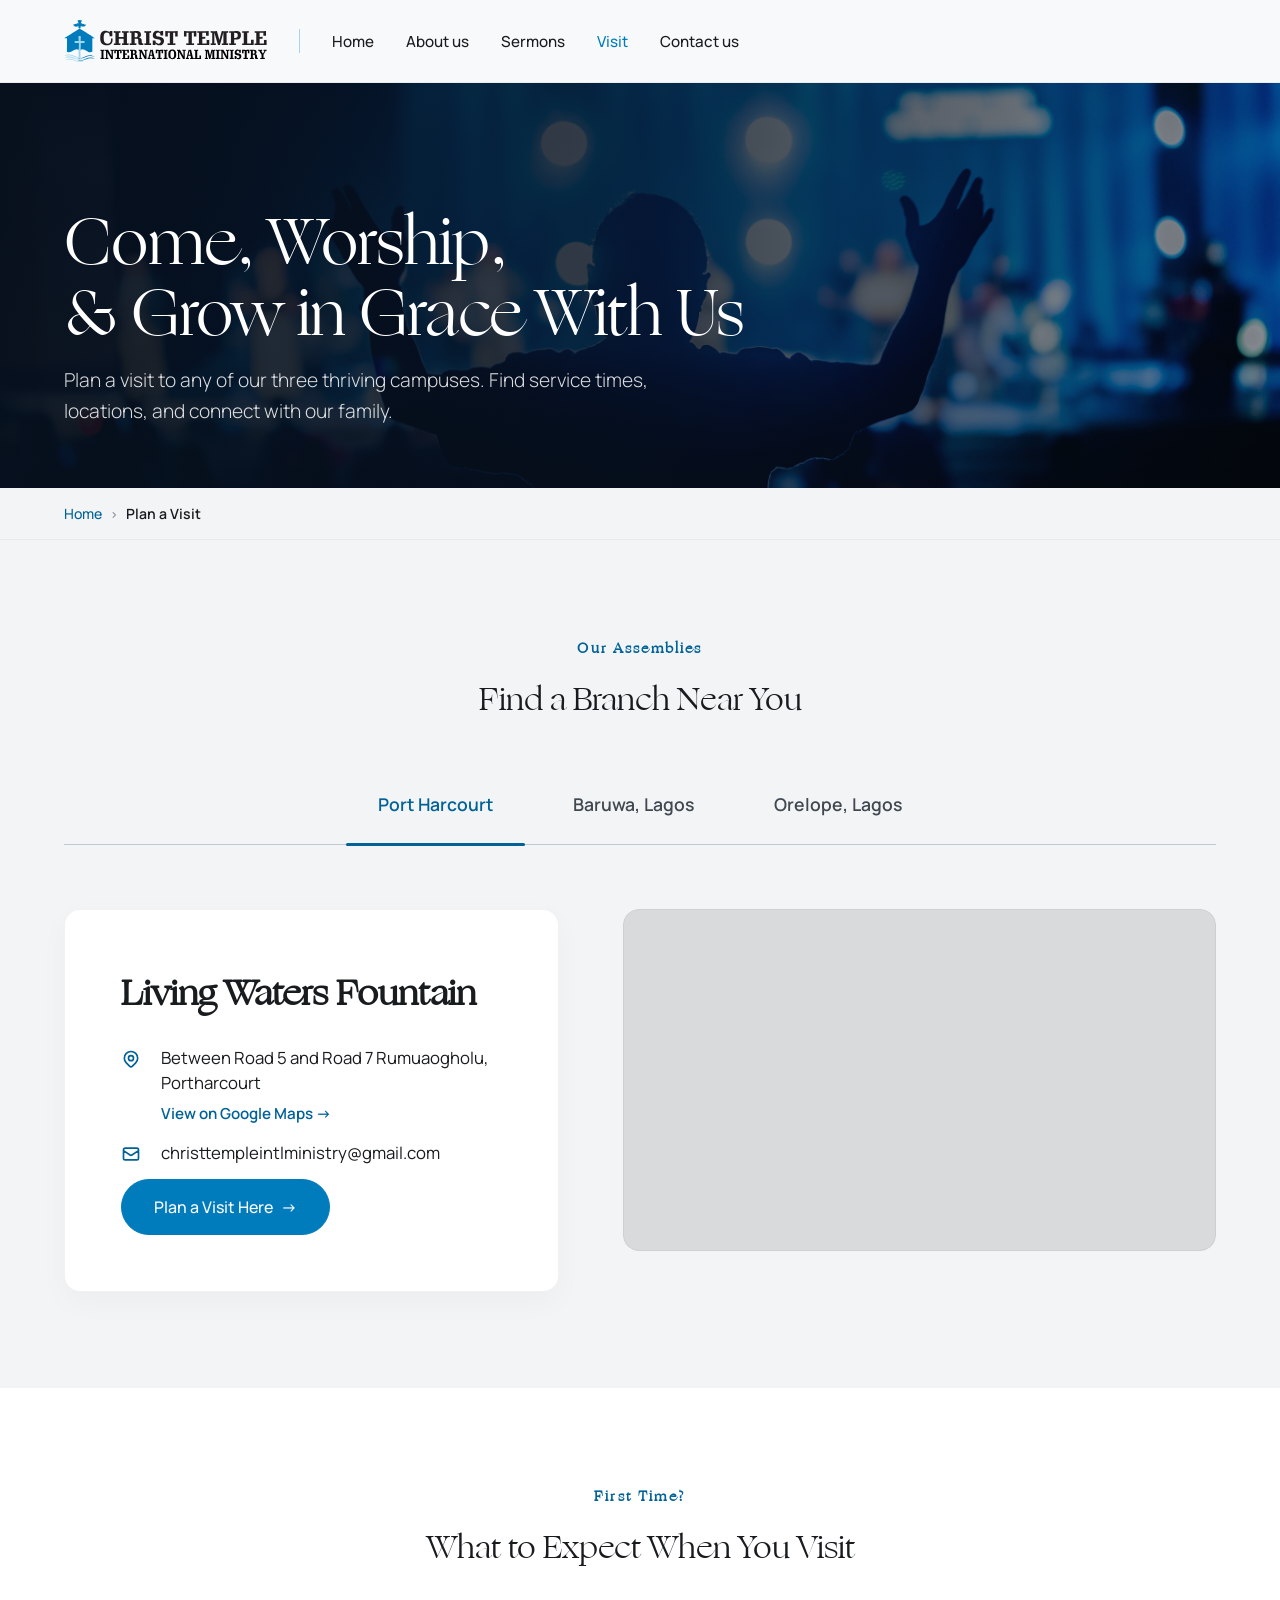
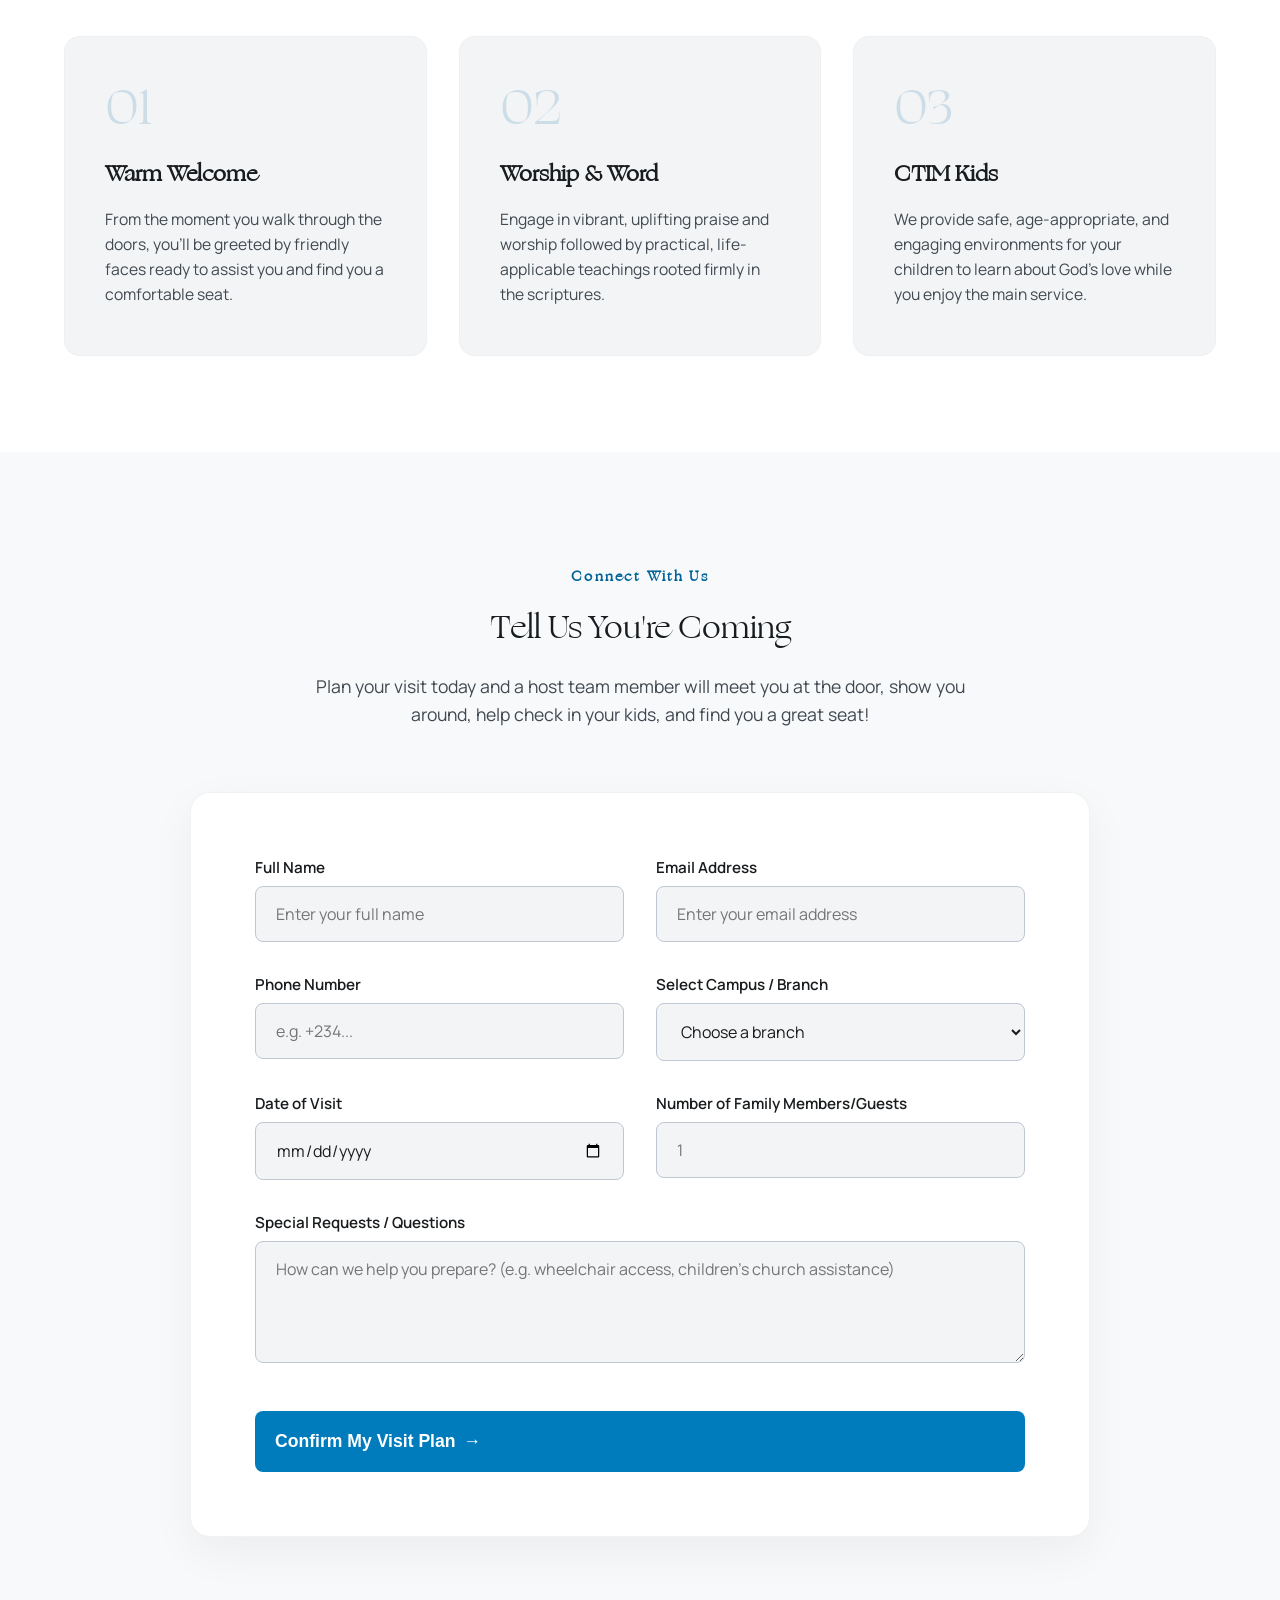
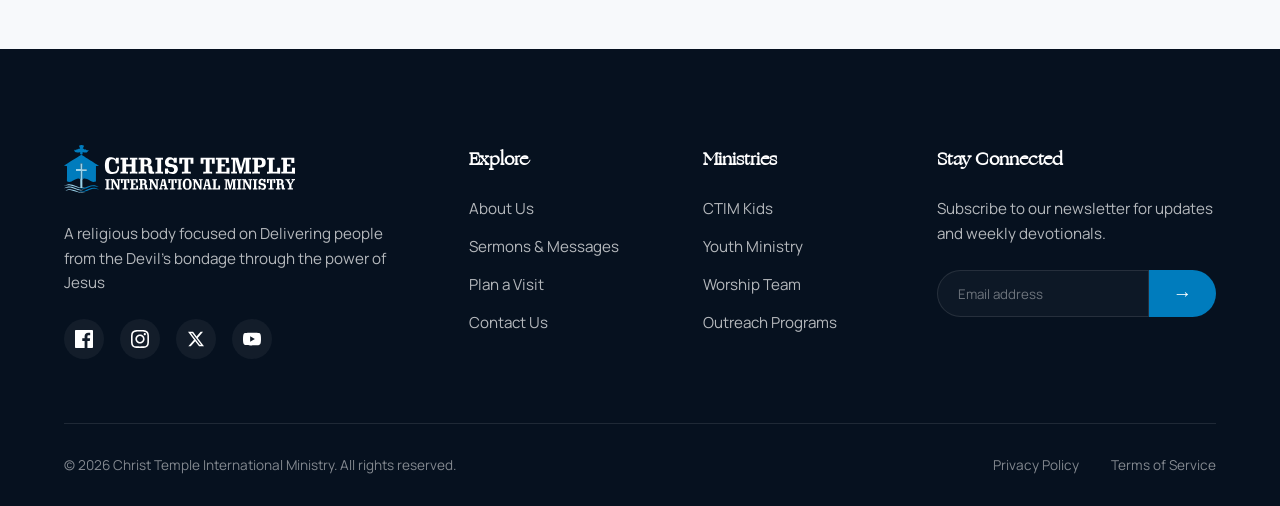
<file: visit.html>
<!DOCTYPE html>
<html lang="en">
<head>
    <meta charset="UTF-8">
    <meta name="viewport" content="width=device-width, initial-scale=1.0">
    <title>Plan a Visit & Locations | Christ Temple International Ministry (CTIM)</title>

    <!-- Canonical URL -->
    <link rel="canonical" href="https://www.christtempleintl.org/visit.html">

    <!-- Favicon & App Icons -->
    <link rel="apple-touch-icon" sizes="180x180" href="/apple-touch-icon.png">
    <link rel="icon" type="image/png" sizes="32x32" href="/favicon-32x32.png">
    <link rel="icon" type="image/png" sizes="16x16" href="/favicon-16x16.png">
    <link rel="manifest" href="/site.webmanifest">

    <!-- SEO & Local Metadata -->
    <meta name="description" content="Plan your visit to Christ Temple International Ministry. Explore service times and directions for our church branches in Port Harcourt, Baruwa Lagos, and Orelope Lagos.">
    <meta name="keywords" content="Visit CTIM, Christ Temple locations, church in Port Harcourt, church in Baruwa Lagos, church in Egbeda Orelope, church service times, worship services Nigeria">
    <meta name="author" content="Christ Temple International Ministry">
    <meta name="robots" content="index, follow">

    <!-- Open Graph / Facebook -->
    <meta property="og:type" content="website">
    <meta property="og:site_name" content="Christ Temple International Ministry">
    <meta property="og:url" content="https://www.christtempleintl.org/visit.html">
    <meta property="og:title" content="Plan a Visit & Locations | Christ Temple International Ministry (CTIM)">
    <meta property="og:description" content="Plan your visit to Christ Temple International Ministry. Explore service times and directions for our church branches in Port Harcourt, Baruwa Lagos, and Orelope Lagos.">
    <meta property="og:image" content="https://www.christtempleintl.org/assets/images/port_harcourt.png">
    <meta property="og:image:alt" content="Christ Temple International Ministry Branches">
    <meta property="og:locale" content="en_NG">

    <!-- Twitter / X -->
    <meta property="twitter:card" content="summary_large_image">
    <meta property="twitter:site" content="@ChristTempleInt">
    <meta property="twitter:creator" content="@ChristTempleInt">
    <meta property="twitter:url" content="https://www.christtempleintl.org/visit.html">
    <meta property="twitter:title" content="Plan a Visit & Locations | Christ Temple International Ministry (CTIM)">
    <meta property="twitter:description" content="Plan your visit to Christ Temple International Ministry. Explore service times and directions for our church branches in Port Harcourt, Baruwa Lagos, and Orelope Lagos.">
    <meta property="twitter:image" content="https://www.christtempleintl.org/assets/images/port_harcourt.png">
    
    <!-- Structured Data / JSON-LD -->
    <script type="application/ld+json">
    {
      "@context": "https://schema.org",
      "@graph": [
        {
          "@type": "WebPage",
          "@id": "https://www.christtempleintl.org/visit.html#webpage",
          "url": "https://www.christtempleintl.org/visit.html",
          "name": "Plan a Visit & Locations | Christ Temple International Ministry (CTIM)",
          "description": "Locations, service times, and visit planning information for Christ Temple International Ministry assemblies in Port Harcourt and Lagos.",
          "isPartOf": {
            "@id": "https://www.christtempleintl.org/#website"
          },
          "breadcrumb": {
            "@id": "https://www.christtempleintl.org/visit.html#breadcrumb"
          }
        },
        {
          "@type": "BreadcrumbList",
          "@id": "https://www.christtempleintl.org/visit.html#breadcrumb",
          "itemListElement": [
            {
              "@type": "ListItem",
              "position": 1,
              "name": "Home",
              "item": "https://www.christtempleintl.org/"
            },
            {
              "@type": "ListItem",
              "position": 2,
              "name": "Plan a Visit",
              "item": "https://www.christtempleintl.org/visit.html"
            }
          ]
        },
        {
          "@type": ["Church", "PlaceOfWorship"],
          "@id": "https://www.christtempleintl.org/visit.html#port-harcourt",
          "name": "Christ Temple International Ministry - Living Waters Fountain (Port Harcourt)",
          "url": "https://www.christtempleintl.org/visit.html?branch=port-harcourt",
          "parentOrganization": {
            "@id": "https://www.christtempleintl.org/#church"
          },
          "email": "christtempleintlministry@gmail.com",
          "address": {
            "@type": "PostalAddress",
            "streetAddress": "Between Road 5 and Road 7 Rumuaogholu",
            "addressLocality": "Port Harcourt",
            "addressRegion": "Rivers State",
            "addressCountry": "NG"
          },
          "hasMap": "https://maps.app.goo.gl/A9NwRC36ZuacLRhL9",
          "openingHoursSpecification": [
            {
              "@type": "OpeningHoursSpecification",
              "dayOfWeek": "Sunday",
              "opens": "08:00",
              "closes": "11:30"
            },
            {
              "@type": "OpeningHoursSpecification",
              "dayOfWeek": "Monday",
              "opens": "18:00",
              "closes": "19:30"
            },
            {
              "@type": "OpeningHoursSpecification",
              "dayOfWeek": "Tuesday",
              "opens": "16:00",
              "closes": "17:30"
            },
            {
              "@type": "OpeningHoursSpecification",
              "dayOfWeek": "Wednesday",
              "opens": "08:00",
              "closes": "11:00"
            }
          ]
        },
        {
          "@type": ["Church", "PlaceOfWorship"],
          "@id": "https://www.christtempleintl.org/visit.html#baruwa-lagos",
          "name": "Christ Temple International Ministry - Church of His Majesty (Baruwa, Lagos)",
          "url": "https://www.christtempleintl.org/visit.html?branch=baruwa-lagos",
          "parentOrganization": {
            "@id": "https://www.christtempleintl.org/#church"
          },
          "email": "christtempleintlministry@gmail.com",
          "address": {
            "@type": "PostalAddress",
            "streetAddress": "4b, 2nd Avenue, Peace Estate, 2 Storey Bus stop Baruwa",
            "addressLocality": "Ipaja, Lagos",
            "addressRegion": "Lagos State",
            "addressCountry": "NG"
          },
          "hasMap": "https://maps.app.goo.gl/71ZZPxghNBR29p216",
          "openingHoursSpecification": [
            {
              "@type": "OpeningHoursSpecification",
              "dayOfWeek": "Sunday",
              "opens": "08:00",
              "closes": "11:30"
            },
            {
              "@type": "OpeningHoursSpecification",
              "dayOfWeek": "Monday",
              "opens": "18:00",
              "closes": "19:30"
            },
            {
              "@type": "OpeningHoursSpecification",
              "dayOfWeek": "Tuesday",
              "opens": "16:00",
              "closes": "17:30"
            },
            {
              "@type": "OpeningHoursSpecification",
              "dayOfWeek": "Wednesday",
              "opens": "08:00",
              "closes": "11:00"
            }
          ]
        },
        {
          "@type": ["Church", "PlaceOfWorship"],
          "@id": "https://www.christtempleintl.org/visit.html#orelope-lagos",
          "name": "Christ Temple International Ministry - City Of God (Orelope, Lagos)",
          "url": "https://www.christtempleintl.org/visit.html?branch=orelope-lagos",
          "parentOrganization": {
            "@id": "https://www.christtempleintl.org/#church"
          },
          "email": "christtempleintlministry@gmail.com",
          "address": {
            "@type": "PostalAddress",
            "streetAddress": "9, Olaniyi Street off Orelope Street, Orelope Egbeda",
            "addressLocality": "Egbeda, Lagos",
            "addressRegion": "Lagos State",
            "addressCountry": "NG"
          },
          "hasMap": "https://maps.app.goo.gl/E2ukaSwKCMPJbdos7",
          "openingHoursSpecification": [
            {
              "@type": "OpeningHoursSpecification",
              "dayOfWeek": "Sunday",
              "opens": "08:00",
              "closes": "11:30"
            },
            {
              "@type": "OpeningHoursSpecification",
              "dayOfWeek": "Monday",
              "opens": "18:00",
              "closes": "19:30"
            },
            {
              "@type": "OpeningHoursSpecification",
              "dayOfWeek": "Tuesday",
              "opens": "16:00",
              "closes": "17:30"
            },
            {
              "@type": "OpeningHoursSpecification",
              "dayOfWeek": "Wednesday",
              "opens": "08:00",
              "closes": "11:00"
            }
          ]
        }
      ]
    }
    </script>
    
    <!-- Google Fonts -->
    <link rel="preconnect" href="https://fonts.googleapis.com">
    <link rel="preconnect" href="https://fonts.gstatic.com" crossorigin>
    <link href="https://fonts.googleapis.com/css2?family=Manrope:wght@300;400;500;600;700&family=Playfair+Display:ital,wght@0,400;0,500;1,400;1,500&display=swap" rel="stylesheet">
    <link rel="stylesheet" href="assets/css/style.css">
</head>
<body class="visit-page">

    <!-- Navigation -->
    <nav class="navbar">
        <div class="nav-left">
            <div class="logo-container">
                <a href="index.html">
                    <img src="assets/images/Christ Temple logo.svg" alt="Christ Temple International Ministry">
                </a>
            </div>
            <div class="nav-divider"></div>
            <ul class="nav-menu">
                <li><a href="index.html">Home</a></li>
                <li><a href="about.html">About us</a></li>
                <li><a href="sermons.html">Sermons</a></li>
                <li><a href="visit.html" class="active">Visit</a></li>
                <li><a href="contact.html">Contact us</a></li>
            </ul>
        </div>


        <button class="mobile-menu-btn" aria-label="Toggle menu">
            <svg xmlns="http://www.w3.org/2000/svg" width="24" height="24" fill="none" viewBox="0 0 24 24" stroke="currentColor">
                <path stroke-linecap="round" stroke-linejoin="round" stroke-width="2" d="M4 6h16M4 12h16M4 18h16" />
            </svg>
    </nav>
    <div class="nav-backdrop" id="navBackdrop"></div>

    <!-- Visit Hero Section -->
    <section class="visit-hero">
        <div class="visit-hero-content">
            <h1 class="visit-hero-title">
                Come, Worship, <br>
                <span class="serif-italic">& Grow in Grace With Us</span>
            </h1>
            <p class="visit-hero-subtitle">
                Plan a visit to any of our three thriving campuses. Find service times, locations, and connect with our family.
            </p>
        </div>
    </section>

    <!-- SEO Breadcrumb Navigation -->
    <nav class="breadcrumb-nav" aria-label="Breadcrumb">
        <ol class="breadcrumb-list">
            <li class="breadcrumb-item"><a href="index.html">Home</a></li>
            <li class="breadcrumb-separator" aria-hidden="true">&rsaquo;</li>
            <li class="breadcrumb-item active" aria-current="page">Plan a Visit</li>
        </ol>
    </nav>

    <!-- Locations Section with Tabs -->
    <section class="visit-locations-section">
        <div class="visit-locations-container">
            <div class="visit-locations-header">
                <span class="visit-tag">Our Assemblies</span>
                <h2 class="visit-page-title">Find a Branch Near You</h2>
            </div>
            
            <div class="locations-tabs">
                <button class="tab-btn active" data-target="port-harcourt">Port Harcourt</button>
                <button class="tab-btn" data-target="baruwa-lagos">Baruwa, Lagos</button>
                <button class="tab-btn" data-target="orelope-lagos">Orelope, Lagos</button>
            </div>
            
            <div class="tab-content-container">
                <!-- Port Harcourt Tab -->
                <div id="port-harcourt" class="tab-content active">
                    <div class="location-detail-grid">
                        <div class="location-info-card">
                            <h3 class="location-name">Living Waters Fountain</h3>
                            
                            <div class="info-item">
                                <span class="info-icon"><svg xmlns="http://www.w3.org/2000/svg" fill="none" viewBox="0 0 24 24" stroke="currentColor" stroke-width="2"><path stroke-linecap="round" stroke-linejoin="round" d="M17.657 16.657L13.414 20.9a1.998 1.998 0 01-2.827 0l-4.244-4.243a8 8 0 1111.314 0z" /><path stroke-linecap="round" stroke-linejoin="round" d="M15 11a3 3 0 11-6 0 3 3 0 016 0z" /></svg></span>
                                <span class="info-text">
                                    Between Road 5 and Road 7 Rumuaogholu, Portharcourt<br>
                                    <a href="https://maps.app.goo.gl/A9NwRC36ZuacLRhL9" target="_blank" rel="noopener noreferrer" class="map-link">View on Google Maps <span class="arrow">&rarr;</span></a>
                                </span>
                            </div>
                            <div class="info-item">
                                <span class="info-icon"><svg xmlns="http://www.w3.org/2000/svg" fill="none" viewBox="0 0 24 24" stroke="currentColor" stroke-width="2"><path stroke-linecap="round" stroke-linejoin="round" d="M3 8l7.89 5.26a2 2 0 002.22 0L21 8M5 19h14a2 2 0 002-2V7a2 2 0 00-2-2H5a2 2 0 00-2 2v10a2 2 0 002 2z" /></svg></span>
                                <span class="info-text">christtempleintlministry@gmail.com</span>
                            </div>
                            
                            <a href="#plan-form-section" class="btn btn-primary btn-plan-visit" data-branch="Living Waters Fountain (Port Harcourt)">
                                Plan a Visit Here <span class="arrow">&rarr;</span>
                            </a>
                        </div>
                        <div class="location-visual-card">
                            <a href="https://maps.app.goo.gl/A9NwRC36ZuacLRhL9" target="_blank" rel="noopener noreferrer" class="map-container-link">
                                <div class="map-embed-container">
                                    <iframe src="https://maps.google.com/maps?q=Between+Road+5+and+Road+7+Rumuaogholu,+Portharcourt,+Rivers+State,+Nigeria&output=embed" width="100%" height="340" style="border:0; pointer-events: none;" allowfullscreen="" loading="lazy" aria-label="Port Harcourt Campus Location Map"></iframe>
                                    <div class="map-overlay">
                                        <span class="overlay-text">Open in Google Maps &rarr;</span>
                                    </div>
                                </div>
                            </a>
                        </div>
                    </div>
                </div>
                
                <!-- Baruwa Lagos Tab -->
                <div id="baruwa-lagos" class="tab-content">
                    <div class="location-detail-grid">
                        <div class="location-info-card">
                            <h3 class="location-name">Church of His Majesty</h3>
                            
                            <div class="info-item">
                                <span class="info-icon"><svg xmlns="http://www.w3.org/2000/svg" fill="none" viewBox="0 0 24 24" stroke="currentColor" stroke-width="2"><path stroke-linecap="round" stroke-linejoin="round" d="M17.657 16.657L13.414 20.9a1.998 1.998 0 01-2.827 0l-4.244-4.243a8 8 0 1111.314 0z" /><path stroke-linecap="round" stroke-linejoin="round" d="M15 11a3 3 0 11-6 0 3 3 0 016 0z" /></svg></span>
                                <span class="info-text">
                                    4b, 2nd Avenue, Peace Estate, 2 Storey Bus stop Baruwa.<br>
                                    <a href="https://maps.app.goo.gl/71ZZPxghNBR29p216" target="_blank" rel="noopener noreferrer" class="map-link">View on Google Maps <span class="arrow">&rarr;</span></a>
                                </span>
                            </div>
                            <div class="info-item">
                                <span class="info-icon"><svg xmlns="http://www.w3.org/2000/svg" fill="none" viewBox="0 0 24 24" stroke="currentColor" stroke-width="2"><path stroke-linecap="round" stroke-linejoin="round" d="M3 8l7.89 5.26a2 2 0 002.22 0L21 8M5 19h14a2 2 0 002-2V7a2 2 0 00-2-2H5a2 2 0 00-2 2v10a2 2 0 002 2z" /></svg></span>
                                <span class="info-text">christtempleintlministry@gmail.com</span>
                            </div>
                            
                            <a href="#plan-form-section" class="btn btn-primary btn-plan-visit" data-branch="Church of His Majesty (Baruwa, Lagos)">
                                Plan a Visit Here <span class="arrow">&rarr;</span>
                            </a>
                        </div>
                        <div class="location-visual-card">
                            <a href="https://maps.app.goo.gl/71ZZPxghNBR29p216" target="_blank" rel="noopener noreferrer" class="map-container-link">
                                <div class="map-embed-container">
                                    <iframe src="https://www.google.com/maps/embed?pb=!1m18!1m12!1m3!1d3963.2201!2d3.2681534!3d6.5986927!2m3!1f0!2f0!3f0!3m2!1i1024!2i768!4f13.1!3m3!1m2!1s0x103b91ec0f5c18c9%3A0x89ee2bdf4bb39f04!2sChrist+Temple+International+Ministry+(Church+Of+His+Majesty+Assembly)!5e0!3m2!1sen!2sng!4v1700000000000!5m2!1sen!2sng" width="100%" height="340" style="border:0; pointer-events: none;" allowfullscreen="" loading="lazy" aria-label="Baruwa Lagos Campus Location Map"></iframe>
                                    <div class="map-overlay">
                                        <span class="overlay-text">Open in Google Maps &rarr;</span>
                                    </div>
                                </div>
                            </a>
                        </div>
                    </div>
                </div>
                
                <!-- Orelope Lagos Tab -->
                <div id="orelope-lagos" class="tab-content">
                    <div class="location-detail-grid">
                        <div class="location-info-card">
                            <h3 class="location-name">City Of God</h3>
                            
                            <div class="info-item">
                                <span class="info-icon"><svg xmlns="http://www.w3.org/2000/svg" fill="none" viewBox="0 0 24 24" stroke="currentColor" stroke-width="2"><path stroke-linecap="round" stroke-linejoin="round" d="M17.657 16.657L13.414 20.9a1.998 1.998 0 01-2.827 0l-4.244-4.243a8 8 0 1111.314 0z" /><path stroke-linecap="round" stroke-linejoin="round" d="M15 11a3 3 0 11-6 0 3 3 0 016 0z" /></svg></span>
                                <span class="info-text">
                                    9, Olaniyi Street off Orelope Street Orelope Egbeda<br>
                                    <a href="https://maps.app.goo.gl/E2ukaSwKCMPJbdos7" target="_blank" rel="noopener noreferrer" class="map-link">View on Google Maps <span class="arrow">&rarr;</span></a>
                                </span>
                            </div>
                            <div class="info-item">
                                <span class="info-icon"><svg xmlns="http://www.w3.org/2000/svg" fill="none" viewBox="0 0 24 24" stroke="currentColor" stroke-width="2"><path stroke-linecap="round" stroke-linejoin="round" d="M3 8l7.89 5.26a2 2 0 002.22 0L21 8M5 19h14a2 2 0 002-2V7a2 2 0 00-2-2H5a2 2 0 00-2 2v10a2 2 0 002 2z" /></svg></span>
                                <span class="info-text">christtempleintlministry@gmail.com</span>
                            </div>
                            
                            <a href="#plan-form-section" class="btn btn-primary btn-plan-visit" data-branch="City Of God (Orelope, Lagos)">
                                Plan a Visit Here <span class="arrow">&rarr;</span>
                            </a>
                        </div>
                        <div class="location-visual-card">
                            <a href="https://maps.app.goo.gl/E2ukaSwKCMPJbdos7" target="_blank" rel="noopener noreferrer" class="map-container-link">
                                <div class="map-embed-container">
                                    <iframe src="https://maps.google.com/maps?q=9,%20Olaniyi%20Street%20off%20Orelope%20Street%20Orelope%20Egbeda&t=&z=15&ie=UTF8&iwloc=&output=embed" width="100%" height="340" style="border:0; pointer-events: none;" allowfullscreen="" loading="lazy" aria-label="Orelope Lagos Campus Location Map"></iframe>
                                    <div class="map-overlay">
                                        <span class="overlay-text">Open in Google Maps &rarr;</span>
                                    </div>
                                </div>
                            </a>
                        </div>
                    </div>
                </div>
            </div>
        </div>
    </section>

    <!-- What to Expect Section -->
    <section class="what-to-expect-section">
        <div class="expect-container">
            <span class="expect-tag">First Time?</span>
            <h2 class="expect-section-title">What to Expect When You Visit</h2>
            
            <div class="expect-grid">
                <div class="expect-card">
                    <span class="expect-number">01</span>
                    <h3 class="expect-title">Warm Welcome</h3>
                    <p class="expect-text">From the moment you walk through the doors, you'll be greeted by friendly faces ready to assist you and find you a comfortable seat.</p>
                </div>
                
                <div class="expect-card">
                    <span class="expect-number">02</span>
                    <h3 class="expect-title">Worship & Word</h3>
                    <p class="expect-text">Engage in vibrant, uplifting praise and worship followed by practical, life-applicable teachings rooted firmly in the scriptures.</p>
                </div>

                <div class="expect-card">
                    <span class="expect-number">03</span>
                    <h3 class="expect-title">CTIM Kids</h3>
                    <p class="expect-text">We provide safe, age-appropriate, and engaging environments for your children to learn about God's love while you enjoy the main service.</p>
                </div>

            
            </div>
        </div>
    </section>

    <!-- Plan a Visit Form Section -->
    <section id="plan-form-section" class="plan-visit-form-section">
        <div class="plan-form-container">
            <div class="plan-form-header">
                <span class="plan-tag">Connect With Us</span>
                <h2 class="plan-title">Tell Us You're Coming</h2>
                <p class="plan-subtitle">Plan your visit today and a host team member will meet you at the door, show you around, help check in your kids, and find you a great seat!</p>
            </div>
            
            <div class="form-wrapper">
                <form class="plan-visit-form" id="visitForm">
                    <div class="form-row">
                        <div class="form-group">
                            <label for="fullName">Full Name</label>
                            <input type="text" id="fullName" placeholder="Enter your full name" required>
                        </div>
                        <div class="form-group">
                            <label for="emailAddr">Email Address</label>
                            <input type="email" id="emailAddr" placeholder="Enter your email address" required>
                        </div>
                    </div>
                    
                    <div class="form-row">
                        <div class="form-group">
                            <label for="phoneNum">Phone Number</label>
                            <input type="tel" id="phoneNum" placeholder="e.g. +234..." required>
                        </div>
                        <div class="form-group">
                            <label for="branchSelect">Select Campus / Branch</label>
                            <select id="branchSelect" required>
                                <option value="" disabled selected>Choose a branch</option>
                                <option value="Living Waters Fountain (Port Harcourt)">Living Waters Fountain (Port Harcourt)</option>
                                <option value="Church of His Majesty (Baruwa, Lagos)">Church of His Majesty (Baruwa, Lagos)</option>
                                <option value="City Of God (Orelope, Lagos)">City Of God (Orelope, Lagos)</option>
                            </select>
                        </div>
                    </div>
                    
                    <div class="form-row">
                        <div class="form-group">
                            <label for="visitDate">Date of Visit</label>
                            <input type="date" id="visitDate" required>
                        </div>
                        <div class="form-group">
                            <label for="guestCount">Number of Family Members/Guests</label>
                            <input type="number" id="guestCount" min="1" max="20" placeholder="1" required>
                        </div>
                    </div>
                    
                    <div class="form-group">
                        <label for="specialRequest">Special Requests / Questions</label>
                        <textarea id="specialRequest" rows="4" placeholder="How can we help you prepare? (e.g. wheelchair access, children's church assistance)"></textarea>
                    </div>
                    
                    <button type="submit" class="btn btn-primary form-submit-btn">
                        Confirm My Visit Plan <span class="arrow">&rarr;</span>
                    </button>
                </form>
                
                <!-- Form Success Modal/Card -->
                <div class="form-success-card" id="formSuccessCard" style="display: none;">
                    <div class="success-icon-check">
                        <svg xmlns="http://www.w3.org/2000/svg" fill="none" viewBox="0 0 24 24" stroke="currentColor">
                            <path stroke-linecap="round" stroke-linejoin="round" stroke-width="3" d="M5 13l4 4L19 7" />
                        </svg>
                    </div>
                    <h3 class="success-heading">We Can't Wait to Welcome You!</h3>
                    <p class="success-message">Thank you for planning your visit. A dedicated host team member will reach out to you via email and phone to coordinate meeting you on the day of your visit!</p>
                    <button class="btn btn-ghost success-close-btn" id="closeSuccessBtn">Done</button>
                </div>
            </div>
        </div>
    </section>

    <!-- Footer Section -->
    <footer class="footer">
        <div class="footer-container">
            <div class="footer-grid">
                <!-- Column 1: Brand -->
                <div class="footer-col brand-col">
                    <img src="assets/images/CTIM_LOGO_WHITE.svg" alt="Christ Temple Logo" class="footer-logo">
                    <p class="footer-text">
                        A religious body focused on Delivering people from the Devil's bondage through the power of Jesus
                    </p>
                    <div class="social-links">
                        <a href="https://web.facebook.com/ChristTempleMinistriesNg" class="social-icon" target="_blank" rel="noopener noreferrer" aria-label="Facebook">
                            <svg xmlns="http://www.w3.org/2000/svg" width="18" height="18" fill="currentColor" viewBox="0 0 24 24"><path d="M22.675 0h-21.35c-.732 0-1.325.593-1.325 1.325v21.351c0 .731.593 1.324 1.325 1.324h11.495v-9.294h-3.128v-3.622h3.128v-2.671c0-3.1 1.893-4.788 4.659-4.788 1.325 0 2.463.099 2.795.143v3.24l-1.918.001c-1.504 0-1.795.715-1.795 1.763v2.313h3.587l-.467 3.622h-3.12v9.293h6.116c.73 0 1.323-.593 1.323-1.325v-21.35c0-.732-.593-1.325-1.325-1.325z"/></svg>
                        </a>
                        <a href="https://instagram.com/christtempleng" class="social-icon" target="_blank" rel="noopener noreferrer" aria-label="Instagram">
                            <svg xmlns="http://www.w3.org/2000/svg" width="18" height="18" fill="currentColor" viewBox="0 0 24 24"><path d="M12 2.163c3.204 0 3.584.012 4.85.07 3.252.148 4.771 1.691 4.919 4.919.058 1.265.069 1.645.069 4.849 0 3.205-.012 3.584-.069 4.849-.149 3.225-1.664 4.771-4.919 4.919-1.266.058-1.644.07-4.85.07-3.204 0-3.584-.012-4.849-.07-3.26-.149-4.771-1.699-4.919-4.92-.058-1.265-.07-1.644-.07-4.849 0-3.204.013-3.583.07-4.849.149-3.227 1.664-4.771 4.919-4.919 1.266-.057 1.645-.069 4.849-.069zm0-2.163c-3.259 0-3.667.014-4.947.072-4.358.2-6.78 2.618-6.98 6.98-.059 1.281-.073 1.689-.073 4.948 0 3.259.014 3.668.072 4.948.2 4.358 2.618 6.78 6.98 6.98 1.281.058 1.689.072 4.948.072 3.259 0 3.668-.014 4.948-.072 4.354-.2 6.782-2.618 6.979-6.98.059-1.28.073-1.689.073-4.948 0-3.259-.014-3.667-.072-4.947-.196-4.354-2.617-6.78-6.979-6.98-1.281-.059-1.69-.073-4.949-.073zm0 5.838c-3.403 0-6.162 2.759-6.162 6.162s2.759 6.163 6.162 6.163 6.162-2.759 6.162-6.163c0-3.403-2.759-6.162-6.162-6.162zm0 10.162c-2.209 0-4-1.79-4-4s1.791-4 4-4 4 1.79 4 4-1.791 4-4 4zm6.406-11.845c-.796 0-1.441.645-1.441 1.44s.645 1.44 1.441 1.44c.795 0 1.439-.645 1.439-1.44s-.644-1.44-1.439-1.44z"/></svg>
                        </a>
                        <a href="https://x.com/ChristTempleInt" class="social-icon" target="_blank" rel="noopener noreferrer" aria-label="X (Twitter)">
                            <svg xmlns="http://www.w3.org/2000/svg" width="16" height="16" fill="currentColor" viewBox="0 0 16 16"><path d="M12.6.75h2.454l-5.36 6.142L16 15.25h-4.937l-3.867-5.07-4.425 5.07H.316l5.733-6.57L0 .75h5.063l3.495 4.633L12.601.75Zm-.86 13.028h1.36L4.323 2.145H2.865l8.875 11.633Z"/></svg>
                        </a>
                        <a href="https://www.youtube.com/@christtempleinternationalm6173" class="social-icon" target="_blank" rel="noopener noreferrer" aria-label="YouTube">
                            <svg xmlns="http://www.w3.org/2000/svg" width="18" height="18" fill="currentColor" viewBox="0 0 24 24"><path d="M23.498 6.186a3.016 3.016 0 0 0-2.122-2.136C19.505 3.5 12 3.5 12 3.5s-7.505 0-9.377.55a3.015 3.015 0 0 0-2.122 2.136C0 8.07 0 12 0 12s0 3.93.502 5.814a3.016 3.016 0 0 0 2.122 2.136c1.871.55 9.376.55 9.376.55s7.505 0 9.377-.55a3.015 3.015 0 0 0 2.122-2.136C24 15.93 24 12 24 12s0-3.93-.502-5.814zM9.545 15.568V8.432L15.818 12l-6.273 3.568z"/></svg>
                        </a>
                    </div>
                </div>

                <!-- Column 2: Quick Links -->
                <div class="footer-col">
                    <h4 class="footer-heading">Explore</h4>
                    <ul class="footer-links">
                        <li><a href="about.html">About Us</a></li>
                        <li><a href="sermons.html">Sermons &amp; Messages</a></li>
                        <li><a href="visit.html">Plan a Visit</a></li>
                        <li><a href="contact.html">Contact Us</a></li>
                    </ul>
                </div>

                <!-- Column 3: Ministries -->
                <div class="footer-col">
                    <h4 class="footer-heading">Ministries</h4>
                    <ul class="footer-links">
                        <li><a href="contact.html?subject=ministry">CTIM Kids</a></li>
                        <li><a href="contact.html?subject=ministry">Youth Ministry</a></li>
                        <li><a href="contact.html?subject=ministry">Worship Team</a></li>
                        <li><a href="contact.html?subject=ministry">Outreach Programs</a></li>
                    </ul>
                </div>

                <!-- Column 4: Newsletter -->
                <div class="footer-col newsletter-col">
                    <h4 class="footer-heading">Stay Connected</h4>
                    <p class="footer-text">Subscribe to our newsletter for updates and weekly devotionals.</p>
                    <form class="newsletter-form" action="subscribe.php" method="POST">
                        <input type="email" name="email" placeholder="Email address" required>
                        <button type="submit">&rarr;</button>
                    </form>
                </div>
            </div>

            <div class="footer-bottom">
                <p>&copy; 2026 Christ Temple International Ministry. All rights reserved.</p>
                <div class="footer-legal">
                    <a href="#">Privacy Policy</a>
                    <a href="#">Terms of Service</a>
                </div>
            </div>
        </div>
    </footer>

    <!-- Scripts -->
    <script>
        document.addEventListener('DOMContentLoaded', () => {
            // Mobile Menu Toggle
            const mobileMenuBtn = document.querySelector('.mobile-menu-btn');
            const navbar = document.querySelector('.navbar');
            const navBackdrop = document.getElementById('navBackdrop');
            const navLinks = document.querySelectorAll('.nav-menu a');

            function toggleMenu(open) {
                const isOpen = open !== undefined ? open : !navbar.classList.contains('mobile-open');
                navbar.classList.toggle('mobile-open', isOpen);
                if (navBackdrop) navBackdrop.classList.toggle('active', isOpen);
                document.body.classList.toggle('menu-open', isOpen);
                if (mobileMenuBtn) {
                    mobileMenuBtn.setAttribute('aria-expanded', isOpen);
                }
            }

            if (mobileMenuBtn) {
                mobileMenuBtn.addEventListener('click', (e) => {
                    e.stopPropagation();
                    toggleMenu();
                });
            }

            if (navBackdrop) {
                navBackdrop.addEventListener('click', () => toggleMenu(false));
            }

            navLinks.forEach(link => {
                link.addEventListener('click', () => toggleMenu(false));
            });

            // Tab Selection Interactivity
            const tabButtons = document.querySelectorAll('.tab-btn');
            const tabContents = document.querySelectorAll('.tab-content');

            tabButtons.forEach(btn => {
                btn.addEventListener('click', () => {
                    // Remove active from buttons and tabs
                    tabButtons.forEach(b => b.classList.remove('active'));
                    tabContents.forEach(tc => tc.classList.remove('active'));

                    // Add active to current
                    btn.classList.add('active');
                    const targetId = btn.getAttribute('data-target');
                    document.getElementById(targetId).classList.add('active');
                });
            });

            // Check if there is a branch query param in the URL on load and activate corresponding tab
            const urlParams = new URLSearchParams(window.location.search);
            const branchParam = urlParams.get('branch');
            if (branchParam) {
                const targetBtn = document.querySelector(`.tab-btn[data-target="${branchParam}"]`);
                if (targetBtn) {
                    targetBtn.click();
                    setTimeout(() => {
                        const headerSection = document.querySelector('.visit-locations-header');
                        if (headerSection) {
                            headerSection.scrollIntoView({ behavior: 'smooth', block: 'center' });
                        }
                    }, 100);
                    
                    // Clean up URL
                    const newUrl = window.location.protocol + "//" + window.location.host + window.location.pathname;
                    window.history.replaceState({path:newUrl}, '', newUrl);
                }
            }

            // "Plan a Visit Here" Button click handler (autoselects branch in dropdown)
            const planButtons = document.querySelectorAll('.btn-plan-visit');
            const branchSelect = document.getElementById('branchSelect');

            planButtons.forEach(btn => {
                btn.addEventListener('click', (e) => {
                    const branchName = btn.getAttribute('data-branch');
                    if (branchSelect) {
                        branchSelect.value = branchName;
                    }
                });
            });

            // Form Submit Interactivity
            const visitForm = document.getElementById('visitForm');
            const formSuccessCard = document.getElementById('formSuccessCard');

            if (visitForm) {
                visitForm.addEventListener('submit', (e) => {
                    e.preventDefault();
                    
                    // Hide the form with smooth transition, show success card
                    visitForm.style.display = 'none';
                    formSuccessCard.style.display = 'flex';
                    formSuccessCard.scrollIntoView({ behavior: 'smooth', block: 'center' });
                });
            }

            // Close success card and reset form
            const closeSuccessBtn = document.getElementById('closeSuccessBtn');
            if (closeSuccessBtn) {
                closeSuccessBtn.addEventListener('click', () => {
                    formSuccessCard.style.display = 'none';
                    visitForm.reset();
                    visitForm.style.display = 'block';
                });
            }
        });
    </script>
</body>
</html>
</file>
<file: assets/css/style.css>
@font-face {
    font-family: 'Ogg';
    src: url('../fonts/Ogg-Regular.ttf') format('truetype'),
        url('../fonts/Ogg Ogg Regular.ttf') format('truetype');
    font-weight: normal;
    font-style: normal;
}

:root {
    /* Color Palette */
    --surface: #f7f9fb;
    --surface-dim: #d8dadc;
    --surface-bright: #f7f9fb;
    --surface-container-lowest: #ffffff;
    --surface-container-low: #f2f4f6;
    --surface-container: #eceef0;
    --surface-container-high: #e6e8ea;
    --surface-container-highest: #e0e3e5;
    --on-surface: #191c1e;
    --on-surface-variant: #404850;
    --inverse-surface: #2d3133;
    --inverse-on-surface: #eff1f3;
    --outline: #707881;
    --outline-variant: #bfc7d2;
    --surface-tint: #006398;
    --primary: #006297;
    --on-primary: #ffffff;
    --primary-container: #007cbd;
    --on-primary-container: #ffffff;
    --inverse-primary: #94ccff;
    --secondary: #006399;
    --on-secondary: #ffffff;
    --secondary-container: #44b0fd;
    --on-secondary-container: #004166;
    --tertiary: #485f7b;
    --on-tertiary: #ffffff;
    --tertiary-container: #607895;
    --on-tertiary-container: #ffffff;
    --error: #ba1a1a;
    --on-error: #ffffff;
    --error-container: #ffdad6;
    --on-error-container: #93000a;
    --primary-fixed: #cde5ff;
    --primary-fixed-dim: #94ccff;
    --on-primary-fixed: #001d32;
    --on-primary-fixed-variant: #004b74;
    --secondary-fixed: #cde5ff;
    --secondary-fixed-dim: #94ccff;
    --on-secondary-fixed: #001d32;
    --on-secondary-fixed-variant: #004b74;
    --tertiary-fixed: #d1e4ff;
    --tertiary-fixed-dim: #b0c9e8;
    --on-tertiary-fixed: #011d35;
    --on-tertiary-fixed-variant: #314863;
    --background: #f7f9fb;
    --on-background: #191c1e;
    --surface-variant: #e0e3e5;

    /* Semantic Mappings for existing styles */
    --primary-accent: var(--primary-container);
    --bg-light: var(--background);
    --text-dark: var(--on-surface);
    --text-light: var(--on-primary);

    /* Typography */
    --font-sans: 'Manrope', sans-serif;
    --font-serif: 'Playfair Display', serif;
    --font-ogg: 'Ogg', serif;
}

* {
    margin: 0;
    padding: 0;
    box-sizing: border-box;
}

body {
    font-family: var(--font-sans);
    background-color: var(--bg-light);
    color: var(--text-dark);
    -webkit-font-smoothing: antialiased;
    overflow-x: hidden;
}

h1, h2, h3, h4, h5, h6 {
    font-family: var(--font-ogg);
    font-weight: normal;
}

/* --- Navigation --- */
.navbar {
    display: flex;
    justify-content: space-between;
    align-items: center;
    padding: 1.25rem 4rem;
    background-color: var(--bg-light);
    position: sticky;
    top: 0;
    z-index: 100;
    border-bottom: 1px solid rgba(0, 0, 0, 0.05);
}

.nav-left {
    display: flex;
    align-items: center;
    gap: 2rem;
}

.logo-container {
    height: 42px;
    display: flex;
    align-items: center;
}

.logo-container a {
    display: flex;
    align-items: center;
    height: 100%;
    text-decoration: none;
}

.logo-container img {
    height: 42px;
    max-height: 100%;
    width: auto;
    object-fit: contain;
    display: block;
}

.nav-divider {
    width: 1px;
    height: 24px;
    background-color: var(--primary-accent);
    opacity: 0.3;
}

.nav-menu {
    display: flex;
    gap: 2rem;
    list-style: none;
    margin: 0;
    padding: 0;
}

.nav-menu a {
    text-decoration: none;
    color: var(--text-dark);
    font-size: 0.95rem;
    font-weight: 500;
    transition: color 0.3s ease;
}

.nav-menu a:hover,
.nav-menu a.active {
    color: var(--primary-accent);
}

.nav-actions .btn-outline {
    padding: 0.6rem 1.5rem;
    border: 1px solid rgba(0, 124, 189, 0.3);
    border-radius: 50px;
    color: var(--primary-accent);
    text-decoration: none;
    font-size: 0.95rem;
    font-weight: 500;
    transition: all 0.3s ease;
}

.nav-actions .btn-outline:hover {
    background-color: var(--primary-accent);
    color: var(--text-light);
    border-color: var(--primary-accent);
}

/* --- Hero Section --- */
.hero {
    position: relative;
    height: calc(100vh - 82px);
    /* Adjust based on navbar height */
    min-height: 700px;
    display: flex;
    padding: 5rem 4rem;
    background-image: url('../images/pexels-caleboquendo-34612562.jpg');
    background-size: cover;
    background-position: center;
    background-repeat: no-repeat;
}

/* Overlay for the background image */
.hero::before {
    content: '';
    position: absolute;
    inset: 0;
    /* Gradient to make text readable at bottom, and general darkening */
    background: linear-gradient(to bottom,
            rgba(0, 0, 0, 0.1) 0%,
            rgba(0, 0, 0, 0.4) 50%,
            rgba(0, 0, 0, 0.85) 100%);
    z-index: 1;
}

.hero-container {
    position: relative;
    z-index: 2;
    width: 100%;
    max-width: 1400px;
    margin: 0 auto;
    display: flex;
    flex-direction: column;
    justify-content: flex-end;
    height: 100%;
}

.hero-content {
    max-width: 800px;
    animation: fadeUp 1s ease-out forwards;
}

.hero-title {
    color: var(--text-light);
    font-size: 4.5rem;
    line-height: 1.1;
    font-weight: 400;
    margin-bottom: 1.5rem;
    letter-spacing: -0.02em;
}

.hero-title .serif-italic {
    font-family: var(--font-ogg);
    font-style: italic;
    font-weight: 400;
}

.hero-subtitle {
    color: rgba(255, 255, 255, 0.9);
    font-size: 1.25rem;
    line-height: 1.6;
    margin-bottom: 2.5rem;
    max-width: 600px;
    font-weight: 300;
}

.hero-buttons {
    display: flex;
    gap: 1rem;
}

.btn {
    padding: 1rem 2rem;
    border-radius: 50px;
    font-size: 1rem;
    font-weight: 500;
    text-decoration: none;
    display: inline-flex;
    align-items: center;
    gap: 0.5rem;
    transition: all 0.3s ease;
}

.btn-primary {
    background-color: var(--primary-accent);
    color: var(--text-light);
    border: 1px solid var(--primary-accent);
}

.btn-primary:hover {
    background-color: #005F9E;
    border-color: #005F9E;
    transform: translateY(-2px);
}

.btn-primary .arrow {
    transition: transform 0.3s ease;
}

.btn-primary:hover .arrow {
    transform: translateX(4px);
}

.btn-ghost {
    background-color: transparent;
    color: var(--text-light);
    border: 1px solid rgba(255, 255, 255, 0.3);
}

.btn-ghost:hover {
    border-color: var(--text-light);
    background-color: rgba(255, 255, 255, 0.1);
    transform: translateY(-2px);
}


/* --- Animations --- */
@keyframes fadeUp {
    from {
        opacity: 0;
        transform: translateY(30px);
    }

    to {
        opacity: 1;
        transform: translateY(0);
    }
}

@keyframes fadeIn {
    from {
        opacity: 0;
    }

    to {
        opacity: 1;
    }
}

.mobile-menu-btn {
    display: none;
    background: transparent;
    border: none;
    color: var(--on-surface);
    cursor: pointer;
    padding: 0.5rem;
    border-radius: 8px;
    z-index: 101;
    transition: background-color 0.2s ease, transform 0.2s ease;
}

.mobile-menu-btn:hover,
.mobile-menu-btn:focus {
    background-color: var(--surface-container-high);
}

.mobile-menu-btn svg {
    transition: transform 0.3s ease;
}

.navbar.mobile-open .mobile-menu-btn svg {
    transform: rotate(90deg);
}

/* Mobile Menu Backdrop Overlay */
.nav-backdrop {
    position: fixed;
    top: 0;
    left: 0;
    right: 0;
    bottom: 0;
    background-color: rgba(6, 17, 31, 0.5);
    backdrop-filter: blur(4px);
    -webkit-backdrop-filter: blur(4px);
    opacity: 0;
    visibility: hidden;
    transition: opacity 0.3s ease, visibility 0.3s ease;
    z-index: 98;
}

.nav-backdrop.active,
body.menu-open .nav-backdrop {
    opacity: 1;
    visibility: visible;
}

/* --- Responsive Design --- */
@media (max-width: 1024px) {
    .navbar {
        padding: 1rem 2rem;
    }

    .nav-left {
        gap: 1.5rem;
    }

    .hero {
        padding: 4rem 2rem;
    }

    .hero-title {
        font-size: 3.5rem;
    }
}

@media (max-width: 768px) {

    .nav-divider,
    .nav-actions {
        display: none;
    }

    .mobile-menu-btn {
        display: flex;
        align-items: center;
        justify-content: center;
    }

    .navbar {
        position: relative;
    }

    .nav-menu {
        display: none;
        position: absolute;
        top: 100%;
        left: 0;
        right: 0;
        background-color: var(--surface-container-lowest);
        flex-direction: column;
        padding: 1.5rem 2rem;
        gap: 0.5rem;
        border-bottom: 1px solid var(--outline-variant);
        box-shadow: 0 12px 32px rgba(0, 0, 0, 0.12);
        z-index: 99;
        animation: fadeIn 0.25s ease-out;
    }

    .nav-menu li {
        width: 100%;
    }

    .nav-menu a {
        display: block;
        padding: 0.75rem 1rem;
        border-radius: 8px;
        font-size: 1rem;
        font-weight: 600;
        transition: background-color 0.2s ease, color 0.2s ease;
    }

    .nav-menu a:hover,
    .nav-menu a.active {
        background-color: var(--surface-container-low);
    }

    .navbar.mobile-open .nav-menu {
        display: flex;
    }

    .hero {
        height: auto;
        min-height: 80vh;
        padding: 4rem 1.5rem;
    }

    .hero-container {
        justify-content: center;
        padding-top: 2rem;
    }

    .hero-title {
        font-size: 2.75rem;
    }

    .hero-buttons {
        flex-direction: column;
        gap: 0.75rem;
    }

    .btn {
        width: 100%;
        justify-content: center;
    }
}

/* --- Values Section --- */
.values-section {
    padding: 6rem 4rem;
    background-color: var(--surface);
}

.values-container {
    max-width: 1400px;
    margin: 0 auto;
}

.section-title {
    font-size: 2rem;
    font-weight: 500;
    margin-bottom: 0;
    color: var(--text-dark);
    line-height: 1.15;
}

/* --- What We Believe Slider Styling --- */
.values-header {
    display: flex;
    justify-content: space-between;
    align-items: center;
    margin-bottom: 4rem;
}

.slider-controls {
    display: flex;
    gap: 0.75rem;
}

.slider-arrow {
    width: 44px;
    height: 44px;
    border-radius: 50%;
    border: 1px solid rgba(0, 0, 0, 0.15);
    background-color: transparent;
    color: var(--text-dark);
    display: flex;
    align-items: center;
    justify-content: center;
    cursor: pointer;
    transition: all 0.25s ease;
}

.slider-arrow:hover:not(:disabled) {
    background-color: var(--primary);
    color: #ffffff;
    border-color: var(--primary);
    transform: translateY(-2px);
}

.slider-arrow:disabled {
    opacity: 0.3;
    cursor: not-allowed;
}

.beliefs-slider-viewport {
    overflow: hidden;
    width: 100%;
}

.beliefs-slider-track {
    display: flex;
    transition: transform 0.5s cubic-bezier(0.25, 1, 0.5, 1);
    will-change: transform;
}

.value-card {
    flex: 0 0 33.333333%;
    min-width: 0;
    box-sizing: border-box;
    padding: 0 4rem;
    position: relative;
    border-left: 1px solid rgba(0, 0, 0, 0.1);
}

.value-number {
    font-size: 3.5rem;
    font-weight: 600;
    color: rgba(0, 0, 0, 0.2);
    display: block;
    margin-bottom: 1rem;
    line-height: 1;
}

.value-heading {
    font-size: 2.25rem;
    font-weight: 700;
    line-height: 1.1;
    margin-bottom: 1.5rem;
    color: var(--text-dark);
    letter-spacing: -0.02em;
}

.value-text {
    font-size: 1.05rem;
    line-height: 1.6;
    color: var(--on-surface-variant);
}

.slider-dots-container {
    display: flex;
    justify-content: center;
    align-items: center;
    gap: 0.5rem;
    margin-top: 3.5rem;
}

.slider-dot {
    width: 10px;
    height: 10px;
    border-radius: 50%;
    background-color: rgba(0, 0, 0, 0.15);
    border: none;
    cursor: pointer;
    padding: 0;
    transition: all 0.3s ease;
}

.slider-dot.active {
    width: 28px;
    border-radius: 10px;
    background-color: var(--primary);
}

/* Responsive Values Section */
@media (max-width: 1024px) {
    .value-card {
        flex: 0 0 50%;
        padding: 0 2rem;
    }
}

@media (max-width: 640px) {
    .value-card {
        flex: 0 0 100%;
        padding: 0 1.25rem;
    }

    .values-header {
        margin-bottom: 2.5rem;
    }

    .value-heading {
        font-size: 1.75rem;
        margin-bottom: 1rem;
    }

    .value-number {
        font-size: 2.75rem;
    }

    .slider-dots-container {
        margin-top: 2rem;
    }
}

/* --- Quote Section --- */
.quote-section {
    padding: 8rem 4rem;
    background-color: #ECEEF0;
    text-align: center;
}

.quote-container {
    max-width: 800px;
    margin: 0 auto;
    display: flex;
    flex-direction: column;
    align-items: center;
}

.quote-divider {
    width: 60px;
    height: 1px;
    background-color: var(--primary);
}

.quote-divider.top {
    margin-bottom: 3.5rem;
}

.quote-divider.bottom {
    margin-top: 3.5rem;
}

.quote-text {
    font-family: var(--font-ogg);
    font-size: 2.25rem;
    font-style: italic;
    font-weight: 400;
    color: var(--on-surface);
    line-height: 1.6;
    margin: 0;
}

.quote-citation {
    font-family: var(--font-sans);
    font-size: 0.85rem;
    font-weight: 600;
    color: var(--primary);

    letter-spacing: 0.15em;
    font-style: normal;
    margin-top: 2rem;
}

/* Responsive Quote Section */
@media (max-width: 768px) {
    .quote-section {
        padding: 5rem 2rem;
    }

    .quote-text {
        font-size: 1.75rem;
    }
}

/* --- Footer Section --- */
.footer {
    background-color: #06111F;
    /* Very dark navy to anchor the page */
    color: #FFFFFF;
    padding: 6rem 4rem 2rem 4rem;
}

.footer-container {
    max-width: 1400px;
    margin: 0 auto;
}

.footer-grid {
    display: grid;
    grid-template-columns: 2fr 1fr 1fr 1.5fr;
    gap: 4rem;
    margin-bottom: 4rem;
}

.footer-logo {
    height: 48px;
    margin-bottom: 1.5rem;
    
}

.footer-text {
    font-size: 0.95rem;
    line-height: 1.6;
    color: rgba(255, 255, 255, 0.7);
    margin-bottom: 1.5rem;
}

.social-links {
    display: flex;
    gap: 1rem;
}

.social-icon {
    width: 40px;
    height: 40px;
    border-radius: 50%;
    background-color: rgba(255, 255, 255, 0.05);
    display: flex;
    align-items: center;
    justify-content: center;
    color: #FFFFFF;
    text-decoration: none;
    font-size: 0.85rem;
    font-weight: 600;
    transition: all 0.3s ease;
}

.social-icon:hover {
    background-color: var(--primary-accent);
    transform: translateY(-2px);
}

.footer-heading {
    font-size: 1.15rem;
    font-weight: 600;
    margin-bottom: 1.5rem;
    color: #FFFFFF;
}

.footer-links {
    list-style: none;
    padding: 0;
    margin: 0;
    display: flex;
    flex-direction: column;
    gap: 1rem;
}

.footer-links a {
    color: rgba(255, 255, 255, 0.7);
    text-decoration: none;
    font-size: 0.95rem;
    transition: color 0.3s ease;
}

.footer-links a:hover {
    color: var(--primary-accent);
}

.newsletter-form {
    display: flex;
    margin-top: 1rem;
}

.newsletter-form input {
    flex: 1;
    padding: 0.8rem 1.2rem;
    border: 1px solid rgba(255, 255, 255, 0.1);
    background-color: rgba(255, 255, 255, 0.03);
    color: #FFFFFF;
    border-radius: 50px 0 0 50px;
    font-family: var(--font-sans);
    outline: none;
}

.newsletter-form input::placeholder {
    color: rgba(255, 255, 255, 0.4);
}

.newsletter-form button {
    padding: 0.8rem 1.5rem;
    background-color: var(--primary-accent);
    color: #FFFFFF;
    border: none;
    border-radius: 0 50px 50px 0;
    cursor: pointer;
    font-size: 1.2rem;
    transition: background-color 0.3s ease;
}

.newsletter-form button:hover {
    background-color: #005F9E;
}

.footer-bottom {
    display: flex;
    justify-content: space-between;
    align-items: center;
    padding-top: 2rem;
    border-top: 1px solid rgba(255, 255, 255, 0.1);
    font-size: 0.85rem;
    color: rgba(255, 255, 255, 0.5);
}

.footer-legal {
    display: flex;
    gap: 2rem;
}

.footer-legal a {
    color: rgba(255, 255, 255, 0.5);
    text-decoration: none;
    transition: color 0.3s ease;
}

.footer-legal a:hover {
    color: #FFFFFF;
}

@media (max-width: 1024px) {
    .footer-grid {
        grid-template-columns: 1fr 1fr;
    }
}

@media (max-width: 768px) {
    .footer {
        padding: 4rem 2rem 2rem 2rem;
    }

    .footer-grid {
        grid-template-columns: 1fr;
        gap: 3rem;
    }

    .footer-bottom {
        flex-direction: column;
        text-align: center;
        gap: 1rem;
    }
}

/* --- Visit Section --- */
.visit-section {
    padding: 6rem 4rem;
    background-color: var(--surface-container-low);
}

.visit-container {
    max-width: 1400px;
    margin: 0 auto;
    font-family: var(--font-sans);
    font-size: 0.85rem;
    font-weight: 600;
    color: var(--primary);

    letter-spacing: 0.15em;
    font-style: normal;
    margin-top: 2rem;
}

/* Responsive Quote Section */
@media (max-width: 768px) {
    .quote-section {
        padding: 5rem 2rem;
    }

    .quote-text {
        font-size: 1.75rem;
    }
}

/* --- Footer Section --- */
.footer {
    background-color: #06111F;
    /* Very dark navy to anchor the page */
    color: #FFFFFF;
    padding: 6rem 4rem 2rem 4rem;
}

.footer-container {
    max-width: 1400px;
    margin: 0 auto;
}

.footer-grid {
    display: grid;
    grid-template-columns: 2fr 1fr 1fr 1.5fr;
    gap: 4rem;
    margin-bottom: 4rem;
}

.footer-logo {
    height: 48px;
    margin-bottom: 1.5rem;
   
}

.footer-text {
    font-size: 0.95rem;
    line-height: 1.6;
    color: rgba(255, 255, 255, 0.7);
    margin-bottom: 1.5rem;
}

.social-links {
    display: flex;
    gap: 1rem;
}

.social-icon {
    width: 40px;
    height: 40px;
    border-radius: 50%;
    background-color: rgba(255, 255, 255, 0.05);
    display: flex;
    align-items: center;
    justify-content: center;
    color: #FFFFFF;
    text-decoration: none;
    font-size: 0.85rem;
    font-weight: 600;
    transition: all 0.3s ease;
}

.social-icon:hover {
    background-color: var(--primary-accent);
    transform: translateY(-2px);
}

.footer-heading {
    font-size: 1.15rem;
    font-weight: 600;
    margin-bottom: 1.5rem;
    color: #FFFFFF;
}

.footer-links {
    list-style: none;
    padding: 0;
    margin: 0;
    display: flex;
    flex-direction: column;
    gap: 1rem;
}

.footer-links a {
    color: rgba(255, 255, 255, 0.7);
    text-decoration: none;
    font-size: 0.95rem;
    transition: color 0.3s ease;
}

.footer-links a:hover {
    color: var(--primary-accent);
}

.newsletter-form {
    display: flex;
    margin-top: 1rem;
}

.newsletter-form input {
    flex: 1;
    padding: 0.8rem 1.2rem;
    border: 1px solid rgba(255, 255, 255, 0.1);
    background-color: rgba(255, 255, 255, 0.03);
    color: #FFFFFF;
    border-radius: 50px 0 0 50px;
    font-family: var(--font-sans);
    outline: none;
}

.newsletter-form input::placeholder {
    color: rgba(255, 255, 255, 0.4);
}

.newsletter-form button {
    padding: 0.8rem 1.5rem;
    background-color: var(--primary-accent);
    color: #FFFFFF;
    border: none;
    border-radius: 0 50px 50px 0;
    cursor: pointer;
    font-size: 1.2rem;
    transition: background-color 0.3s ease;
}

.newsletter-form button:hover {
    background-color: #005F9E;
}

.footer-bottom {
    display: flex;
    justify-content: space-between;
    align-items: center;
    padding-top: 2rem;
    border-top: 1px solid rgba(255, 255, 255, 0.1);
    font-size: 0.85rem;
    color: rgba(255, 255, 255, 0.5);
}

.footer-legal {
    display: flex;
    gap: 2rem;
}

.footer-legal a {
    color: rgba(255, 255, 255, 0.5);
    text-decoration: none;
    transition: color 0.3s ease;
}

.footer-legal a:hover {
    color: #FFFFFF;
}

@media (max-width: 1024px) {
    .footer-grid {
        grid-template-columns: 1fr 1fr;
    }
}

@media (max-width: 768px) {
    .footer {
        padding: 4rem 2rem 2rem 2rem;
    }

    .footer-grid {
        grid-template-columns: 1fr;
        gap: 3rem;
    }

    .footer-bottom {
        flex-direction: column;
        text-align: center;
        gap: 1rem;
    }
}

/* --- Visit Section --- */
.visit-section {
    padding: 6rem 4rem;
    background-color: #06111f;
    color: #ffffff;
}

.visit-container {
    max-width: 1400px;
    margin: 0 auto;
}

.visit-section-title {
    font-family: var(--font-ogg);
    font-size: 2.25rem;
    font-weight: 500;
    line-height: 1.15;
    margin-bottom: 2.25rem;
    color: #ffffff;
}

.visit-grid {
    display: grid;
    grid-template-columns: repeat(3, 1fr);
    gap: 1.5rem;
}

.visit-card {
    position: relative;
    display: flex;
    flex-direction: column;
    justify-content: space-between;
    min-height: 230px;
    padding: 2.5rem 2.25rem;
    background: linear-gradient(145deg, #0d1a2d 0%, #08111e 100%);
    border: 1px solid rgba(255, 255, 255, 0.08);
    border-radius: 16px;
    text-decoration: none;
    transition: transform 0.35s cubic-bezier(0.16, 1, 0.3, 1), box-shadow 0.35s cubic-bezier(0.16, 1, 0.3, 1), border-color 0.35s ease, background 0.35s ease;
    cursor: pointer;
    overflow: hidden;
}

.visit-card::before {
    content: '';
    position: absolute;
    top: 0;
    left: 0;
    right: 0;
    height: 3px;
    background: linear-gradient(90deg, var(--primary), var(--secondary-container));
    opacity: 0;
    transition: opacity 0.35s ease;
}

.visit-card:hover {
    transform: translateY(-6px);
    border-color: rgba(0, 124, 189, 0.45);
    background: linear-gradient(145deg, #12243d 0%, #0b1728 100%);
    box-shadow: 0 16px 36px rgba(0, 0, 0, 0.4), 0 0 24px rgba(0, 124, 189, 0.15);
}

.visit-card:hover::before {
    opacity: 1;
}

.visit-card-header {
    display: flex;
    align-items: center;
    justify-content: space-between;
    margin-bottom: 1.5rem;
}

.visit-card-tag {
    font-size: 0.75rem;
    font-weight: 700;
    letter-spacing: 0.14em;
    text-transform: uppercase;
    color: var(--secondary-container);
}

.visit-card-icon {
    width: 38px;
    height: 38px;
    border-radius: 10px;
    background: rgba(0, 124, 189, 0.14);
    color: var(--primary);
    display: flex;
    align-items: center;
    justify-content: center;
    transition: background 0.3s ease, color 0.3s ease, transform 0.3s ease;
}

.visit-card:hover .visit-card-icon {
    background: var(--primary);
    color: #ffffff;
    transform: scale(1.08);
}

.visit-card-icon svg {
    width: 18px;
    height: 18px;
}

.visit-card-body {
    flex: 1;
}

.visit-heading {
    font-family: var(--font-ogg);
    font-size: 1.65rem;
    font-weight: 500;
    color: #ffffff;
    margin-bottom: 0.5rem;
    line-height: 1.25;
}

.visit-location {
    font-size: 0.95rem;
    color: rgba(255, 255, 255, 0.65);
    font-weight: 400;
    line-height: 1.5;
}

.visit-card-footer {
    display: flex;
    align-items: center;
    gap: 0.5rem;
    margin-top: 1.75rem;
    font-size: 0.9rem;
    font-weight: 600;
    color: var(--primary);
    transition: color 0.3s ease, gap 0.3s ease;
}

.visit-card:hover .visit-card-footer {
    color: #ffffff;
    gap: 0.75rem;
}

.visit-card-footer .arrow {
    transition: transform 0.3s ease;
}

.visit-card:hover .visit-card-footer .arrow {
    transform: translateX(4px);
}

@media (max-width: 1024px) {
    .visit-grid {
        grid-template-columns: repeat(2, 1fr);
        gap: 1.25rem;
    }
}

@media (max-width: 768px) {
    .visit-section {
        padding: 4rem 2rem;
    }

    .visit-grid {
        grid-template-columns: 1fr;
        gap: 1rem;
    }

    .visit-card {
        padding: 2rem 1.5rem;
        min-height: auto;
    }
}

/* --- Sermons App Styles --- */
.sermons-page {
    background-color: var(--surface);
    /* Space for the audio player */
    padding-bottom: 90px;
}

.sermons-app {
    display: flex;
    min-height: calc(100vh - 82px);
    max-width: 1600px;
    margin: 0 auto;
}

/* Sidebar */
.sermons-sidebar {
    width: 250px;
    padding: 2rem;
    border-right: 1px solid rgba(0, 0, 0, 0.05);
    background-color: var(--surface);
}

.sidebar-nav {
    display: flex;
    flex-direction: column;
    gap: 0.5rem;
}

.sidebar-link {
    display: flex;
    align-items: center;
    gap: 1rem;
    padding: 0.8rem 1rem;
    text-decoration: none;
    color: var(--on-surface-variant);
    font-weight: 500;
    border-radius: 8px;
    transition: all 0.2s ease;
}

.sidebar-link:hover {
    background-color: var(--surface-container-high);
    color: var(--on-surface);
}

.sidebar-link.active {
    background-color: var(--primary-container);
    color: var(--on-primary-container);
}

.live-dot {
    width: 6px;
    height: 6px;
    background-color: var(--error);
    border-radius: 50%;
    margin-left: auto;
}

/* Main Content */
.sermons-content {
    flex: 1;
    padding: 2rem 4rem;
    overflow-y: auto;
}

.search-bar {
    position: relative;
    max-width: 600px;
}

.search-bar svg {
    position: absolute;
    left: 1rem;
    top: 50%;
    transform: translateY(-50%);
    color: var(--outline);
}

.search-bar input {
    width: 100%;
    padding: 1rem 1rem 1rem 3rem;
    border-radius: 50px;
    border: 1px solid var(--outline-variant);
    background-color: var(--surface-container-lowest);
    font-family: var(--font-sans);
    font-size: 1rem;
    color: var(--on-surface);
    outline: none;
    transition: border-color 0.2s ease;
}

.search-bar input:focus {
    border-color: var(--primary);
}

/* Categories */
.categories-scroll {
    margin-top: 2rem;
    overflow-x: auto;
    padding-bottom: 0.5rem;
    /* Hide scrollbar */
    scrollbar-width: none;
}

.categories-scroll::-webkit-scrollbar {
    display: none;
}

.categories-wrapper {
    display: flex;
    gap: 1rem;
}

.category-pill {
    padding: 0.5rem 1.25rem;
    border-radius: 50px;
    border: 1px solid var(--outline-variant);
    background-color: transparent;
    color: var(--on-surface-variant);
    font-family: var(--font-sans);
    font-weight: 600;
    font-size: 0.9rem;
    cursor: pointer;
    white-space: nowrap;
    transition: all 0.2s ease;
}

.category-pill:hover {
    background-color: var(--surface-container-high);
}

.category-pill.active {
    background-color: var(--on-surface);
    color: var(--surface);
    border-color: var(--on-surface);
}

/* Sermons Grid */
.sermons-section {
    margin-top: 3rem;
}

.sermons-section-header {
    display: flex;
    justify-content: space-between;
    align-items: center;
    margin-bottom: 1.5rem;
    flex-wrap: wrap;
    gap: 1rem;
}

.sermons-section-header .section-heading {
    margin-bottom: 0;
}

.section-heading {
    font-size: 1.5rem;
    font-weight: 700;
    margin-bottom: 1.5rem;
    color: var(--on-surface);
}

.sermons-controls {
    display: flex;
    align-items: center;
    gap: 1.5rem;
}

.control-group {
    display: flex;
    align-items: center;
    gap: 0.5rem;
}

.control-label {
    font-size: 0.9rem;
    font-weight: 500;
    color: var(--on-surface-variant);
}

.control-select {
    padding: 0.5rem 2rem 0.5rem 1rem;
    border-radius: 8px;
    border: 1px solid var(--outline-variant);
    background-color: var(--surface-container-lowest);
    color: var(--on-surface);
    font-family: var(--font-sans);
    font-size: 0.9rem;
    font-weight: 500;
    outline: none;
    cursor: pointer;
    appearance: none;
    background-image: url("data:image/svg+xml,%3Csvg xmlns='http://www.w3.org/2000/svg' width='16' height='16' fill='none' viewBox='0 0 24 24' stroke='%23404850' stroke-width='2'%3E%3Cpath stroke-linecap='round' stroke-linejoin='round' d='M19 9l-7 7-7-7'/%3E%3C/svg%3E");
    background-repeat: no-repeat;
    background-position: right 0.75rem center;
    background-size: 16px;
    transition: border-color 0.2s ease, box-shadow 0.2s ease;
}

.control-select:focus {
    border-color: var(--primary);
    box-shadow: 0 0 0 2px rgba(0, 98, 151, 0.1);
}

.view-toggle {
    display: flex;
    background-color: var(--surface-container-low);
    border-radius: 8px;
    padding: 2px;
}

.view-btn {
    border: none;
    background: none;
    color: var(--on-surface-variant);
    padding: 0.5rem;
    border-radius: 6px;
    cursor: pointer;
    display: flex;
    align-items: center;
    justify-content: center;
    transition: all 0.2s ease;
}

.view-btn:hover {
    color: var(--on-surface);
}

.view-btn.active {
    background-color: var(--surface-container-lowest);
    color: var(--primary);
    box-shadow: 0 1px 3px rgba(0, 0, 0, 0.1);
}

.sermons-grid {
    display: grid;
    grid-template-columns: repeat(auto-fill, minmax(250px, 1fr));
    gap: 2rem;
}

.sermon-card {
    cursor: pointer;
    transition: transform 0.3s ease;
}

.sermon-card:hover {
    transform: translateY(-4px);
}

.sermon-image {
    position: relative;
    border-radius: 12px;
    overflow: hidden;
    aspect-ratio: 16 / 9;
    background-color: var(--surface-container-highest);
}

.sermon-image img {
    width: 100%;
    height: 100%;
    object-fit: cover;
    transition: transform 0.5s ease;
}

.sermon-card:hover .sermon-image img {
    transform: scale(1.05);
}

.sermon-duration {
    position: absolute;
    bottom: 0.75rem;
    right: 0.75rem;
    background-color: rgba(0, 0, 0, 0.75);
    color: white;
    padding: 0.25rem 0.5rem;
    border-radius: 4px;
    font-size: 0.75rem;
    font-weight: 600;
    z-index: 2;
}

.sermon-play-overlay {
    position: absolute;
    inset: 0;
    background-color: rgba(0, 0, 0, 0.4);
    display: flex;
    align-items: center;
    justify-content: center;
    color: white;
    opacity: 0;
    transition: opacity 0.3s ease;
    z-index: 1;
}

.sermon-card:hover .sermon-play-overlay {
    opacity: 1;
}

.sermon-details {
    margin-top: 1rem;
}

.sermon-title {
    font-size: 1.1rem;
    font-weight: 700;
    color: var(--on-surface);
    margin-bottom: 0.5rem;
    display: -webkit-box;
    -webkit-line-clamp: 2;
    -webkit-box-orient: vertical;
    overflow: hidden;
}

.sermon-meta {
    display: flex;
    justify-content: space-between;
    align-items: center;
    font-size: 0.85rem;
    color: var(--on-surface-variant);
}

/* List View Layout */
.sermons-grid.list-view {
    display: flex;
    flex-direction: column;
    gap: 1rem;
}

.sermons-grid.list-view .sermon-card {
    display: flex;
    flex-direction: row;
    align-items: center;
    gap: 1.5rem;
    background-color: var(--surface-container-lowest);
    border: 1px solid var(--outline-variant);
    padding: 1rem;
    border-radius: 12px;
    transition: transform 0.2s ease, box-shadow 0.2s ease;
}

.sermons-grid.list-view .sermon-card:hover {
    transform: translateY(-2px);
    box-shadow: 0 4px 12px rgba(0, 0, 0, 0.05);
}

.sermons-grid.list-view .sermon-image {
    width: 180px;
    height: auto;
    aspect-ratio: 16 / 9;
    flex-shrink: 0;
    border-radius: 8px;
}

.sermons-grid.list-view .sermon-details {
    margin-top: 0;
    flex: 1;
    display: flex;
    flex-direction: column;
    gap: 0.5rem;
}

.sermons-grid.list-view .sermon-title {
    font-size: 1.15rem;
    margin-bottom: 0;
}

.sermons-grid.list-view .sermon-meta {
    justify-content: flex-start;
    gap: 1.5rem;
}

@media (max-width: 600px) {
    .sermons-grid.list-view .sermon-card {
        flex-direction: column;
        align-items: stretch;
        gap: 1rem;
    }

    .sermons-grid.list-view .sermon-image {
        width: 100%;
    }
}

/* Audio Player */
.audio-player {
    position: fixed;
    bottom: 0;
    left: 0;
    right: 0;
    height: 90px;
    background-color: var(--surface-container-lowest);
    border-top: 1px solid rgba(0, 0, 0, 0.05);
    display: flex;
    align-items: center;
    justify-content: space-between;
    padding: 0 2rem;
    transform: translateY(100%);
    transition: transform 0.3s cubic-bezier(0.4, 0, 0.2, 1);
    z-index: 1000;
    box-shadow: 0 -4px 20px rgba(0, 0, 0, 0.05);
}

.audio-player.active {
    transform: translateY(0);
}

.player-info {
    display: flex;
    align-items: center;
    gap: 1rem;
    width: 300px;
}

.player-cover {
    width: 60px;
    height: 60px;
    border-radius: 8px;
    overflow: hidden;
    background-color: var(--surface-container-highest);
}

.player-cover img {
    width: 100%;
    height: 100%;
    object-fit: cover;
}

.player-text {
    flex: 1;
    overflow: hidden;
}

.player-text h4 {
    font-size: 0.95rem;
    font-weight: 600;
    color: var(--on-surface);
    margin: 0 0 0.25rem 0;
    white-space: nowrap;
    overflow: hidden;
    text-overflow: ellipsis;
}

.player-text p {
    font-size: 0.8rem;
    color: var(--on-surface-variant);
    margin: 0;
}

.player-controls {
    display: flex;
    align-items: center;
    gap: 1.5rem;
}

.control-btn {
    background: none;
    border: none;
    color: var(--on-surface-variant);
    cursor: pointer;
    display: flex;
    align-items: center;
    justify-content: center;
    transition: color 0.2s ease, transform 0.1s ease;
}

.control-btn:hover {
    color: var(--primary);
}

.control-btn:active {
    transform: scale(0.95);
}

.play-btn {
    width: 48px;
    height: 48px;
    border-radius: 50%;
    background-color: var(--primary-container);
    color: var(--on-primary-container);
}

.play-btn:hover {
    background-color: var(--primary);
    color: white;
}

.player-progress {
    display: flex;
    align-items: center;
    gap: 1rem;
    flex: 1;
    max-width: 500px;
    margin: 0 2rem;
}

.time-current,
.time-total {
    font-size: 0.8rem;
    color: var(--on-surface-variant);
    font-variant-numeric: tabular-nums;
    min-width: 40px;
}

.progress-bar-container {
    flex: 1;
    height: 20px;
    display: flex;
    align-items: center;
    cursor: pointer;
}

.progress-bar {
    width: 100%;
    height: 6px;
    background-color: var(--surface-container-highest);
    border-radius: 3px;
    position: relative;
}

.progress-filled {
    height: 100%;
    background-color: var(--primary);
    position: relative;
}

.progress-thumb {
    position: absolute;
    right: -6px;
    top: 50%;
    transform: translateY(-50%);
    width: 12px;
    height: 12px;
    border-radius: 50%;
    background-color: var(--primary);
    box-shadow: 0 2px 6px rgba(0, 0, 0, 0.25);
    transition: transform 0.15s ease, background-color 0.15s ease;
    cursor: grab;
    z-index: 5;
}

.progress-bar-container:hover .progress-thumb {
    transform: translateY(-50%) scale(1.3);
    background-color: var(--primary-hover, #004d77);
}

.progress-thumb:active {
    cursor: grabbing;
    transform: translateY(-50%) scale(1.4);
}

.player-volume {
    display: flex;
    align-items: center;
    gap: 0.5rem;
    width: 150px;
    color: var(--on-surface-variant);
}

.volume-slider {
    flex: 1;
    height: 6px;
    background-color: var(--surface-container-highest);
    border-radius: 3px;
    cursor: pointer;
    overflow: hidden;
}

.volume-filled {
    height: 100%;
    background-color: var(--primary);
}

/* Responsive Sermons Page */
@media (max-width: 1024px) {
    .sermons-content {
        padding: 2rem;
    }
}

@media (max-width: 768px) {
    .sermons-app {
        flex-direction: column;
    }

    .sermons-sidebar {
        width: 100%;
        border-right: none;
        border-bottom: 1px solid rgba(0, 0, 0, 0.05);
        padding: 1rem 2rem;
    }

    .sidebar-nav {
        flex-direction: row;
        overflow-x: auto;
        gap: 1rem;
    }

    .sidebar-link {
        white-space: nowrap;
    }

    .sermons-content {
        padding: 1.5rem 1rem;
    }

    .audio-player {
        padding: 0 1rem;
    }

    .player-progress {
        display: none;
        /* Hide progress bar on mobile to save space */
    }

    .player-volume {
        display: none;
        /* Hide volume on mobile */
    }

    .player-info {
        width: auto;
        flex: 1;
    }
}

/* --- Admin Login --- */
.admin-login-page {
    display: flex;
    align-items: center;
    justify-content: center;
    min-height: 100vh;
    background-color: var(--surface-container-low);
    padding: 2rem;
}

.login-container {
    width: 100%;
    max-width: 420px;
}

.login-card {
    background-color: var(--surface-container-lowest);
    border-radius: 16px;
    padding: 2.5rem;
    box-shadow: 0 10px 30px rgba(0, 0, 0, 0.05);
}

.login-header {
    text-align: center;
    margin-bottom: 2rem;
}

.login-logo {
    height: 48px;
    margin-bottom: 1.5rem;
}

.login-header h2 {
    font-size: 1.75rem;
    color: var(--on-surface);
    margin-bottom: 0.5rem;
}

.login-header p {
    color: var(--on-surface-variant);
    font-size: 0.9rem;
}

.login-form .form-group {
    margin-bottom: 1.25rem;
}

.login-form label {
    display: block;
    font-size: 0.85rem;
    font-weight: 600;
    margin-bottom: 0.5rem;
    color: var(--on-surface);
}

.input-wrapper {
    position: relative;
    display: flex;
    align-items: center;
}

.input-wrapper svg {
    position: absolute;
    left: 1rem;
    color: var(--outline);
}

.input-wrapper input {
    width: 100%;
    padding: 0.75rem 1rem 0.75rem 2.75rem;
    border: 1px solid var(--outline-variant);
    border-radius: 8px;
    font-family: inherit;
    font-size: 0.95rem;
    color: var(--on-surface);
    transition: all 0.2s ease;
}

.input-wrapper input:focus {
    outline: none;
    border-color: var(--primary);
    box-shadow: 0 0 0 3px rgba(0, 99, 152, 0.1);
}

.form-options {
    display: flex;
    justify-content: space-between;
    align-items: center;
    margin-bottom: 1.5rem;
    font-size: 0.85rem;
}

.remember-me {
    display: flex;
    align-items: center;
    gap: 0.5rem;
    cursor: pointer;
    color: var(--on-surface-variant);
    font-weight: normal;
}

.forgot-password {
    color: var(--primary);
    text-decoration: none;
    font-weight: 500;
}

.login-btn {
    width: 100%;
    padding: 0.85rem;
    border-radius: 8px;
    font-size: 1rem;
    justify-content: center;
    border: none;
    cursor: pointer;
}

/* --- Admin Dashboard --- */
.admin-dashboard {
    display: flex;
    height: 100vh;
    background-color: var(--surface-container-low);
    overflow: hidden;
}

.admin-sidebar {
    width: 260px;
    background-color: var(--surface-container-lowest);
    border-right: 1px solid var(--outline-variant);
    display: flex;
    flex-direction: column;
}

.admin-logo {
    padding: 1.5rem;
    display: flex;
    align-items: center;
    gap: 1rem;
    border-bottom: 1px solid var(--outline-variant);
}

.admin-logo img {
    height: 32px;
}

.admin-logo span {
    font-weight: 700;
    color: var(--primary);
    letter-spacing: 0.05em;

    font-size: 0.85rem;
}

.admin-nav {
    padding: 1.5rem 1rem;
    display: flex;
    flex-direction: column;
    gap: 0.5rem;
    flex: 1;
}

.admin-nav-link {
    display: flex;
    align-items: center;
    gap: 0.75rem;
    padding: 0.85rem 1rem;
    border-radius: 8px;
    color: var(--on-surface-variant);
    text-decoration: none;
    font-weight: 500;
    font-size: 0.95rem;
    transition: all 0.2s ease;
}

.admin-nav-link:hover {
    background-color: var(--surface-container);
    color: var(--on-surface);
}

.admin-nav-link.active {
    background-color: var(--primary-container);
    color: var(--on-primary-container);
}

.logout-link {
    margin-top: auto;
    color: var(--error);
}

.logout-link:hover {
    background-color: var(--error-container);
    color: var(--on-error-container);
}

.admin-main {
    flex: 1;
    display: flex;
    flex-direction: column;
    overflow-y: auto;
}

.admin-header {
    background-color: var(--surface-container-lowest);
    padding: 1.5rem 2.5rem;
    display: flex;
    justify-content: space-between;
    align-items: center;
    border-bottom: 1px solid var(--outline-variant);
}

.header-title h1 {
    font-size: 1.5rem;
    color: var(--on-surface);
    margin-bottom: 0.25rem;
}

.header-title p {
    color: var(--on-surface-variant);
    font-size: 0.9rem;
}

.header-profile {
    display: flex;
    align-items: center;
    gap: 0.75rem;
}

.profile-avatar {
    width: 40px;
    height: 40px;
    background-color: var(--primary);
    color: white;
    border-radius: 50%;
    display: flex;
    align-items: center;
    justify-content: center;
    font-weight: 600;
    font-size: 1.2rem;
}

.header-profile span {
    font-weight: 500;
    color: var(--on-surface);
}

.admin-content {
    padding: 2.5rem;
    max-width: 1200px;
    margin: 0 auto;
    width: 100%;
}

.admin-card {
    background-color: var(--surface-container-lowest);
    border-radius: 12px;
    padding: 2rem;
    margin-bottom: 2rem;
    box-shadow: 0 4px 12px rgba(0, 0, 0, 0.03);
    border: 1px solid rgba(0, 0, 0, 0.05);
}

.card-title {
    font-size: 1.25rem;
    margin-bottom: 1.5rem;
    color: var(--on-surface);
}

.upload-form .form-row {
    display: flex;
    gap: 1.5rem;
    margin-bottom: 1.5rem;
}

.upload-form .form-group {
    flex: 1;
}

.upload-form label {
    display: block;
    font-size: 0.85rem;
    font-weight: 600;
    margin-bottom: 0.5rem;
    color: var(--on-surface);
}

.upload-form input,
.upload-form select {
    width: 100%;
    padding: 0.75rem 1rem;
    border: 1px solid var(--outline-variant);
    border-radius: 8px;
    font-family: inherit;
    font-size: 0.95rem;
}

.upload-form input:focus,
.upload-form select:focus {
    outline: none;
    border-color: var(--primary);
    box-shadow: 0 0 0 3px rgba(0, 99, 152, 0.1);
}

.file-upload-grid {
    display: grid;
    grid-template-columns: 1fr 1fr;
    gap: 1.5rem;
    margin-bottom: 2rem;
}

.file-upload-box label {
    display: block;
    font-size: 0.85rem;
    font-weight: 600;
    margin-bottom: 0.5rem;
    color: var(--on-surface);
}

.upload-area {
    border: 2px dashed var(--outline-variant);
    border-radius: 12px;
    padding: 2rem;
    display: flex;
    flex-direction: column;
    align-items: center;
    justify-content: center;
    gap: 1rem;
    background-color: var(--surface-container-low);
    color: var(--on-surface-variant);
    cursor: pointer;
    transition: all 0.2s ease;
}

.upload-area:hover {
    background-color: var(--surface-container);
    border-color: var(--primary);
    color: var(--primary);
}

.form-actions {
    display: flex;
    justify-content: flex-end;
}

.form-actions button {
    border: none;
    cursor: pointer;
}

.list-header {
    display: flex;
    justify-content: space-between;
    align-items: center;
    margin-bottom: 1.5rem;
}

.search-small {
    position: relative;
    display: flex;
    align-items: center;
}

.search-small svg {
    position: absolute;
    left: 0.75rem;
    color: var(--outline);
}

.search-small input {
    padding: 0.5rem 1rem 0.5rem 2.25rem;
    border: 1px solid var(--outline-variant);
    border-radius: 50px;
    font-size: 0.85rem;
}

.search-small input:focus {
    outline: none;
    border-color: var(--primary);
}

.table-responsive {
    overflow-x: auto;
}

.admin-table {
    width: 100%;
    border-collapse: collapse;
    text-align: left;
}

.admin-table th {
    padding: 1rem;
    font-size: 0.85rem;

    letter-spacing: 0.05em;
    color: var(--on-surface-variant);
    border-bottom: 2px solid var(--outline-variant);
}

.admin-table td {
    padding: 1rem;
    font-size: 0.95rem;
    border-bottom: 1px solid var(--surface-container-high);
    vertical-align: middle;
}

.sermon-name-cell {
    display: flex;
    align-items: center;
    gap: 1rem;
    font-weight: 500;
}

.tiny-cover {
    width: 48px;
    height: 48px;
    border-radius: 8px;
    object-fit: cover;
}

.badge {
    padding: 0.25rem 0.75rem;
    background-color: var(--primary-container);
    color: var(--on-primary-container);
    border-radius: 50px;
    font-size: 0.75rem;
    font-weight: 600;
}

.action-btns {
    display: flex;
    gap: 0.5rem;
}

.icon-btn {
    background: transparent;
    border: 1px solid var(--outline-variant);
    border-radius: 6px;
    width: 32px;
    height: 32px;
    display: flex;
    align-items: center;
    justify-content: center;
    cursor: pointer;
    color: var(--on-surface-variant);
    transition: all 0.2s ease;
}

.icon-btn:hover {
    background-color: var(--surface-container);
    color: var(--on-surface);
}

.icon-btn.delete:hover {
    background-color: var(--error-container);
    color: var(--on-error-container);
    border-color: var(--error-container);
}

@media (max-width: 1024px) {
    .upload-form .form-row {
        flex-direction: column;
        gap: 1rem;
    }

    .file-upload-grid {
        grid-template-columns: 1fr;
    }
}

@media (max-width: 768px) {
    .admin-dashboard {
        flex-direction: column;
        height: auto;
    }

    .admin-sidebar {
        width: 100%;
        flex-direction: row;
        align-items: center;
        border-right: none;
        border-bottom: 1px solid var(--outline-variant);
        padding: 0.5rem 1rem;
        flex-wrap: wrap;
    }

    .admin-logo {
        padding: 0;
        border: none;
    }

    .admin-nav {
        flex-direction: row;
        padding: 0;
        margin-left: auto;
        gap: 0.25rem;
    }

    .admin-nav-link {
        padding: 0.5rem;
        font-size: 0;
    }

    .admin-header {
        padding: 1rem;
    }

    .admin-content {
        padding: 1rem;
    }
}

/* --- About Us Page --- */
.about-hero {
    position: relative;
    height: 60vh;
    min-height: 450px;
    display: flex;
    align-items: center;
    justify-content: center;
    text-align: center;
    background-image: url('../images/about_hero.png');
    background-size: cover;
    background-position: center;
    background-repeat: no-repeat;
    padding: 0 2rem;
}

.about-hero::before {
    content: '';
    position: absolute;
    inset: 0;
    background: linear-gradient(to bottom,
            rgba(0, 0, 0, 0.4) 0%,
            rgba(0, 0, 0, 0.7) 100%);
    z-index: 1;
}

.about-hero-content {
    position: relative;
    z-index: 2;
    max-width: 800px;
    color: var(--text-light);
    animation: fadeUp 1s ease-out forwards;
}

.about-hero-title {
    font-size: 4rem;
    font-weight: 400;
    line-height: 1.1;
    margin-bottom: 1rem;
    letter-spacing: -0.01em;
}

.about-hero-title .serif-italic {
    font-family: var(--font-ogg);
    font-style: italic;
}

.about-hero-subtitle {
    font-size: 1.25rem;
    font-weight: 300;
    color: rgba(255, 255, 255, 0.9);
}

.story-section {
    padding: 8rem 4rem;
    background-color: var(--background);
}

.story-container {
    max-width: 1200px;
    margin: 0 auto;
    display: grid;
    grid-template-columns: 1fr 1.2fr;
    gap: 5rem;
    align-items: start;
}

.story-left {
    display: flex;
    flex-direction: column;
    gap: 1.5rem;
}

.story-right {
    display: flex;
    flex-direction: column;
    gap: 1.5rem;
    margin-top: 2.5rem;
}

.story-tag {
    font-size: 0.9rem;
    font-weight: 700;
    color: var(--primary);
    letter-spacing: 0.1em;
    text-transform: uppercase;
}

.story-title {
    font-size: 2.5rem;
    line-height: 1.15;
    font-weight: 500;
    color: var(--text-dark);
}

.story-title .serif-italic {
    font-family: var(--font-ogg);
    font-style: italic;
}

.story-text {
    font-size: 1.1rem;
    line-height: 1.7;
    color: var(--on-surface-variant);
}

.story-highlight {
    font-family: var(--font-ogg);
    font-style: italic;
    font-size: 1.45rem;
    line-height: 1.55;
    color: var(--primary);
    background-color: rgba(0, 98, 151, 0.03);
    border-left: 4px solid var(--primary);
    border-radius: 12px;
    padding: 2rem;
    margin-top: 2rem;
}

@media (max-width: 900px) {
    .story-container {
        grid-template-columns: 1fr;
        gap: 3rem;
    }

    .story-right {
        margin-top: 0;
    }

    .story-highlight {
        font-size: 1.3rem;
        padding: 1.5rem;
    }
}

/* Mission & Vision cards */
.mission-vision-section {
    padding: 6rem 4rem;
    background-color: var(--surface-container-low);
}

.mission-vision-container {
    max-width: 1400px;
    margin: 0 auto;
    display: grid;
    grid-template-columns: repeat(2, 1fr);
    gap: 3rem;
}

.mv-card {
    background-color: var(--surface-container-lowest);
    padding: 4rem;
    border-radius: 16px;
    border: 1px solid rgba(0, 0, 0, 0.03);
    box-shadow: 0 10px 30px rgba(0, 0, 0, 0.02);
    transition: all 0.3s ease;
}

.mv-card:hover {
    transform: translateY(-5px);
    box-shadow: 0 20px 40px rgba(0, 0, 0, 0.05);
}

.mv-icon {
    width: 50px;
    height: 50px;
    border-radius: 50%;
    background-color: rgba(0, 98, 151, 0.1);
    color: var(--primary);
    display: flex;
    align-items: center;
    justify-content: center;
    margin-bottom: 2rem;
}

.mv-heading {
    font-size: 1.75rem;
    font-weight: 700;
    margin-bottom: 1.25rem;
    color: var(--text-dark);
}

.mv-text {
    font-size: 1.05rem;
    line-height: 1.6;
    color: var(--on-surface-variant);
}

/* Leadership section */
.leadership-section {
    padding: 8rem 4rem;
    background-color: var(--background);
}

.leadership-container {
    max-width: 1400px;
    margin: 0 auto;
}

.leadership-header {
    text-align: center;
    max-width: 700px;
    margin: 0 auto 5rem auto;
}

.leadership-tag {
    font-size: 0.9rem;
    font-weight: 700;
    color: var(--primary);

    letter-spacing: 0.1em;
    display: block;
    margin-bottom: 1rem;
}

.leadership-title {
    font-size: 2rem;
    font-weight: 500;
    color: var(--text-dark);
}

.leadership-title .serif-italic {
    font-family: var(--font-ogg);
    font-style: italic;
}

.leadership-grid {
    display: grid;
    grid-template-columns: repeat(3, 1fr);
    gap: 3rem;
}

.leader-card {
    background-color: var(--surface-container-lowest);
    border-radius: 16px;
    overflow: hidden;
    box-shadow: 0 10px 30px rgba(0, 0, 0, 0.02);
    border: 1px solid rgba(0, 0, 0, 0.03);
    transition: all 0.3s ease;
}

.leader-card:hover {
    transform: translateY(-5px);
    box-shadow: 0 20px 40px rgba(0, 0, 0, 0.06);
}

.leader-image-container {
    position: relative;
    width: 100%;
    height: 300px;
    overflow: hidden;
}

.leader-image-container img {
    width: 100%;
    height: 100%;
    object-fit: cover;
    transition: transform 0.5s ease;
}

.leader-card:hover .leader-image-container img {
    transform: scale(1.05);
}

.leader-info {
    padding: 2rem;
}

.leader-role {
    font-size: 0.85rem;
    font-weight: 600;
    color: var(--primary);

    letter-spacing: 0.05em;
    display: block;
    margin-bottom: 0.5rem;
}

.leader-name {
    font-size: 1.5rem;
    font-weight: 600;
    color: var(--text-dark);
    margin-bottom: 0;
}

.leader-bio {
    font-size: 0.95rem;
    line-height: 1.6;
    color: var(--on-surface-variant);
}

/* About Page CTA */
.about-cta {
    position: relative;
    padding: 8rem 4rem;
    background-color: #06111F;
    color: #FFFFFF;
    text-align: center;
    overflow: hidden;
}

.about-cta-container {
    position: relative;
    z-index: 2;
    max-width: 700px;
    margin: 0 auto;
}

.about-cta-title {
    font-size: 3rem;
    font-weight: 400;
    line-height: 1.2;
    margin-bottom: 1.5rem;
}

.about-cta-title .serif-italic {
    font-family: var(--font-ogg);
    font-style: italic;
}

.about-cta-text {
    font-size: 1.15rem;
    line-height: 1.6;
    color: rgba(255, 255, 255, 0.8);
    margin-bottom: 2.5rem;
}

.about-cta-buttons {
    display: flex;
    justify-content: center;
    gap: 1rem;
}

/* Responsive styles for About Us */
@media (max-width: 1024px) {
    .story-container {
        grid-template-columns: 1fr;
        gap: 4rem;
    }

    .mission-vision-container {
        grid-template-columns: 1fr;
        gap: 2rem;
    }

    .leadership-grid {
        grid-template-columns: repeat(2, 1fr);
        gap: 2rem;
    }
}

@media (max-width: 768px) {
    .about-hero {
        height: 50vh;
        min-height: 350px;
    }

    .about-hero-title {
        font-size: 2.75rem;
    }

    .story-section {
        padding: 5rem 2rem;
    }

    .story-title {
        font-size: 2.25rem;
    }

    .mission-vision-section {
        padding: 4rem 2rem;
    }

    .mv-card {
        padding: 2.5rem;
    }

    .leadership-section {
        padding: 5rem 2rem;
    }

    .leadership-title {
        font-size: 2.25rem;
    }

    .leadership-grid {
        grid-template-columns: 1fr;
        gap: 2rem;
    }

    .leader-image-container {
        height: 300px;
    }

    .about-cta {
        padding: 5rem 2rem;
    }

    .about-cta-title {
        font-size: 2.25rem;
    }

    .about-cta-buttons {
        flex-direction: column;
    }
}

/* Custom Typography Updates - Ogg Font */
.section-title,
.sermons-section-title,
.visit-section-title,
.story-title,
.leadership-title,
.about-cta-title,
.about-hero-title,
.sermons-hero-title,
.hero-title,
.sermon-title,
.sermon-detail-title,
.visit-page-title,
.expect-section-title,
.plan-title,
.story-tag,
.leadership-tag,
.sermons-tag,
.visit-tag,
.expect-tag,
.plan-tag {
    font-family: var(--font-ogg) !important;
}

/* --- Visit Page --- */
.visit-hero {
    position: relative;
    height: 45vh;
    min-height: 350px;
    display: flex;
    align-items: center;
    padding: 0 4rem;
    background-image: url('../images/pexels-caleboquendo-34612562.jpg');
    background-size: cover;
    background-position: center;
    background-repeat: no-repeat;
}

.visit-hero::before {
    content: '';
    position: absolute;
    inset: 0;
    background: linear-gradient(to right,
            rgba(6, 17, 31, 0.95) 0%,
            rgba(6, 17, 31, 0.8) 50%,
            rgba(6, 17, 31, 0.4) 100%);
    z-index: 1;
}

.visit-hero-content {
    position: relative;
    z-index: 2;
    max-width: 800px;
    margin-top: 4rem;
    color: var(--text-light);
}

.visit-hero-title {
    font-size: 4rem;
    font-weight: 400;
    line-height: 1.1;
    margin-bottom: 1rem;
    letter-spacing: -0.01em;
}

.visit-hero-subtitle {
    font-size: 1.2rem;
    font-weight: 300;
    line-height: 1.6;
    color: rgba(255, 255, 255, 0.85);
    max-width: 600px;
}

.visit-locations-section {
    padding: 6rem 4rem;
    background-color: var(--surface-container-low);
}

.visit-locations-container {
    max-width: 1400px;
    margin: 0 auto;
}

.visit-locations-header {
    text-align: center;
    margin-bottom: 3.5rem;
}

.visit-tag {
    display: inline-block;
    font-size: 0.9rem;
    font-weight: 700;
    color: var(--primary);

    letter-spacing: 0.15em;
    margin-bottom: 1rem;
}

.visit-page-title {
    font-size: 2rem;
    font-weight: 500;
    color: var(--text-dark);
}

/* Tabs styles */
.locations-tabs {
    display: flex;
    justify-content: center;
    gap: 1rem;
    margin-bottom: 4rem;
    border-bottom: 1px solid var(--outline-variant);
    padding-bottom: 1rem;
}

.tab-btn {
    background: none;
    border: none;
    padding: 0.75rem 2rem;
    font-family: var(--font-sans);
    font-size: 1.1rem;
    font-weight: 600;
    color: var(--on-surface-variant);
    cursor: pointer;
    position: relative;
    transition: all 0.3s ease;
}

.tab-btn:hover {
    color: var(--primary);
}

.tab-btn.active {
    color: var(--primary);
}

.tab-btn.active::after {
    content: '';
    position: absolute;
    bottom: -1.1rem;
    left: 0;
    right: 0;
    height: 3px;
    background-color: var(--primary);
    border-radius: 2px;
}

/* Tab content container */
.tab-content-container {
    position: relative;
}

.tab-content {
    display: none;
    animation: fadeIn 0.5s ease;
}

.tab-content.active {
    display: block;
}

.location-detail-grid {
    display: grid;
    grid-template-columns: 1fr 1.2fr;
    gap: 4rem;
    align-items: stretch;
}

.location-info-card {
    background-color: var(--surface-container-lowest);
    padding: 3.5rem;
    border-radius: 16px;
    box-shadow: 0 10px 30px rgba(0, 0, 0, 0.03);
    display: flex;
    flex-direction: column;
    justify-content: flex-start;
    border: 1px solid rgba(0, 0, 0, 0.05);
}

.location-name {
    font-size: 2.25rem;
    font-weight: 600;
    color: var(--text-dark);
    margin-bottom: 1.5rem;
}

.location-pastor {
    font-size: 1rem;
    color: var(--on-surface-variant);
    margin-bottom: 2rem;
}

.info-item {
    display: flex;
    align-items: flex-start;
    gap: 1.25rem;
    margin-bottom: 0.85rem;
    font-size: 1.05rem;
    line-height: 1.5;
    color: var(--on-surface);
}

.info-icon {
    display: flex;
    align-items: center;
    justify-content: center;
    width: 20px;
    height: 20px;
    margin-top: 0.25rem;
    color: var(--primary);
    flex-shrink: 0;
}

.info-icon svg {
    width: 100%;
    height: 100%;
    display: block;
}

.info-text {
    flex: 1;
}

.btn-plan-visit {
    margin-top: auto;
    align-self: flex-start;
}

.location-visual-card {
    display: flex;
    flex-direction: column;
    gap: 2rem;
    height: 100%;
}

.map-embed-container {
    border-radius: 16px;
    overflow: hidden;
    box-shadow: 0 10px 30px rgba(0, 0, 0, 0.05);
    border: 1px solid rgba(0, 0, 0, 0.05);
    background-color: var(--surface-dim);
    height: 100%;
    min-height: 340px;
}

.map-embed-container iframe {
    display: block;
    width: 100%;
    height: 100%;
    min-height: 340px;
}

/* What to Expect */
.what-to-expect-section {
    padding: 6rem 4rem;
    background-color: var(--surface-container-lowest);
}

.expect-container {
    max-width: 1400px;
    margin: 0 auto;
}

.expect-tag {
    display: inline-block;
    font-size: 0.9rem;
    font-weight: 700;
    color: var(--primary);

    letter-spacing: 0.15em;
    margin-bottom: 1rem;
    text-align: center;
    width: 100%;
}

.expect-section-title {
    font-size: 2rem;
    font-weight: 500;
    color: var(--text-dark);
    text-align: center;
    margin-bottom: 4rem;
}

.expect-grid {
    display: grid;
    grid-template-columns: repeat(3, 1fr);
    gap: 2rem;
}

.expect-card {
    position: relative;
    background-color: var(--surface-container-low);
    padding: 3rem 2.5rem;
    border-radius: 16px;
    transition: all 0.3s cubic-bezier(0.25, 1, 0.5, 1);
    border: 1px solid rgba(0, 0, 0, 0.02);
    overflow: hidden;
}

.expect-card::before {
    content: '';
    position: absolute;
    top: 0;
    left: 0;
    right: 0;
    height: 4px;
    background-color: var(--primary);
    transform: scaleX(0);
    transform-origin: left;
    transition: transform 0.3s cubic-bezier(0.25, 1, 0.5, 1);
}

.expect-card:hover {
    transform: translateY(-8px);
    background-color: var(--surface-container-lowest);
    box-shadow: 0 15px 35px rgba(0, 0, 0, 0.05);
    border-color: rgba(0, 124, 189, 0.1);
}

.expect-card:hover::before {
    transform: scaleX(1);
}

.expect-number {
    font-family: var(--font-ogg);
    font-size: 3rem;
    font-weight: 500;
    color: var(--primary);
    opacity: 0.15;
    display: block;
    margin-bottom: 1.5rem;
    line-height: 1;
    transition: all 0.3s cubic-bezier(0.25, 1, 0.5, 1);
}

.expect-card:hover .expect-number {
    opacity: 0.8;
    transform: scale(1.05);
}

.expect-title {
    font-size: 1.4rem;
    font-weight: 600;
    color: var(--text-dark);
    margin-bottom: 1rem;
}

.expect-text {
    font-size: 0.98rem;
    line-height: 1.6;
    color: var(--on-surface-variant);
}

/* Plan a Visit Form Section */
.plan-visit-form-section {
    padding: 7rem 4rem;
    background-color: var(--surface);
}

.plan-form-container {
    max-width: 900px;
    margin: 0 auto;
}

.plan-form-header {
    text-align: center;
    margin-bottom: 4rem;
}

.plan-tag {
    display: inline-block;
    font-size: 0.9rem;
    font-weight: 700;
    color: var(--primary);

    letter-spacing: 0.15em;
    margin-bottom: 1rem;
}

.plan-title {
    font-size: 2rem;
    font-weight: 500;
    color: var(--text-dark);
    margin-bottom: 1.25rem;
}

.plan-subtitle {
    font-size: 1.1rem;
    color: var(--on-surface-variant);
    line-height: 1.6;
    max-width: 700px;
    margin: 0 auto;
}

.form-wrapper {
    background-color: var(--surface-container-lowest);
    padding: 4rem;
    border-radius: 20px;
    box-shadow: 0 15px 45px rgba(0, 0, 0, 0.05);
    border: 1px solid rgba(0, 0, 0, 0.05);
    position: relative;
    min-height: 400px;
}

.plan-visit-form {
    display: flex;
    flex-direction: column;
    gap: 2rem;
}

.form-row {
    display: grid;
    grid-template-columns: 1fr 1fr;
    gap: 2rem;
}

.form-group {
    display: flex;
    flex-direction: column;
    gap: 0.5rem;
}

.form-group label {
    font-size: 0.95rem;
    font-weight: 600;
    color: var(--on-surface);
}

.form-group input,
.form-group select,
.form-group textarea {
    padding: 1rem 1.25rem;
    border: 1px solid var(--outline-variant);
    border-radius: 8px;
    font-family: var(--font-sans);
    font-size: 1rem;
    background-color: var(--surface-container-low);
    color: var(--on-surface);
    transition: all 0.3s ease;
    outline: none;
}

.form-group input:focus,
.form-group select:focus,
.form-group textarea:focus {
    border-color: var(--primary);
    background-color: var(--surface-container-lowest);
    box-shadow: 0 0 0 3px rgba(0, 124, 189, 0.1);
}

.form-submit-btn {
    padding: 1.25rem;
    font-size: 1.1rem;
    font-weight: 600;
    border-radius: 8px;
    cursor: pointer;
    border: none;
    width: 100%;
    margin-top: 1rem;
}

/* Success Card */
.form-success-card {
    display: none;
    flex-direction: column;
    align-items: center;
    text-align: center;
    padding: 2rem 0;
    animation: fadeIn 0.5s ease;
}

.success-icon-check {
    width: 80px;
    height: 80px;
    background-color: #2e7d32;
    color: white;
    border-radius: 50%;
    display: flex;
    align-items: center;
    justify-content: center;
    margin-bottom: 2rem;
    box-shadow: 0 10px 25px rgba(46, 125, 50, 0.3);
}

.success-icon-check svg {
    width: 45px;
    height: 45px;
}

.success-heading {
    font-size: 2.25rem;
    font-weight: 600;
    color: var(--text-dark);
    margin-bottom: 1rem;
}

.success-message {
    font-size: 1.1rem;
    line-height: 1.6;
    color: var(--on-surface-variant);
    max-width: 600px;
    margin-bottom: 2.5rem;
}

.success-close-btn {
    padding: 0.75rem 2.5rem;
    border: 1px solid var(--outline);
    color: var(--on-surface);
    cursor: pointer;
    background: none;
    border-radius: 50px;
    font-family: var(--font-sans);
    font-weight: 600;
    transition: all 0.3s ease;
}

.success-close-btn:hover {
    background-color: var(--surface-container-low);
}

/* Keyframes for smooth fadeIn */
@keyframes fadeIn {
    from {
        opacity: 0;
        transform: translateY(15px);
    }

    to {
        opacity: 1;
        transform: translateY(0);
    }
}

/* Responsive Visit Page */
@media (max-width: 1024px) {
    .expect-grid {
        grid-template-columns: repeat(2, 1fr);
    }

    .location-detail-grid {
        grid-template-columns: 1fr;
        gap: 3rem;
    }
}

@media (max-width: 768px) {
    .visit-hero {
        padding: 0 2rem;
        height: 50vh;
        min-height: 380px;
    }

    .visit-hero-title {
        font-size: 2.75rem;
    }

    .visit-locations-section,
    .what-to-expect-section,
    .plan-visit-form-section {
        padding: 5rem 2rem;
    }

    .visit-page-title,
    .expect-section-title,
    .plan-title {
        font-size: 2.25rem;
    }

    .locations-tabs {
        flex-direction: column;
        align-items: stretch;
        border-bottom: none;
        padding-bottom: 0;
        gap: 0.5rem;
    }

    .tab-btn {
        padding: 1rem;
        background-color: var(--surface-container-lowest);
        border: 1px solid var(--outline-variant);
        border-radius: 8px;
    }

    .tab-btn.active::after {
        display: none;
    }

    .tab-btn.active {
        background-color: var(--primary);
        color: var(--on-primary);
        border-color: var(--primary);
    }

    .location-info-card {
        padding: 2rem;
    }

    .expect-grid {
        grid-template-columns: 1fr;
        gap: 1.5rem;
    }

    .form-wrapper {
        padding: 2rem;
    }

    .form-row {
        grid-template-columns: 1fr;
        gap: 1.5rem;
    }
}

/* Direct Map Links */
.map-link {
    display: inline-block;
    color: var(--primary);
    text-decoration: none;
    font-weight: 600;
    margin-top: 0.5rem;
    font-size: 0.95rem;
    transition: color 0.3s ease;
}

.map-link:hover {
    color: var(--primary-accent);
    text-decoration: underline;
}

.map-link .arrow {
    display: inline-block;
    transition: transform 0.3s ease;
}

.map-link:hover .arrow {
    transform: translateX(4px);
}

/* Map Hover Overlay Styles */
.map-container-link {
    text-decoration: none;
    display: block;
    position: relative;
    border-radius: 16px;
    overflow: hidden;
}

.map-overlay {
    position: absolute;
    inset: 0;
    background-color: rgba(6, 17, 31, 0.4);
    display: flex;
    align-items: center;
    justify-content: center;
    opacity: 0;
    transition: opacity 0.3s ease;
    z-index: 5;
    pointer-events: none;
}

.map-container-link:hover .map-overlay {
    opacity: 1;
}

.overlay-text {
    background-color: var(--primary);
    color: var(--on-primary);
    padding: 0.75rem 1.5rem;
    border-radius: 50px;
    font-family: var(--font-sans);
    font-weight: 600;
    font-size: 0.95rem;
    box-shadow: 0 5px 15px rgba(0, 0, 0, 0.2);
    transform: translateY(10px);
    transition: transform 0.3s ease;
}

.map-container-link:hover .overlay-text {
    transform: translateY(0);
}

/* ==========================================================================
   Comprehensive Mobile Phone & Small Screen Responsive Enhancements (<600px, <480px, <360px)
   ========================================================================== */

@media (max-width: 600px) {

    /* General Container Padding */
    .values-section,
    .quote-section,
    .visit-section,
    .story-section,
    .mission-vision-section,
    .leadership-section,
    .about-cta,
    .visit-locations-section,
    .what-to-expect-section,
    .plan-visit-form-section {
        padding-left: 1.25rem !important;
        padding-right: 1.25rem !important;
    }

    /* Navbar Small Screen Adjustments */
    .navbar {
        padding: 0.85rem 1.25rem;
    }

    .logo-container {
        height: 36px;
    }

    .logo-container a,
    .logo-container img {
        height: 36px;
    }

    /* Hero Typography Sizing */
    .hero-title,
    .about-hero-title,
    .visit-hero-title,
    .sermons-hero-title {
        font-size: 2.25rem !important;
        line-height: 1.15;
    }

    .hero-subtitle,
    .about-hero-subtitle,
    .visit-hero-subtitle {
        font-size: 1rem;
        line-height: 1.5;
        margin-bottom: 1.75rem;
    }

    .section-title,
    .story-title,
    .leadership-title,
    .visit-page-title,
    .visit-section-title,
    .expect-section-title,
    .plan-title,
    .about-cta-title {
        font-size: 1.85rem !important;
        line-height: 1.2;
    }

    /* Cards & Container Padding */
    .mv-card,
    .location-info-card,
    .form-wrapper,
    .expect-card,
    .login-card {
        padding: 1.5rem 1.25rem !important;
        border-radius: 12px;
    }

    /* Sermons Search & Filter Layout */
    .sermons-section-header {
        flex-direction: column;
        align-items: stretch;
    }

    .sermons-controls {
        flex-wrap: wrap;
        width: 100%;
        justify-content: space-between;
    }

    .control-group {
        flex: 1;
        min-width: 140px;
    }

    .control-select {
        width: 100%;
    }

    /* Sermons Grid Small Phones */
    .sermons-grid {
        grid-template-columns: 1fr;
        gap: 1.25rem;
    }

    /* Fixed Audio Player Mobile Layout */
    .audio-player {
        height: 80px;
        padding: 0 1rem;
    }

    .player-info {
        width: auto;
        flex: 1;
        min-width: 0;
        gap: 0.75rem;
    }

    .player-cover {
        width: 44px;
        height: 44px;
        flex-shrink: 0;
    }

    .player-text h4 {
        font-size: 0.85rem;
    }

    .player-text p {
        font-size: 0.75rem;
    }

    .play-btn {
        width: 40px;
        height: 40px;
    }

    .control-btn svg {
        width: 20px;
        height: 20px;
    }

    /* Footer Newsletter Form */
    .newsletter-form {
        flex-direction: column;
        gap: 0.5rem;
    }

    .newsletter-form input {
        border-radius: 50px !important;
        width: 100%;
    }

    .newsletter-form button {
        border-radius: 50px !important;
        width: 100%;
        padding: 0.75rem 1rem;
    }

    /* Map Height */
    .map-embed-container iframe {
        height: 250px !important;
    }

    /* Table Mobile Touch Scroll */
    .table-responsive {
        overflow-x: auto;
        -webkit-overflow-scrolling: touch;
        margin: 0 -0.5rem;
    }

    .admin-table {
        min-width: 580px;
    }
}

@media (max-width: 380px) {

    .hero-title,
    .about-hero-title,
    .visit-hero-title {
        font-size: 1.85rem !important;
    }

    .btn {
        padding: 0.85rem 1.25rem;
        font-size: 0.9rem;
    }

    .tab-btn {
        padding: 0.75rem;
        font-size: 0.9rem;
    }
}

/* --- SEO Breadcrumbs --- */
.breadcrumb-nav {
    padding: 1rem 4rem;
    background-color: var(--surface-container-low, #f4f6f8);
    border-bottom: 1px solid rgba(0, 0, 0, 0.05);
}

.breadcrumb-list {
    display: flex;
    align-items: center;
    flex-wrap: wrap;
    gap: 0.5rem;
    list-style: none;
    margin: 0;
    padding: 0;
    font-size: 0.88rem;
    color: var(--on-surface-variant, #667085);
    max-width: 1200px;
    margin: 0 auto;
}

.breadcrumb-item {
    display: inline-flex;
    align-items: center;
    gap: 0.5rem;
}

.breadcrumb-item a {
    color: var(--primary, #007cbd);
    text-decoration: none;
    font-weight: 500;
    transition: color 0.2s ease;
}

.breadcrumb-item a:hover {
    color: var(--primary-hover, #005a8c);
    text-decoration: underline;
}

.breadcrumb-separator {
    color: var(--outline, #98a2b3);
    font-size: 0.8rem;
    user-select: none;
}

.breadcrumb-item.active {
    color: var(--on-surface, #1d2939);
    font-weight: 600;
}

@media (max-width: 768px) {
    .breadcrumb-nav {
        padding: 0.75rem 1.5rem;
    }
}
</file>
